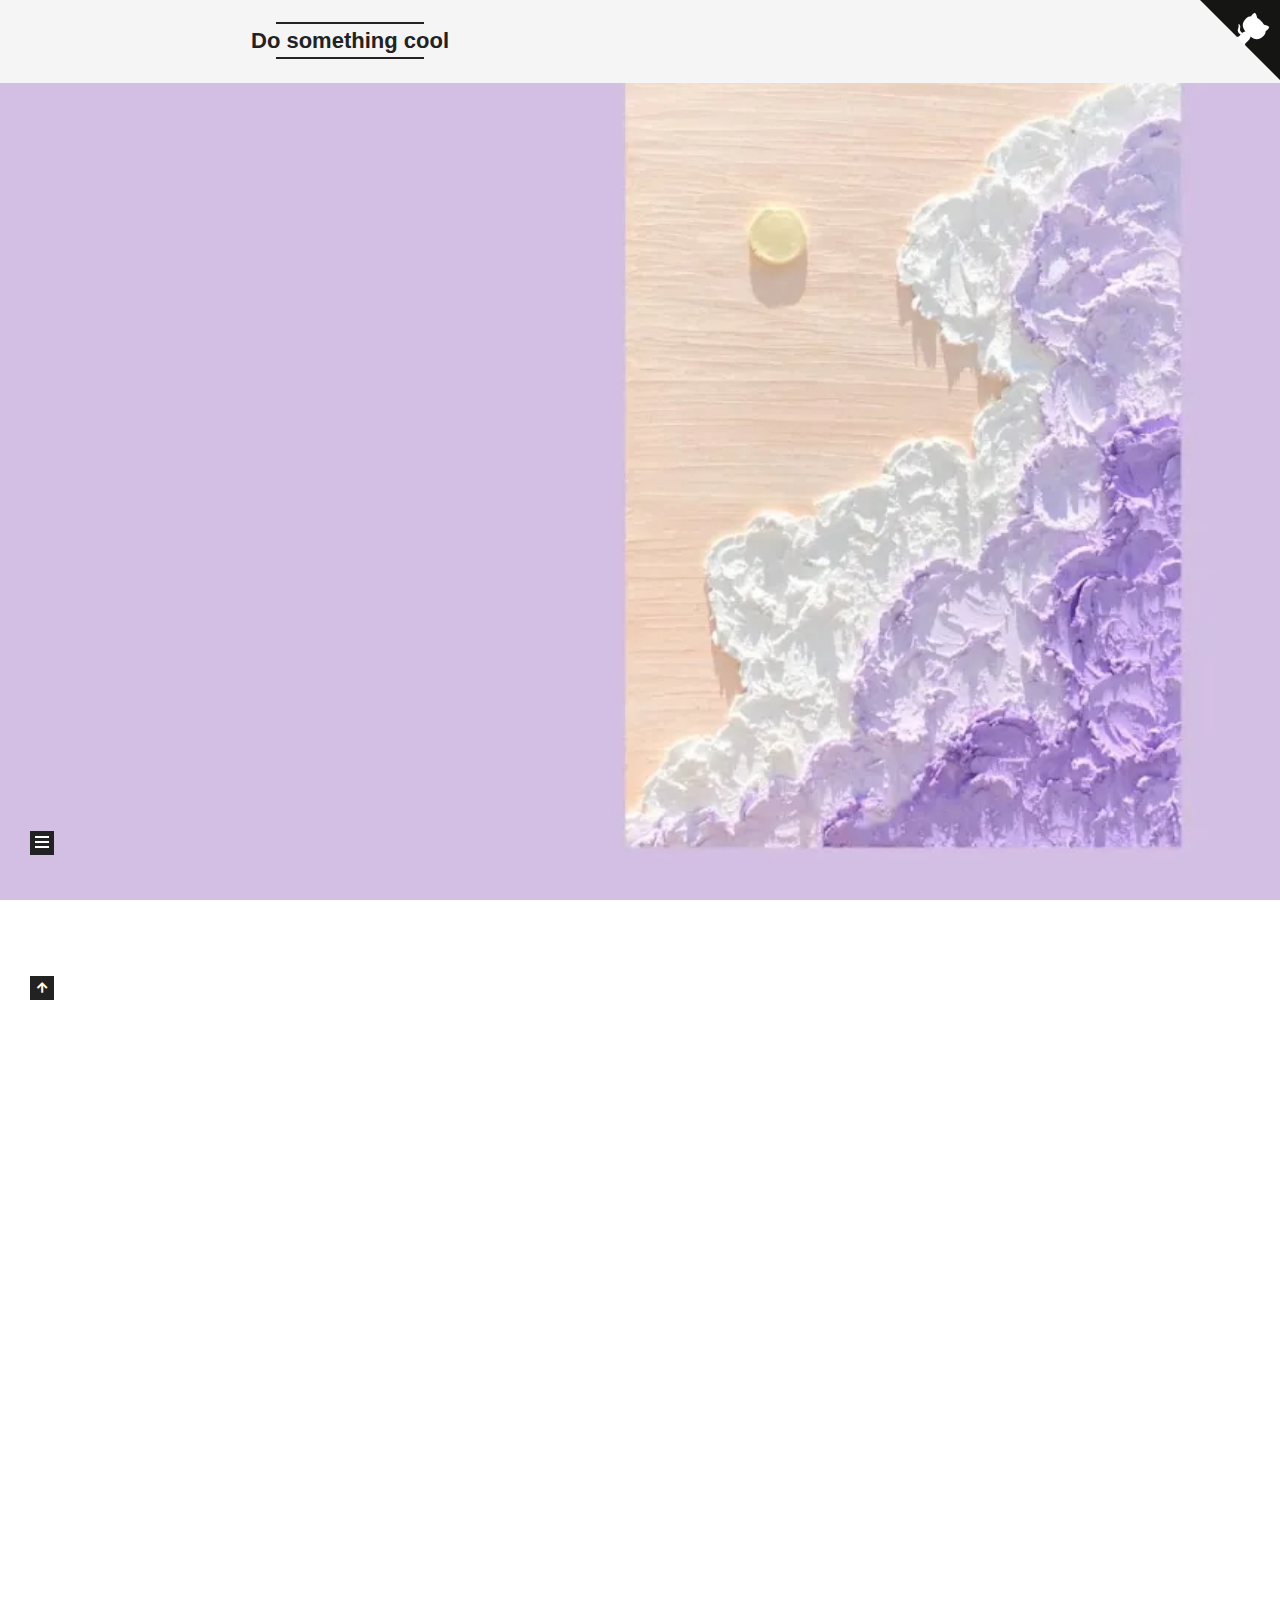
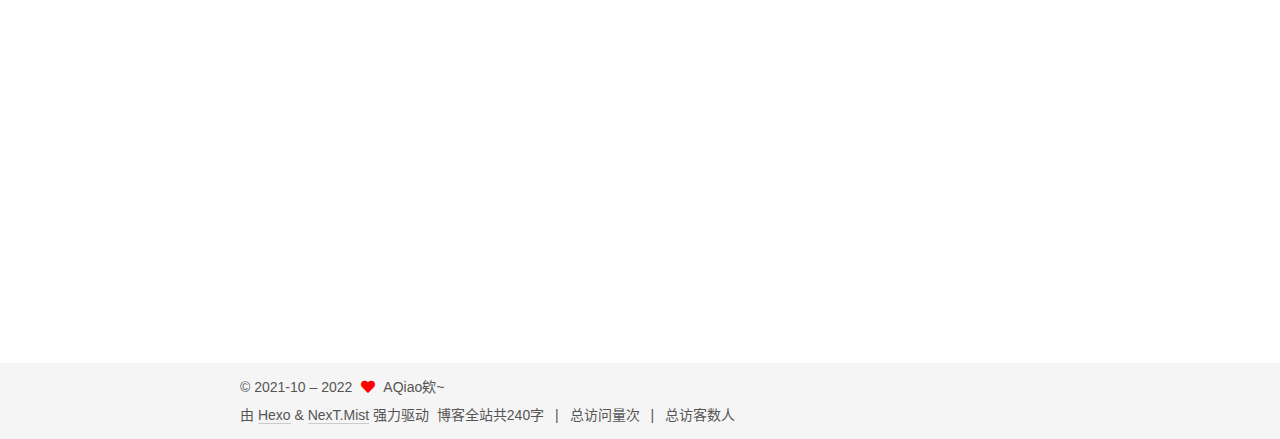
<file: index.html>
<!DOCTYPE html>
<html lang="zh-CN">
<head>
  <meta charset="UTF-8">
<meta name="viewport" content="width=device-width, initial-scale=1, maximum-scale=2">
<meta name="theme-color" content="#222">
<meta name="generator" content="Hexo 6.2.0">
  <link rel="apple-touch-icon" sizes="180x180" href="/images/apple-touch-icon-next.png">
  <link rel="icon" type="image/png" sizes="32x32" href="/images/favicon-32x32-next.png">
  <link rel="icon" type="image/png" sizes="16x16" href="/images/favicon-16x16-next.png">
  <link rel="mask-icon" href="/images/logo.svg" color="#222">

<link rel="stylesheet" href="/css/main.css">


<link rel="stylesheet" href="/lib/font-awesome/css/all.min.css">
  <link rel="stylesheet" href="/lib/pace/pace-theme-minimal.min.css">
  <script src="/lib/pace/pace.min.js"></script>

<script id="hexo-configurations">
    var NexT = window.NexT || {};
    var CONFIG = {"hostname":"example.com","root":"/","scheme":"Mist","version":"7.8.0","exturl":false,"sidebar":{"position":"left","display":"post","padding":18,"offset":12,"onmobile":false},"copycode":{"enable":false,"show_result":false,"style":null},"back2top":{"enable":true,"sidebar":false,"scrollpercent":false},"bookmark":{"enable":false,"color":"#222","save":"auto"},"fancybox":false,"mediumzoom":false,"lazyload":false,"pangu":false,"comments":{"style":"tabs","active":null,"storage":true,"lazyload":false,"nav":null},"algolia":{"hits":{"per_page":10},"labels":{"input_placeholder":"Search for Posts","hits_empty":"We didn't find any results for the search: ${query}","hits_stats":"${hits} results found in ${time} ms"}},"localsearch":{"enable":false,"trigger":"auto","top_n_per_article":1,"unescape":false,"preload":false},"motion":{"enable":true,"async":false,"transition":{"post_block":"fadeIn","post_header":"slideDownIn","post_body":"slideDownIn","coll_header":"slideLeftIn","sidebar":"slideUpIn"}}};
  </script>

  <meta name="description" content="日復一日也會有新的快樂">
<meta property="og:type" content="website">
<meta property="og:title" content="Do something cool">
<meta property="og:url" content="http://example.com/index.html">
<meta property="og:site_name" content="Do something cool">
<meta property="og:description" content="日復一日也會有新的快樂">
<meta property="og:locale" content="zh_CN">
<meta property="article:author" content="AQiao欸~">
<meta property="article:tag" content="坚持">
<meta name="twitter:card" content="summary">

<link rel="canonical" href="http://example.com/">


<script id="page-configurations">
  // https://hexo.io/docs/variables.html
  CONFIG.page = {
    sidebar: "",
    isHome : true,
    isPost : false,
    lang   : 'zh-CN'
  };
</script>

  <title>Do something cool</title>
  






  <noscript>
  <style>
  .use-motion .brand,
  .use-motion .menu-item,
  .sidebar-inner,
  .use-motion .post-block,
  .use-motion .pagination,
  .use-motion .comments,
  .use-motion .post-header,
  .use-motion .post-body,
  .use-motion .collection-header { opacity: initial; }

  .use-motion .site-title,
  .use-motion .site-subtitle {
    opacity: initial;
    top: initial;
  }

  .use-motion .logo-line-before i { left: initial; }
  .use-motion .logo-line-after i { right: initial; }
  </style>
</noscript>

<link rel="alternate" href="/rss2.xml" title="Do something cool" type="application/rss+xml">
</head>

<body itemscope itemtype="http://schema.org/WebPage">
  <div class="container use-motion">
    <div class="headband"></div>
    <a target="_blank" rel="noopener" href="https://your-url" class="github-corner" aria-label="View source on GitHub"><svg width="80" height="80" viewBox="0 0 250 250" style="fill:#151513; color:#fff; position: absolute; top: 0; border: 0; right: 0;" aria-hidden="true"><path d="M0,0 L115,115 L130,115 L142,142 L250,250 L250,0 Z"></path><path d="M128.3,109.0 C113.8,99.7 119.0,89.6 119.0,89.6 C122.0,82.7 120.5,78.6 120.5,78.6 C119.2,72.0 123.4,76.3 123.4,76.3 C127.3,80.9 125.5,87.3 125.5,87.3 C122.9,97.6 130.6,101.9 134.4,103.2" fill="currentColor" style="transform-origin: 130px 106px;" class="octo-arm"></path><path d="M115.0,115.0 C114.9,115.1 118.7,116.5 119.8,115.4 L133.7,101.6 C136.9,99.2 139.9,98.4 142.2,98.6 C133.8,88.0 127.5,74.4 143.8,58.0 C148.5,53.4 154.0,51.2 159.7,51.0 C160.3,49.4 163.2,43.6 171.4,40.1 C171.4,40.1 176.1,42.5 178.8,56.2 C183.1,58.6 187.2,61.8 190.9,65.4 C194.5,69.0 197.7,73.2 200.1,77.6 C213.8,80.2 216.3,84.9 216.3,84.9 C212.7,93.1 206.9,96.0 205.4,96.6 C205.1,102.4 203.0,107.8 198.3,112.5 C181.9,128.9 168.3,122.5 157.7,114.1 C157.9,116.9 156.7,120.9 152.7,124.9 L141.0,136.5 C139.8,137.7 141.6,141.9 141.8,141.8 Z" fill="currentColor" class="octo-body"></path></svg></a><style>.github-corner:hover .octo-arm{animation:octocat-wave 560ms ease-in-out}@keyframes octocat-wave{0%,100%{transform:rotate(0)}20%,60%{transform:rotate(-25deg)}40%,80%{transform:rotate(10deg)}}@media (max-width:500px){.github-corner:hover .octo-arm{animation:none}.github-corner .octo-arm{animation:octocat-wave 560ms ease-in-out}}</style>

    <header class="header" itemscope itemtype="http://schema.org/WPHeader">
      <div class="header-inner"><div class="site-brand-container">
  <div class="site-nav-toggle">
    <div class="toggle" aria-label="切换导航栏">
      <span class="toggle-line toggle-line-first"></span>
      <span class="toggle-line toggle-line-middle"></span>
      <span class="toggle-line toggle-line-last"></span>
    </div>
  </div>

  <div class="site-meta">

    <a href="/" class="brand" rel="start">
      <span class="logo-line-before"><i></i></span>
      <h1 class="site-title">Do something cool</h1>
      <span class="logo-line-after"><i></i></span>
    </a>
      <p class="site-subtitle" itemprop="description">永远相信坚持的力量</p>
  </div>

  <div class="site-nav-right">
    <div class="toggle popup-trigger">
    </div>
  </div>
</div>




<nav class="site-nav">
  <ul id="menu" class="main-menu menu">
        <li class="menu-item menu-item-home">

    <a href="/" rel="section"><i class="fa fa-home fa-fw"></i>首页</a>

  </li>
        <li class="menu-item menu-item-archives">

    <a href="/archives/" rel="section"><i class="fa fa-archive fa-fw"></i>归档</a>

  </li>
        <li class="menu-item menu-item-categories">

    <a href="/categories/" rel="section"><i class="fa fa-th fa-fw"></i>分类</a>

  </li>
        <li class="menu-item menu-item-tags">

    <a href="/tags/" rel="section"><i class="fa fa-tags fa-fw"></i>标签</a>

  </li>
        <li class="menu-item menu-item-about">

    <a href="/about/" rel="section"><i class="fa fa-user fa-fw"></i>关于</a>

  </li>
        <li class="menu-item menu-item-schedule">

    <a href="/schedule/" rel="section"><i class="fa fa-calendar fa-fw"></i>日程表</a>

  </li>
        <li class="menu-item menu-item-resources">

    <a href="/resources/" rel="section"><i class="fa fa-download fa-fw"></i>资源</a>

  </li>
  </ul>
</nav>




</div>
    </header>

    
  <div class="back-to-top">
    <i class="fa fa-arrow-up"></i>
    <span>0%</span>
  </div>


    <main class="main">
      <div class="main-inner">
        <div class="content-wrap">
          

          <div class="content index posts-expand">
            
      
  
  
  <article itemscope itemtype="http://schema.org/Article" class="post-block" lang="zh-CN">
    <link itemprop="mainEntityOfPage" href="http://example.com/2022/08/21/say-hi-to-everyone/">

    <span hidden itemprop="author" itemscope itemtype="http://schema.org/Person">
      <meta itemprop="image" content="/images/avatar.png">
      <meta itemprop="name" content="AQiao欸~">
      <meta itemprop="description" content="日復一日也會有新的快樂">
    </span>

    <span hidden itemprop="publisher" itemscope itemtype="http://schema.org/Organization">
      <meta itemprop="name" content="Do something cool">
    </span>
      <header class="post-header">
        <h2 class="post-title" itemprop="name headline">
          
            <a href="/2022/08/21/say-hi-to-everyone/" class="post-title-link" itemprop="url">欢迎来到我的博客 Let's do something cool!</a>
        </h2>

        <div class="post-meta">
            <span class="post-meta-item">
              <span class="post-meta-item-icon">
                <i class="far fa-calendar"></i>
              </span>
              <span class="post-meta-item-text">发表于</span>
              

              <time title="创建时间：2022-08-21 10:22:52 / 修改时间：10:31:16" itemprop="dateCreated datePublished" datetime="2022-08-21T10:22:52+08:00">2022-08-21</time>
            </span>

          

        </div>
      </header>

    
    
    
    <div class="post-body" itemprop="articleBody">

      
          <p>一些碎碎念…<br>本博客用来记录自己在学习、工作上遇到的问题及解决方法，新技术的学习笔记等等，考虑到自己在解决问题的时候总是要查一篇接着一篇的技术博客才能解决问题，所以希望自己写的每篇博客都能尽可能的记录下自己解决问题的所有流程，方便复盘也希望能对其他人有所帮助。毕竟，详尽的博客文章谁会不爱呢hhh</p>
<p>话不多说 咱们就开干吧！<br>关注AQiao的博客 和我一起做些很酷的事情吧！</p>

      
    </div>

    
    
    

    
      <footer class="post-footer">
        <div class="post-eof"></div>
      </footer>
  </article>
  
  
  

      
  
  
  <article itemscope itemtype="http://schema.org/Article" class="post-block" lang="zh-CN">
    <link itemprop="mainEntityOfPage" href="http://example.com/2022/08/10/hello-world/">

    <span hidden itemprop="author" itemscope itemtype="http://schema.org/Person">
      <meta itemprop="image" content="/images/avatar.png">
      <meta itemprop="name" content="AQiao欸~">
      <meta itemprop="description" content="日復一日也會有新的快樂">
    </span>

    <span hidden itemprop="publisher" itemscope itemtype="http://schema.org/Organization">
      <meta itemprop="name" content="Do something cool">
    </span>
      <header class="post-header">
        <h2 class="post-title" itemprop="name headline">
          
            <a href="/2022/08/10/hello-world/" class="post-title-link" itemprop="url">Hello World</a>
        </h2>

        <div class="post-meta">
            <span class="post-meta-item">
              <span class="post-meta-item-icon">
                <i class="far fa-calendar"></i>
              </span>
              <span class="post-meta-item-text">发表于</span>

              <time title="创建时间：2022-08-10 22:11:43" itemprop="dateCreated datePublished" datetime="2022-08-10T22:11:43+08:00">2022-08-10</time>
            </span>

          

        </div>
      </header>

    
    
    
    <div class="post-body" itemprop="articleBody">

      
          <p>Welcome to <a target="_blank" rel="noopener" href="https://hexo.io/">Hexo</a>! This is your very first post. Check <a target="_blank" rel="noopener" href="https://hexo.io/docs/">documentation</a> for more info. If you get any problems when using Hexo, you can find the answer in <a target="_blank" rel="noopener" href="https://hexo.io/docs/troubleshooting.html">troubleshooting</a> or you can ask me on <a target="_blank" rel="noopener" href="https://github.com/hexojs/hexo/issues">GitHub</a>.</p>
<h2 id="Quick-Start"><a href="#Quick-Start" class="headerlink" title="Quick Start"></a>Quick Start</h2><h3 id="Create-a-new-post"><a href="#Create-a-new-post" class="headerlink" title="Create a new post"></a>Create a new post</h3><figure class="highlight bash"><table><tr><td class="gutter"><pre><span class="line">1</span><br></pre></td><td class="code"><pre><span class="line">$ hexo new <span class="string">&quot;My New Post&quot;</span></span><br></pre></td></tr></table></figure>

<p>More info: <a target="_blank" rel="noopener" href="https://hexo.io/docs/writing.html">Writing</a></p>
<h3 id="Run-server"><a href="#Run-server" class="headerlink" title="Run server"></a>Run server</h3><figure class="highlight bash"><table><tr><td class="gutter"><pre><span class="line">1</span><br></pre></td><td class="code"><pre><span class="line">$ hexo server</span><br></pre></td></tr></table></figure>

<p>More info: <a target="_blank" rel="noopener" href="https://hexo.io/docs/server.html">Server</a></p>
<h3 id="Generate-static-files"><a href="#Generate-static-files" class="headerlink" title="Generate static files"></a>Generate static files</h3><figure class="highlight bash"><table><tr><td class="gutter"><pre><span class="line">1</span><br></pre></td><td class="code"><pre><span class="line">$ hexo generate</span><br></pre></td></tr></table></figure>

<p>More info: <a target="_blank" rel="noopener" href="https://hexo.io/docs/generating.html">Generating</a></p>
<h3 id="Deploy-to-remote-sites"><a href="#Deploy-to-remote-sites" class="headerlink" title="Deploy to remote sites"></a>Deploy to remote sites</h3><figure class="highlight bash"><table><tr><td class="gutter"><pre><span class="line">1</span><br></pre></td><td class="code"><pre><span class="line">$ hexo deploy</span><br></pre></td></tr></table></figure>

<p>More info: <a target="_blank" rel="noopener" href="https://hexo.io/docs/one-command-deployment.html">Deployment</a></p>

      
    </div>

    
    
    

    
      <footer class="post-footer">
        <div class="post-eof"></div>
      </footer>
  </article>
  
  
  


  



          </div>
          

<script>
  window.addEventListener('tabs:register', () => {
    let { activeClass } = CONFIG.comments;
    if (CONFIG.comments.storage) {
      activeClass = localStorage.getItem('comments_active') || activeClass;
    }
    if (activeClass) {
      let activeTab = document.querySelector(`a[href="#comment-${activeClass}"]`);
      if (activeTab) {
        activeTab.click();
      }
    }
  });
  if (CONFIG.comments.storage) {
    window.addEventListener('tabs:click', event => {
      if (!event.target.matches('.tabs-comment .tab-content .tab-pane')) return;
      let commentClass = event.target.classList[1];
      localStorage.setItem('comments_active', commentClass);
    });
  }
</script>

        </div>
          
  
  <div class="toggle sidebar-toggle">
    <span class="toggle-line toggle-line-first"></span>
    <span class="toggle-line toggle-line-middle"></span>
    <span class="toggle-line toggle-line-last"></span>
  </div>

  <aside class="sidebar">
    <div class="sidebar-inner">

      <ul class="sidebar-nav motion-element">
        <li class="sidebar-nav-toc">
          文章目录
        </li>
        <li class="sidebar-nav-overview">
          站点概览
        </li>
      </ul>

      <!--noindex-->
      <div class="post-toc-wrap sidebar-panel">
      </div>
      <!--/noindex-->

      <div class="site-overview-wrap sidebar-panel">
        <div class="site-author motion-element" itemprop="author" itemscope itemtype="http://schema.org/Person">
    <img class="site-author-image" itemprop="image" alt="AQiao欸~"
      src="/images/avatar.png">
  <p class="site-author-name" itemprop="name">AQiao欸~</p>
  <div class="site-description" itemprop="description">日復一日也會有新的快樂</div>
</div>
<div class="site-state-wrap motion-element">
  <nav class="site-state">
      <div class="site-state-item site-state-posts">
          <a href="/archives/">
        
          <span class="site-state-item-count">2</span>
          <span class="site-state-item-name">日志</span>
        </a>
      </div>
  </nav>
</div>
  <div class="links-of-author motion-element">
      <span class="links-of-author-item">
        <a href="https://github.com/Qiaoxqx" title="GitHub → https:&#x2F;&#x2F;github.com&#x2F;Qiaoxqx" rel="noopener" target="_blank"><i class="fab fa-github fa-fw"></i>GitHub</a>
      </span>
      <span class="links-of-author-item">
        <a href="mailto:strive_xqx0603@126.com" title="E-Mail → mailto:strive_xqx0603@126.com" rel="noopener" target="_blank"><i class="fa fa-envelope fa-fw"></i>E-Mail</a>
      </span>
  </div>


  <div class="links-of-blogroll motion-element">
    <div class="links-of-blogroll-title"><i class="fa fa-link fa-fw"></i>
      Links
    </div>
    <ul class="links-of-blogroll-list">
        <li class="links-of-blogroll-item">
          <a href="https://leetcode.cn/" title="https:&#x2F;&#x2F;leetcode.cn" rel="noopener" target="_blank">leetcode</a>
        </li>
        <li class="links-of-blogroll-item">
          <a href="https://xiaolincoding.com/" title="https:&#x2F;&#x2F;xiaolincoding.com" rel="noopener" target="_blank">小林coding</a>
        </li>
        <li class="links-of-blogroll-item">
          <a href="https://baidu.com/" title="https:&#x2F;&#x2F;baidu.com" rel="noopener" target="_blank">百度</a>
        </li>
    </ul>
  </div>

      </div>

    </div>
  </aside>
  <div id="sidebar-dimmer"></div>


      </div>
    </main>

    <footer class="footer">
      <div class="footer-inner">
        

        

<div class="copyright">
  
  &copy; 2021-10 – 
  <span itemprop="copyrightYear">2022</span>
  <span class="with-love">
    <i class="fa fa-heart"></i>
  </span>
  <span class="author" itemprop="copyrightHolder">AQiao欸~</span>
</div>
  <div class="powered-by">由 <a href="https://hexo.io/" class="theme-link" rel="noopener" target="_blank">Hexo</a> & <a href="https://mist.theme-next.org/" class="theme-link" rel="noopener" target="_blank">NexT.Mist</a> 强力驱动
  </div>

<div class="theme-info">
  <div class="powered-by"></div>
  <span class="post-count">博客全站共240字</span>
</div>


    <script async src="//dn-lbstatics.qbox.me/busuanzi/2.3/busuanzi.pure.mini.js"></script>

    <span class="post-meta-divider">|</span>
    <span id="busuanzi_container_site_pv">总访问量<span id="busuanzi_value_site_pv"></span>次</span>
    <span class="post-meta-divider">|</span>
    <span id="busuanzi_container_site_uv">总访客数<span id="busuanzi_value_site_uv"></span>人</span>
<script>
$(document).ready(function() {

    var int = setInterval(fixCount, 50);  // 50ms周期检测函数
    var countOffset = 0;  // 初始化首次数据

    function fixCount() {            
       if (document.getElementById("busuanzi_container_site_pv").style.display != "none")
        {
            $("#busuanzi_value_site_pv").html(parseInt($("#busuanzi_value_site_pv").html()) + countOffset); 
            clearInterval(int);
        }                  
        if ($("#busuanzi_container_site_pv").css("display") != "none")
        {
            $("#busuanzi_value_site_uv").html(parseInt($("#busuanzi_value_site_uv").html()) + countOffset); // 加上初始数据 
            clearInterval(int); // 停止检测
        }  
    }
       	
});
</script> 



        
<div class="busuanzi-count">
  <script async src="https://busuanzi.ibruce.info/busuanzi/2.3/busuanzi.pure.mini.js"></script>
    <span class="post-meta-item" id="busuanzi_container_site_uv" style="display: none;">
      <span class="post-meta-item-icon">
        <i class="fa fa-user"></i>
      </span>
      <span class="site-uv" title="总访客量">
        <span id="busuanzi_value_site_uv"></span>
      </span>
    </span>
    <span class="post-meta-item" id="busuanzi_container_site_pv" style="display: none;">
      <span class="post-meta-item-icon">
        <i class="fa fa-eye"></i>
      </span>
      <span class="site-pv" title="总访问量">
        <span id="busuanzi_value_site_pv"></span>
      </span>
    </span>
</div>








      </div>
    </footer>
  </div>

  
  <script src="/lib/anime.min.js"></script>
  <script src="/lib/velocity/velocity.min.js"></script>
  <script src="/lib/velocity/velocity.ui.min.js"></script>

<script src="/js/utils.js"></script>

<script src="/js/motion.js"></script>


<script src="/js/schemes/muse.js"></script>


<script src="/js/next-boot.js"></script>




  















  

  


</body>
</html>
</file>
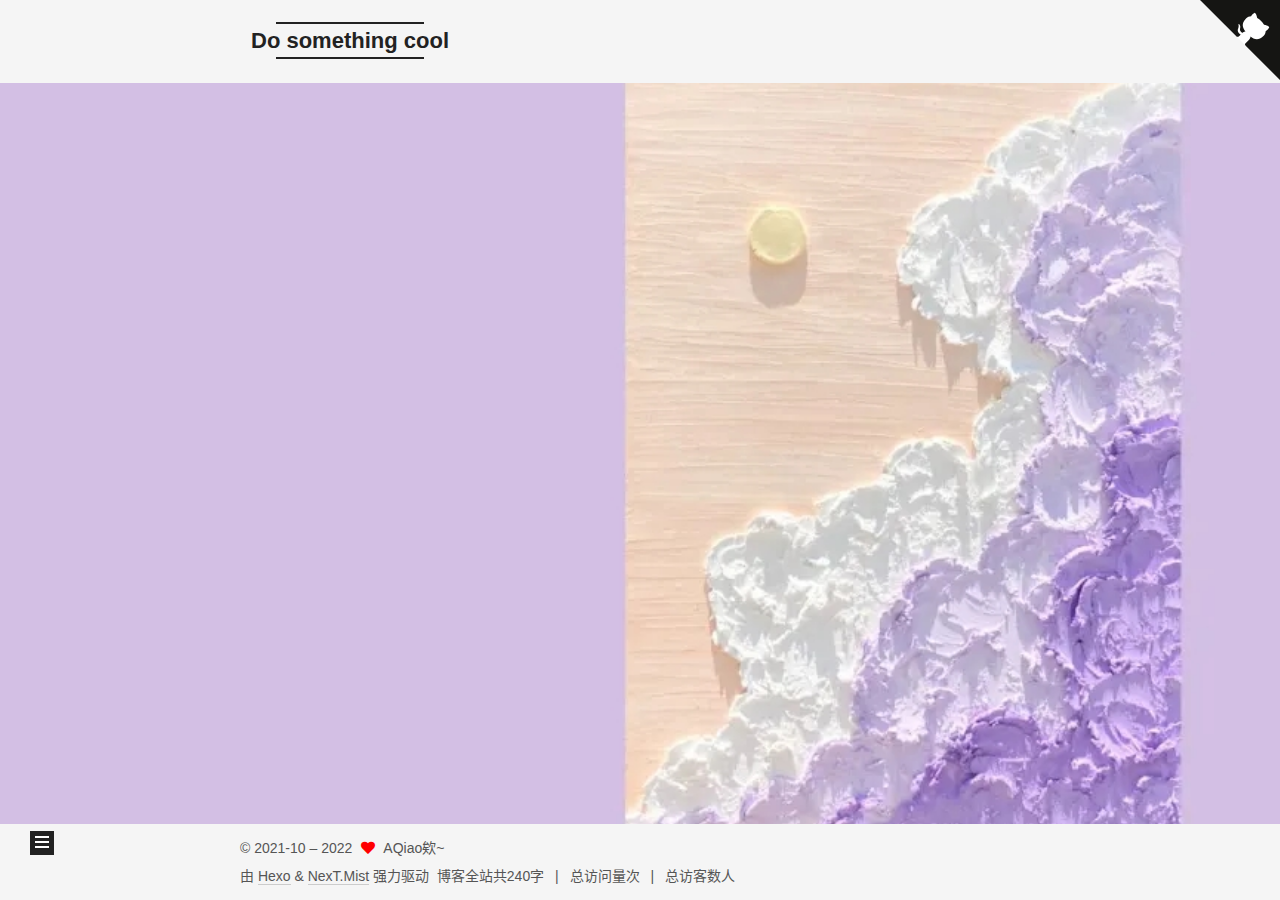
<file: about/index.html>
<!DOCTYPE html>
<html lang="zh-CN">
<head>
  <meta charset="UTF-8">
<meta name="viewport" content="width=device-width, initial-scale=1, maximum-scale=2">
<meta name="theme-color" content="#222">
<meta name="generator" content="Hexo 6.2.0">
  <link rel="apple-touch-icon" sizes="180x180" href="/images/apple-touch-icon-next.png">
  <link rel="icon" type="image/png" sizes="32x32" href="/images/favicon-32x32-next.png">
  <link rel="icon" type="image/png" sizes="16x16" href="/images/favicon-16x16-next.png">
  <link rel="mask-icon" href="/images/logo.svg" color="#222">

<link rel="stylesheet" href="/css/main.css">


<link rel="stylesheet" href="/lib/font-awesome/css/all.min.css">
  <link rel="stylesheet" href="/lib/pace/pace-theme-minimal.min.css">
  <script src="/lib/pace/pace.min.js"></script>

<script id="hexo-configurations">
    var NexT = window.NexT || {};
    var CONFIG = {"hostname":"example.com","root":"/","scheme":"Mist","version":"7.8.0","exturl":false,"sidebar":{"position":"left","display":"post","padding":18,"offset":12,"onmobile":false},"copycode":{"enable":false,"show_result":false,"style":null},"back2top":{"enable":true,"sidebar":false,"scrollpercent":false},"bookmark":{"enable":false,"color":"#222","save":"auto"},"fancybox":false,"mediumzoom":false,"lazyload":false,"pangu":false,"comments":{"style":"tabs","active":null,"storage":true,"lazyload":false,"nav":null},"algolia":{"hits":{"per_page":10},"labels":{"input_placeholder":"Search for Posts","hits_empty":"We didn't find any results for the search: ${query}","hits_stats":"${hits} results found in ${time} ms"}},"localsearch":{"enable":false,"trigger":"auto","top_n_per_article":1,"unescape":false,"preload":false},"motion":{"enable":true,"async":false,"transition":{"post_block":"fadeIn","post_header":"slideDownIn","post_body":"slideDownIn","coll_header":"slideLeftIn","sidebar":"slideUpIn"}}};
  </script>

  <meta name="description" content="日復一日也會有新的快樂">
<meta property="og:type" content="website">
<meta property="og:title" content="关于">
<meta property="og:url" content="http://example.com/about/index.html">
<meta property="og:site_name" content="Do something cool">
<meta property="og:description" content="日復一日也會有新的快樂">
<meta property="og:locale" content="zh_CN">
<meta property="article:published_time" content="2021-10-11T02:44:35.000Z">
<meta property="article:modified_time" content="2022-08-11T02:46:52.589Z">
<meta property="article:author" content="AQiao欸~">
<meta property="article:tag" content="坚持">
<meta name="twitter:card" content="summary">

<link rel="canonical" href="http://example.com/about/">


<script id="page-configurations">
  // https://hexo.io/docs/variables.html
  CONFIG.page = {
    sidebar: "",
    isHome : false,
    isPost : false,
    lang   : 'zh-CN'
  };
</script>

  <title>关于 | Do something cool
</title>
  






  <noscript>
  <style>
  .use-motion .brand,
  .use-motion .menu-item,
  .sidebar-inner,
  .use-motion .post-block,
  .use-motion .pagination,
  .use-motion .comments,
  .use-motion .post-header,
  .use-motion .post-body,
  .use-motion .collection-header { opacity: initial; }

  .use-motion .site-title,
  .use-motion .site-subtitle {
    opacity: initial;
    top: initial;
  }

  .use-motion .logo-line-before i { left: initial; }
  .use-motion .logo-line-after i { right: initial; }
  </style>
</noscript>

<link rel="alternate" href="/rss2.xml" title="Do something cool" type="application/rss+xml">
</head>

<body itemscope itemtype="http://schema.org/WebPage">
  <div class="container use-motion">
    <div class="headband"></div>
    <a target="_blank" rel="noopener" href="https://your-url" class="github-corner" aria-label="View source on GitHub"><svg width="80" height="80" viewBox="0 0 250 250" style="fill:#151513; color:#fff; position: absolute; top: 0; border: 0; right: 0;" aria-hidden="true"><path d="M0,0 L115,115 L130,115 L142,142 L250,250 L250,0 Z"></path><path d="M128.3,109.0 C113.8,99.7 119.0,89.6 119.0,89.6 C122.0,82.7 120.5,78.6 120.5,78.6 C119.2,72.0 123.4,76.3 123.4,76.3 C127.3,80.9 125.5,87.3 125.5,87.3 C122.9,97.6 130.6,101.9 134.4,103.2" fill="currentColor" style="transform-origin: 130px 106px;" class="octo-arm"></path><path d="M115.0,115.0 C114.9,115.1 118.7,116.5 119.8,115.4 L133.7,101.6 C136.9,99.2 139.9,98.4 142.2,98.6 C133.8,88.0 127.5,74.4 143.8,58.0 C148.5,53.4 154.0,51.2 159.7,51.0 C160.3,49.4 163.2,43.6 171.4,40.1 C171.4,40.1 176.1,42.5 178.8,56.2 C183.1,58.6 187.2,61.8 190.9,65.4 C194.5,69.0 197.7,73.2 200.1,77.6 C213.8,80.2 216.3,84.9 216.3,84.9 C212.7,93.1 206.9,96.0 205.4,96.6 C205.1,102.4 203.0,107.8 198.3,112.5 C181.9,128.9 168.3,122.5 157.7,114.1 C157.9,116.9 156.7,120.9 152.7,124.9 L141.0,136.5 C139.8,137.7 141.6,141.9 141.8,141.8 Z" fill="currentColor" class="octo-body"></path></svg></a><style>.github-corner:hover .octo-arm{animation:octocat-wave 560ms ease-in-out}@keyframes octocat-wave{0%,100%{transform:rotate(0)}20%,60%{transform:rotate(-25deg)}40%,80%{transform:rotate(10deg)}}@media (max-width:500px){.github-corner:hover .octo-arm{animation:none}.github-corner .octo-arm{animation:octocat-wave 560ms ease-in-out}}</style>

    <header class="header" itemscope itemtype="http://schema.org/WPHeader">
      <div class="header-inner"><div class="site-brand-container">
  <div class="site-nav-toggle">
    <div class="toggle" aria-label="切换导航栏">
      <span class="toggle-line toggle-line-first"></span>
      <span class="toggle-line toggle-line-middle"></span>
      <span class="toggle-line toggle-line-last"></span>
    </div>
  </div>

  <div class="site-meta">

    <a href="/" class="brand" rel="start">
      <span class="logo-line-before"><i></i></span>
      <h1 class="site-title">Do something cool</h1>
      <span class="logo-line-after"><i></i></span>
    </a>
      <p class="site-subtitle" itemprop="description">永远相信坚持的力量</p>
  </div>

  <div class="site-nav-right">
    <div class="toggle popup-trigger">
    </div>
  </div>
</div>




<nav class="site-nav">
  <ul id="menu" class="main-menu menu">
        <li class="menu-item menu-item-home">

    <a href="/" rel="section"><i class="fa fa-home fa-fw"></i>首页</a>

  </li>
        <li class="menu-item menu-item-archives">

    <a href="/archives/" rel="section"><i class="fa fa-archive fa-fw"></i>归档</a>

  </li>
        <li class="menu-item menu-item-categories">

    <a href="/categories/" rel="section"><i class="fa fa-th fa-fw"></i>分类</a>

  </li>
        <li class="menu-item menu-item-tags">

    <a href="/tags/" rel="section"><i class="fa fa-tags fa-fw"></i>标签</a>

  </li>
        <li class="menu-item menu-item-about">

    <a href="/about/" rel="section"><i class="fa fa-user fa-fw"></i>关于</a>

  </li>
        <li class="menu-item menu-item-schedule">

    <a href="/schedule/" rel="section"><i class="fa fa-calendar fa-fw"></i>日程表</a>

  </li>
        <li class="menu-item menu-item-resources">

    <a href="/resources/" rel="section"><i class="fa fa-download fa-fw"></i>资源</a>

  </li>
  </ul>
</nav>




</div>
    </header>

    
  <div class="back-to-top">
    <i class="fa fa-arrow-up"></i>
    <span>0%</span>
  </div>


    <main class="main">
      <div class="main-inner">
        <div class="content-wrap">
          
  
  

          <div class="content page posts-expand">
            

    
    
    
    <div class="post-block" lang="zh-CN">
      <header class="post-header">

<h1 class="post-title" itemprop="name headline">关于
</h1>

<div class="post-meta">
  

</div>

</header>

      
      
      
      <div class="post-body">
          
      </div>
      
      
      
    </div>
    

    
    
    


          </div>
          

<script>
  window.addEventListener('tabs:register', () => {
    let { activeClass } = CONFIG.comments;
    if (CONFIG.comments.storage) {
      activeClass = localStorage.getItem('comments_active') || activeClass;
    }
    if (activeClass) {
      let activeTab = document.querySelector(`a[href="#comment-${activeClass}"]`);
      if (activeTab) {
        activeTab.click();
      }
    }
  });
  if (CONFIG.comments.storage) {
    window.addEventListener('tabs:click', event => {
      if (!event.target.matches('.tabs-comment .tab-content .tab-pane')) return;
      let commentClass = event.target.classList[1];
      localStorage.setItem('comments_active', commentClass);
    });
  }
</script>

        </div>
          
  
  <div class="toggle sidebar-toggle">
    <span class="toggle-line toggle-line-first"></span>
    <span class="toggle-line toggle-line-middle"></span>
    <span class="toggle-line toggle-line-last"></span>
  </div>

  <aside class="sidebar">
    <div class="sidebar-inner">

      <ul class="sidebar-nav motion-element">
        <li class="sidebar-nav-toc">
          文章目录
        </li>
        <li class="sidebar-nav-overview">
          站点概览
        </li>
      </ul>

      <!--noindex-->
      <div class="post-toc-wrap sidebar-panel">
      </div>
      <!--/noindex-->

      <div class="site-overview-wrap sidebar-panel">
        <div class="site-author motion-element" itemprop="author" itemscope itemtype="http://schema.org/Person">
    <img class="site-author-image" itemprop="image" alt="AQiao欸~"
      src="/images/avatar.png">
  <p class="site-author-name" itemprop="name">AQiao欸~</p>
  <div class="site-description" itemprop="description">日復一日也會有新的快樂</div>
</div>
<div class="site-state-wrap motion-element">
  <nav class="site-state">
      <div class="site-state-item site-state-posts">
          <a href="/archives/">
        
          <span class="site-state-item-count">2</span>
          <span class="site-state-item-name">日志</span>
        </a>
      </div>
  </nav>
</div>
  <div class="links-of-author motion-element">
      <span class="links-of-author-item">
        <a href="https://github.com/Qiaoxqx" title="GitHub → https:&#x2F;&#x2F;github.com&#x2F;Qiaoxqx" rel="noopener" target="_blank"><i class="fab fa-github fa-fw"></i>GitHub</a>
      </span>
      <span class="links-of-author-item">
        <a href="mailto:strive_xqx0603@126.com" title="E-Mail → mailto:strive_xqx0603@126.com" rel="noopener" target="_blank"><i class="fa fa-envelope fa-fw"></i>E-Mail</a>
      </span>
  </div>


  <div class="links-of-blogroll motion-element">
    <div class="links-of-blogroll-title"><i class="fa fa-link fa-fw"></i>
      Links
    </div>
    <ul class="links-of-blogroll-list">
        <li class="links-of-blogroll-item">
          <a href="https://leetcode.cn/" title="https:&#x2F;&#x2F;leetcode.cn" rel="noopener" target="_blank">leetcode</a>
        </li>
        <li class="links-of-blogroll-item">
          <a href="https://xiaolincoding.com/" title="https:&#x2F;&#x2F;xiaolincoding.com" rel="noopener" target="_blank">小林coding</a>
        </li>
        <li class="links-of-blogroll-item">
          <a href="https://baidu.com/" title="https:&#x2F;&#x2F;baidu.com" rel="noopener" target="_blank">百度</a>
        </li>
    </ul>
  </div>

      </div>

    </div>
  </aside>
  <div id="sidebar-dimmer"></div>


      </div>
    </main>

    <footer class="footer">
      <div class="footer-inner">
        

        

<div class="copyright">
  
  &copy; 2021-10 – 
  <span itemprop="copyrightYear">2022</span>
  <span class="with-love">
    <i class="fa fa-heart"></i>
  </span>
  <span class="author" itemprop="copyrightHolder">AQiao欸~</span>
</div>
  <div class="powered-by">由 <a href="https://hexo.io/" class="theme-link" rel="noopener" target="_blank">Hexo</a> & <a href="https://mist.theme-next.org/" class="theme-link" rel="noopener" target="_blank">NexT.Mist</a> 强力驱动
  </div>

<div class="theme-info">
  <div class="powered-by"></div>
  <span class="post-count">博客全站共240字</span>
</div>


    <script async src="//dn-lbstatics.qbox.me/busuanzi/2.3/busuanzi.pure.mini.js"></script>

    <span class="post-meta-divider">|</span>
    <span id="busuanzi_container_site_pv">总访问量<span id="busuanzi_value_site_pv"></span>次</span>
    <span class="post-meta-divider">|</span>
    <span id="busuanzi_container_site_uv">总访客数<span id="busuanzi_value_site_uv"></span>人</span>
<script>
$(document).ready(function() {

    var int = setInterval(fixCount, 50);  // 50ms周期检测函数
    var countOffset = 0;  // 初始化首次数据

    function fixCount() {            
       if (document.getElementById("busuanzi_container_site_pv").style.display != "none")
        {
            $("#busuanzi_value_site_pv").html(parseInt($("#busuanzi_value_site_pv").html()) + countOffset); 
            clearInterval(int);
        }                  
        if ($("#busuanzi_container_site_pv").css("display") != "none")
        {
            $("#busuanzi_value_site_uv").html(parseInt($("#busuanzi_value_site_uv").html()) + countOffset); // 加上初始数据 
            clearInterval(int); // 停止检测
        }  
    }
       	
});
</script> 



        
<div class="busuanzi-count">
  <script async src="https://busuanzi.ibruce.info/busuanzi/2.3/busuanzi.pure.mini.js"></script>
    <span class="post-meta-item" id="busuanzi_container_site_uv" style="display: none;">
      <span class="post-meta-item-icon">
        <i class="fa fa-user"></i>
      </span>
      <span class="site-uv" title="总访客量">
        <span id="busuanzi_value_site_uv"></span>
      </span>
    </span>
    <span class="post-meta-item" id="busuanzi_container_site_pv" style="display: none;">
      <span class="post-meta-item-icon">
        <i class="fa fa-eye"></i>
      </span>
      <span class="site-pv" title="总访问量">
        <span id="busuanzi_value_site_pv"></span>
      </span>
    </span>
</div>








      </div>
    </footer>
  </div>

  
  <script src="/lib/anime.min.js"></script>
  <script src="/lib/velocity/velocity.min.js"></script>
  <script src="/lib/velocity/velocity.ui.min.js"></script>

<script src="/js/utils.js"></script>

<script src="/js/motion.js"></script>


<script src="/js/schemes/muse.js"></script>


<script src="/js/next-boot.js"></script>




  















  

  


</body>
</html>
</file>
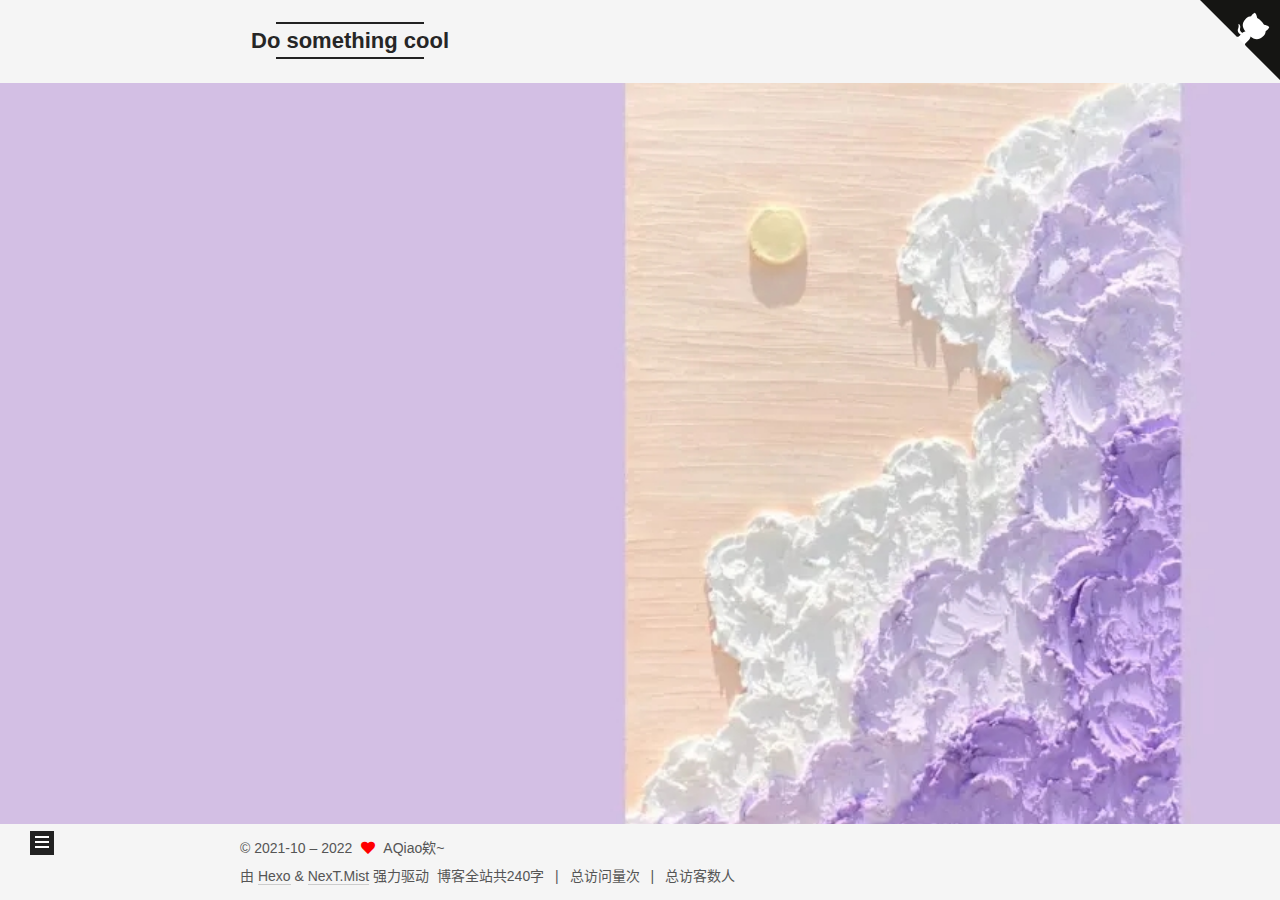
<file: archives/index.html>
<!DOCTYPE html>
<html lang="zh-CN">
<head>
  <meta charset="UTF-8">
<meta name="viewport" content="width=device-width, initial-scale=1, maximum-scale=2">
<meta name="theme-color" content="#222">
<meta name="generator" content="Hexo 6.2.0">
  <link rel="apple-touch-icon" sizes="180x180" href="/images/apple-touch-icon-next.png">
  <link rel="icon" type="image/png" sizes="32x32" href="/images/favicon-32x32-next.png">
  <link rel="icon" type="image/png" sizes="16x16" href="/images/favicon-16x16-next.png">
  <link rel="mask-icon" href="/images/logo.svg" color="#222">

<link rel="stylesheet" href="/css/main.css">


<link rel="stylesheet" href="/lib/font-awesome/css/all.min.css">
  <link rel="stylesheet" href="/lib/pace/pace-theme-minimal.min.css">
  <script src="/lib/pace/pace.min.js"></script>

<script id="hexo-configurations">
    var NexT = window.NexT || {};
    var CONFIG = {"hostname":"example.com","root":"/","scheme":"Mist","version":"7.8.0","exturl":false,"sidebar":{"position":"left","display":"post","padding":18,"offset":12,"onmobile":false},"copycode":{"enable":false,"show_result":false,"style":null},"back2top":{"enable":true,"sidebar":false,"scrollpercent":false},"bookmark":{"enable":false,"color":"#222","save":"auto"},"fancybox":false,"mediumzoom":false,"lazyload":false,"pangu":false,"comments":{"style":"tabs","active":null,"storage":true,"lazyload":false,"nav":null},"algolia":{"hits":{"per_page":10},"labels":{"input_placeholder":"Search for Posts","hits_empty":"We didn't find any results for the search: ${query}","hits_stats":"${hits} results found in ${time} ms"}},"localsearch":{"enable":false,"trigger":"auto","top_n_per_article":1,"unescape":false,"preload":false},"motion":{"enable":true,"async":false,"transition":{"post_block":"fadeIn","post_header":"slideDownIn","post_body":"slideDownIn","coll_header":"slideLeftIn","sidebar":"slideUpIn"}}};
  </script>

  <meta name="description" content="日復一日也會有新的快樂">
<meta property="og:type" content="website">
<meta property="og:title" content="Do something cool">
<meta property="og:url" content="http://example.com/archives/index.html">
<meta property="og:site_name" content="Do something cool">
<meta property="og:description" content="日復一日也會有新的快樂">
<meta property="og:locale" content="zh_CN">
<meta property="article:author" content="AQiao欸~">
<meta property="article:tag" content="坚持">
<meta name="twitter:card" content="summary">

<link rel="canonical" href="http://example.com/archives/">


<script id="page-configurations">
  // https://hexo.io/docs/variables.html
  CONFIG.page = {
    sidebar: "",
    isHome : false,
    isPost : false,
    lang   : 'zh-CN'
  };
</script>

  <title>归档 | Do something cool</title>
  






  <noscript>
  <style>
  .use-motion .brand,
  .use-motion .menu-item,
  .sidebar-inner,
  .use-motion .post-block,
  .use-motion .pagination,
  .use-motion .comments,
  .use-motion .post-header,
  .use-motion .post-body,
  .use-motion .collection-header { opacity: initial; }

  .use-motion .site-title,
  .use-motion .site-subtitle {
    opacity: initial;
    top: initial;
  }

  .use-motion .logo-line-before i { left: initial; }
  .use-motion .logo-line-after i { right: initial; }
  </style>
</noscript>

<link rel="alternate" href="/rss2.xml" title="Do something cool" type="application/rss+xml">
</head>

<body itemscope itemtype="http://schema.org/WebPage">
  <div class="container use-motion">
    <div class="headband"></div>
    <a target="_blank" rel="noopener" href="https://your-url" class="github-corner" aria-label="View source on GitHub"><svg width="80" height="80" viewBox="0 0 250 250" style="fill:#151513; color:#fff; position: absolute; top: 0; border: 0; right: 0;" aria-hidden="true"><path d="M0,0 L115,115 L130,115 L142,142 L250,250 L250,0 Z"></path><path d="M128.3,109.0 C113.8,99.7 119.0,89.6 119.0,89.6 C122.0,82.7 120.5,78.6 120.5,78.6 C119.2,72.0 123.4,76.3 123.4,76.3 C127.3,80.9 125.5,87.3 125.5,87.3 C122.9,97.6 130.6,101.9 134.4,103.2" fill="currentColor" style="transform-origin: 130px 106px;" class="octo-arm"></path><path d="M115.0,115.0 C114.9,115.1 118.7,116.5 119.8,115.4 L133.7,101.6 C136.9,99.2 139.9,98.4 142.2,98.6 C133.8,88.0 127.5,74.4 143.8,58.0 C148.5,53.4 154.0,51.2 159.7,51.0 C160.3,49.4 163.2,43.6 171.4,40.1 C171.4,40.1 176.1,42.5 178.8,56.2 C183.1,58.6 187.2,61.8 190.9,65.4 C194.5,69.0 197.7,73.2 200.1,77.6 C213.8,80.2 216.3,84.9 216.3,84.9 C212.7,93.1 206.9,96.0 205.4,96.6 C205.1,102.4 203.0,107.8 198.3,112.5 C181.9,128.9 168.3,122.5 157.7,114.1 C157.9,116.9 156.7,120.9 152.7,124.9 L141.0,136.5 C139.8,137.7 141.6,141.9 141.8,141.8 Z" fill="currentColor" class="octo-body"></path></svg></a><style>.github-corner:hover .octo-arm{animation:octocat-wave 560ms ease-in-out}@keyframes octocat-wave{0%,100%{transform:rotate(0)}20%,60%{transform:rotate(-25deg)}40%,80%{transform:rotate(10deg)}}@media (max-width:500px){.github-corner:hover .octo-arm{animation:none}.github-corner .octo-arm{animation:octocat-wave 560ms ease-in-out}}</style>

    <header class="header" itemscope itemtype="http://schema.org/WPHeader">
      <div class="header-inner"><div class="site-brand-container">
  <div class="site-nav-toggle">
    <div class="toggle" aria-label="切换导航栏">
      <span class="toggle-line toggle-line-first"></span>
      <span class="toggle-line toggle-line-middle"></span>
      <span class="toggle-line toggle-line-last"></span>
    </div>
  </div>

  <div class="site-meta">

    <a href="/" class="brand" rel="start">
      <span class="logo-line-before"><i></i></span>
      <h1 class="site-title">Do something cool</h1>
      <span class="logo-line-after"><i></i></span>
    </a>
      <p class="site-subtitle" itemprop="description">永远相信坚持的力量</p>
  </div>

  <div class="site-nav-right">
    <div class="toggle popup-trigger">
    </div>
  </div>
</div>




<nav class="site-nav">
  <ul id="menu" class="main-menu menu">
        <li class="menu-item menu-item-home">

    <a href="/" rel="section"><i class="fa fa-home fa-fw"></i>首页</a>

  </li>
        <li class="menu-item menu-item-archives">

    <a href="/archives/" rel="section"><i class="fa fa-archive fa-fw"></i>归档</a>

  </li>
        <li class="menu-item menu-item-categories">

    <a href="/categories/" rel="section"><i class="fa fa-th fa-fw"></i>分类</a>

  </li>
        <li class="menu-item menu-item-tags">

    <a href="/tags/" rel="section"><i class="fa fa-tags fa-fw"></i>标签</a>

  </li>
        <li class="menu-item menu-item-about">

    <a href="/about/" rel="section"><i class="fa fa-user fa-fw"></i>关于</a>

  </li>
        <li class="menu-item menu-item-schedule">

    <a href="/schedule/" rel="section"><i class="fa fa-calendar fa-fw"></i>日程表</a>

  </li>
        <li class="menu-item menu-item-resources">

    <a href="/resources/" rel="section"><i class="fa fa-download fa-fw"></i>资源</a>

  </li>
  </ul>
</nav>




</div>
    </header>

    
  <div class="back-to-top">
    <i class="fa fa-arrow-up"></i>
    <span>0%</span>
  </div>


    <main class="main">
      <div class="main-inner">
        <div class="content-wrap">
          

          <div class="content archive">
            

  
  
  
  <div class="post-block">
    <div class="posts-collapse">
      <div class="collection-title">
        <span class="collection-header">嗯..! 目前共计 2 篇日志。 继续努力。</span>
      </div>

      
    <div class="collection-year">
      <span class="collection-header">2022</span>
    </div>

  <article itemscope itemtype="http://schema.org/Article">
    <header class="post-header">

      <div class="post-meta">
        <time itemprop="dateCreated"
              datetime="2022-08-21T10:22:52+08:00"
              content="2022-08-21">
          08-21
        </time>
      </div>

      <div class="post-title">
          <a class="post-title-link" href="/2022/08/21/say-hi-to-everyone/" itemprop="url">
            <span itemprop="name">欢迎来到我的博客 Let's do something cool!</span>
          </a>
      </div>

    </header>
  </article>

  <article itemscope itemtype="http://schema.org/Article">
    <header class="post-header">

      <div class="post-meta">
        <time itemprop="dateCreated"
              datetime="2022-08-10T22:11:43+08:00"
              content="2022-08-10">
          08-10
        </time>
      </div>

      <div class="post-title">
          <a class="post-title-link" href="/2022/08/10/hello-world/" itemprop="url">
            <span itemprop="name">Hello World</span>
          </a>
      </div>

    </header>
  </article>


    </div>
  </div>
  
  
  

  



          </div>
          

<script>
  window.addEventListener('tabs:register', () => {
    let { activeClass } = CONFIG.comments;
    if (CONFIG.comments.storage) {
      activeClass = localStorage.getItem('comments_active') || activeClass;
    }
    if (activeClass) {
      let activeTab = document.querySelector(`a[href="#comment-${activeClass}"]`);
      if (activeTab) {
        activeTab.click();
      }
    }
  });
  if (CONFIG.comments.storage) {
    window.addEventListener('tabs:click', event => {
      if (!event.target.matches('.tabs-comment .tab-content .tab-pane')) return;
      let commentClass = event.target.classList[1];
      localStorage.setItem('comments_active', commentClass);
    });
  }
</script>

        </div>
          
  
  <div class="toggle sidebar-toggle">
    <span class="toggle-line toggle-line-first"></span>
    <span class="toggle-line toggle-line-middle"></span>
    <span class="toggle-line toggle-line-last"></span>
  </div>

  <aside class="sidebar">
    <div class="sidebar-inner">

      <ul class="sidebar-nav motion-element">
        <li class="sidebar-nav-toc">
          文章目录
        </li>
        <li class="sidebar-nav-overview">
          站点概览
        </li>
      </ul>

      <!--noindex-->
      <div class="post-toc-wrap sidebar-panel">
      </div>
      <!--/noindex-->

      <div class="site-overview-wrap sidebar-panel">
        <div class="site-author motion-element" itemprop="author" itemscope itemtype="http://schema.org/Person">
    <img class="site-author-image" itemprop="image" alt="AQiao欸~"
      src="/images/avatar.png">
  <p class="site-author-name" itemprop="name">AQiao欸~</p>
  <div class="site-description" itemprop="description">日復一日也會有新的快樂</div>
</div>
<div class="site-state-wrap motion-element">
  <nav class="site-state">
      <div class="site-state-item site-state-posts">
          <a href="/archives/">
        
          <span class="site-state-item-count">2</span>
          <span class="site-state-item-name">日志</span>
        </a>
      </div>
  </nav>
</div>
  <div class="links-of-author motion-element">
      <span class="links-of-author-item">
        <a href="https://github.com/Qiaoxqx" title="GitHub → https:&#x2F;&#x2F;github.com&#x2F;Qiaoxqx" rel="noopener" target="_blank"><i class="fab fa-github fa-fw"></i>GitHub</a>
      </span>
      <span class="links-of-author-item">
        <a href="mailto:strive_xqx0603@126.com" title="E-Mail → mailto:strive_xqx0603@126.com" rel="noopener" target="_blank"><i class="fa fa-envelope fa-fw"></i>E-Mail</a>
      </span>
  </div>


  <div class="links-of-blogroll motion-element">
    <div class="links-of-blogroll-title"><i class="fa fa-link fa-fw"></i>
      Links
    </div>
    <ul class="links-of-blogroll-list">
        <li class="links-of-blogroll-item">
          <a href="https://leetcode.cn/" title="https:&#x2F;&#x2F;leetcode.cn" rel="noopener" target="_blank">leetcode</a>
        </li>
        <li class="links-of-blogroll-item">
          <a href="https://xiaolincoding.com/" title="https:&#x2F;&#x2F;xiaolincoding.com" rel="noopener" target="_blank">小林coding</a>
        </li>
        <li class="links-of-blogroll-item">
          <a href="https://baidu.com/" title="https:&#x2F;&#x2F;baidu.com" rel="noopener" target="_blank">百度</a>
        </li>
    </ul>
  </div>

      </div>

    </div>
  </aside>
  <div id="sidebar-dimmer"></div>


      </div>
    </main>

    <footer class="footer">
      <div class="footer-inner">
        

        

<div class="copyright">
  
  &copy; 2021-10 – 
  <span itemprop="copyrightYear">2022</span>
  <span class="with-love">
    <i class="fa fa-heart"></i>
  </span>
  <span class="author" itemprop="copyrightHolder">AQiao欸~</span>
</div>
  <div class="powered-by">由 <a href="https://hexo.io/" class="theme-link" rel="noopener" target="_blank">Hexo</a> & <a href="https://mist.theme-next.org/" class="theme-link" rel="noopener" target="_blank">NexT.Mist</a> 强力驱动
  </div>

<div class="theme-info">
  <div class="powered-by"></div>
  <span class="post-count">博客全站共240字</span>
</div>


    <script async src="//dn-lbstatics.qbox.me/busuanzi/2.3/busuanzi.pure.mini.js"></script>

    <span class="post-meta-divider">|</span>
    <span id="busuanzi_container_site_pv">总访问量<span id="busuanzi_value_site_pv"></span>次</span>
    <span class="post-meta-divider">|</span>
    <span id="busuanzi_container_site_uv">总访客数<span id="busuanzi_value_site_uv"></span>人</span>
<script>
$(document).ready(function() {

    var int = setInterval(fixCount, 50);  // 50ms周期检测函数
    var countOffset = 0;  // 初始化首次数据

    function fixCount() {            
       if (document.getElementById("busuanzi_container_site_pv").style.display != "none")
        {
            $("#busuanzi_value_site_pv").html(parseInt($("#busuanzi_value_site_pv").html()) + countOffset); 
            clearInterval(int);
        }                  
        if ($("#busuanzi_container_site_pv").css("display") != "none")
        {
            $("#busuanzi_value_site_uv").html(parseInt($("#busuanzi_value_site_uv").html()) + countOffset); // 加上初始数据 
            clearInterval(int); // 停止检测
        }  
    }
       	
});
</script> 



        
<div class="busuanzi-count">
  <script async src="https://busuanzi.ibruce.info/busuanzi/2.3/busuanzi.pure.mini.js"></script>
    <span class="post-meta-item" id="busuanzi_container_site_uv" style="display: none;">
      <span class="post-meta-item-icon">
        <i class="fa fa-user"></i>
      </span>
      <span class="site-uv" title="总访客量">
        <span id="busuanzi_value_site_uv"></span>
      </span>
    </span>
    <span class="post-meta-item" id="busuanzi_container_site_pv" style="display: none;">
      <span class="post-meta-item-icon">
        <i class="fa fa-eye"></i>
      </span>
      <span class="site-pv" title="总访问量">
        <span id="busuanzi_value_site_pv"></span>
      </span>
    </span>
</div>








      </div>
    </footer>
  </div>

  
  <script src="/lib/anime.min.js"></script>
  <script src="/lib/velocity/velocity.min.js"></script>
  <script src="/lib/velocity/velocity.ui.min.js"></script>

<script src="/js/utils.js"></script>

<script src="/js/motion.js"></script>


<script src="/js/schemes/muse.js"></script>


<script src="/js/next-boot.js"></script>




  















  

  


</body>
</html>
</file>
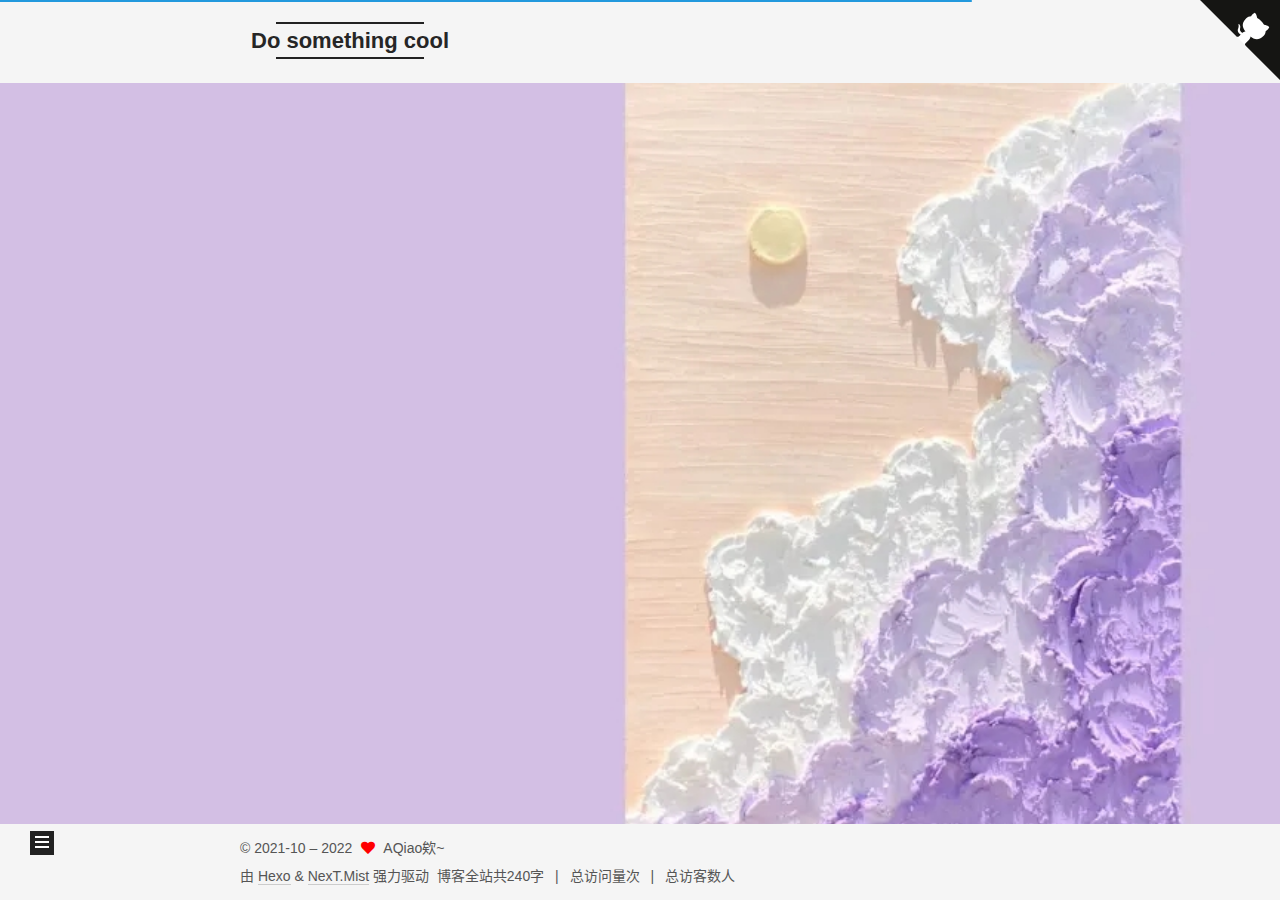
<file: categories/index.html>
<!DOCTYPE html>
<html lang="zh-CN">
<head>
  <meta charset="UTF-8">
<meta name="viewport" content="width=device-width, initial-scale=1, maximum-scale=2">
<meta name="theme-color" content="#222">
<meta name="generator" content="Hexo 6.2.0">
  <link rel="apple-touch-icon" sizes="180x180" href="/images/apple-touch-icon-next.png">
  <link rel="icon" type="image/png" sizes="32x32" href="/images/favicon-32x32-next.png">
  <link rel="icon" type="image/png" sizes="16x16" href="/images/favicon-16x16-next.png">
  <link rel="mask-icon" href="/images/logo.svg" color="#222">

<link rel="stylesheet" href="/css/main.css">


<link rel="stylesheet" href="/lib/font-awesome/css/all.min.css">
  <link rel="stylesheet" href="/lib/pace/pace-theme-minimal.min.css">
  <script src="/lib/pace/pace.min.js"></script>

<script id="hexo-configurations">
    var NexT = window.NexT || {};
    var CONFIG = {"hostname":"example.com","root":"/","scheme":"Mist","version":"7.8.0","exturl":false,"sidebar":{"position":"left","display":"post","padding":18,"offset":12,"onmobile":false},"copycode":{"enable":false,"show_result":false,"style":null},"back2top":{"enable":true,"sidebar":false,"scrollpercent":false},"bookmark":{"enable":false,"color":"#222","save":"auto"},"fancybox":false,"mediumzoom":false,"lazyload":false,"pangu":false,"comments":{"style":"tabs","active":null,"storage":true,"lazyload":false,"nav":null},"algolia":{"hits":{"per_page":10},"labels":{"input_placeholder":"Search for Posts","hits_empty":"We didn't find any results for the search: ${query}","hits_stats":"${hits} results found in ${time} ms"}},"localsearch":{"enable":false,"trigger":"auto","top_n_per_article":1,"unescape":false,"preload":false},"motion":{"enable":true,"async":false,"transition":{"post_block":"fadeIn","post_header":"slideDownIn","post_body":"slideDownIn","coll_header":"slideLeftIn","sidebar":"slideUpIn"}}};
  </script>

  <meta name="description" content="日復一日也會有新的快樂">
<meta property="og:type" content="website">
<meta property="og:title" content="资源">
<meta property="og:url" content="http://example.com/categories/index.html">
<meta property="og:site_name" content="Do something cool">
<meta property="og:description" content="日復一日也會有新的快樂">
<meta property="og:locale" content="zh_CN">
<meta property="article:published_time" content="2021-10-11T02:44:10.000Z">
<meta property="article:modified_time" content="2022-08-11T02:47:44.922Z">
<meta property="article:author" content="AQiao欸~">
<meta property="article:tag" content="坚持">
<meta name="twitter:card" content="summary">

<link rel="canonical" href="http://example.com/categories/">


<script id="page-configurations">
  // https://hexo.io/docs/variables.html
  CONFIG.page = {
    sidebar: "",
    isHome : false,
    isPost : false,
    lang   : 'zh-CN'
  };
</script>

  <title>资源 | Do something cool
</title>
  






  <noscript>
  <style>
  .use-motion .brand,
  .use-motion .menu-item,
  .sidebar-inner,
  .use-motion .post-block,
  .use-motion .pagination,
  .use-motion .comments,
  .use-motion .post-header,
  .use-motion .post-body,
  .use-motion .collection-header { opacity: initial; }

  .use-motion .site-title,
  .use-motion .site-subtitle {
    opacity: initial;
    top: initial;
  }

  .use-motion .logo-line-before i { left: initial; }
  .use-motion .logo-line-after i { right: initial; }
  </style>
</noscript>

<link rel="alternate" href="/rss2.xml" title="Do something cool" type="application/rss+xml">
</head>

<body itemscope itemtype="http://schema.org/WebPage">
  <div class="container use-motion">
    <div class="headband"></div>
    <a target="_blank" rel="noopener" href="https://your-url" class="github-corner" aria-label="View source on GitHub"><svg width="80" height="80" viewBox="0 0 250 250" style="fill:#151513; color:#fff; position: absolute; top: 0; border: 0; right: 0;" aria-hidden="true"><path d="M0,0 L115,115 L130,115 L142,142 L250,250 L250,0 Z"></path><path d="M128.3,109.0 C113.8,99.7 119.0,89.6 119.0,89.6 C122.0,82.7 120.5,78.6 120.5,78.6 C119.2,72.0 123.4,76.3 123.4,76.3 C127.3,80.9 125.5,87.3 125.5,87.3 C122.9,97.6 130.6,101.9 134.4,103.2" fill="currentColor" style="transform-origin: 130px 106px;" class="octo-arm"></path><path d="M115.0,115.0 C114.9,115.1 118.7,116.5 119.8,115.4 L133.7,101.6 C136.9,99.2 139.9,98.4 142.2,98.6 C133.8,88.0 127.5,74.4 143.8,58.0 C148.5,53.4 154.0,51.2 159.7,51.0 C160.3,49.4 163.2,43.6 171.4,40.1 C171.4,40.1 176.1,42.5 178.8,56.2 C183.1,58.6 187.2,61.8 190.9,65.4 C194.5,69.0 197.7,73.2 200.1,77.6 C213.8,80.2 216.3,84.9 216.3,84.9 C212.7,93.1 206.9,96.0 205.4,96.6 C205.1,102.4 203.0,107.8 198.3,112.5 C181.9,128.9 168.3,122.5 157.7,114.1 C157.9,116.9 156.7,120.9 152.7,124.9 L141.0,136.5 C139.8,137.7 141.6,141.9 141.8,141.8 Z" fill="currentColor" class="octo-body"></path></svg></a><style>.github-corner:hover .octo-arm{animation:octocat-wave 560ms ease-in-out}@keyframes octocat-wave{0%,100%{transform:rotate(0)}20%,60%{transform:rotate(-25deg)}40%,80%{transform:rotate(10deg)}}@media (max-width:500px){.github-corner:hover .octo-arm{animation:none}.github-corner .octo-arm{animation:octocat-wave 560ms ease-in-out}}</style>

    <header class="header" itemscope itemtype="http://schema.org/WPHeader">
      <div class="header-inner"><div class="site-brand-container">
  <div class="site-nav-toggle">
    <div class="toggle" aria-label="切换导航栏">
      <span class="toggle-line toggle-line-first"></span>
      <span class="toggle-line toggle-line-middle"></span>
      <span class="toggle-line toggle-line-last"></span>
    </div>
  </div>

  <div class="site-meta">

    <a href="/" class="brand" rel="start">
      <span class="logo-line-before"><i></i></span>
      <h1 class="site-title">Do something cool</h1>
      <span class="logo-line-after"><i></i></span>
    </a>
      <p class="site-subtitle" itemprop="description">永远相信坚持的力量</p>
  </div>

  <div class="site-nav-right">
    <div class="toggle popup-trigger">
    </div>
  </div>
</div>




<nav class="site-nav">
  <ul id="menu" class="main-menu menu">
        <li class="menu-item menu-item-home">

    <a href="/" rel="section"><i class="fa fa-home fa-fw"></i>首页</a>

  </li>
        <li class="menu-item menu-item-archives">

    <a href="/archives/" rel="section"><i class="fa fa-archive fa-fw"></i>归档</a>

  </li>
        <li class="menu-item menu-item-categories">

    <a href="/categories/" rel="section"><i class="fa fa-th fa-fw"></i>分类</a>

  </li>
        <li class="menu-item menu-item-tags">

    <a href="/tags/" rel="section"><i class="fa fa-tags fa-fw"></i>标签</a>

  </li>
        <li class="menu-item menu-item-about">

    <a href="/about/" rel="section"><i class="fa fa-user fa-fw"></i>关于</a>

  </li>
        <li class="menu-item menu-item-schedule">

    <a href="/schedule/" rel="section"><i class="fa fa-calendar fa-fw"></i>日程表</a>

  </li>
        <li class="menu-item menu-item-resources">

    <a href="/resources/" rel="section"><i class="fa fa-download fa-fw"></i>资源</a>

  </li>
  </ul>
</nav>




</div>
    </header>

    
  <div class="back-to-top">
    <i class="fa fa-arrow-up"></i>
    <span>0%</span>
  </div>


    <main class="main">
      <div class="main-inner">
        <div class="content-wrap">
          
  
  

          <div class="content page posts-expand">
            

    
    
    
    <div class="post-block" lang="zh-CN">
      <header class="post-header">

<h1 class="post-title" itemprop="name headline">资源
</h1>

<div class="post-meta">
  

</div>

</header>

      
      
      
      <div class="post-body">
          <div class="category-all-page">
            <div class="category-all-title">
              暂无分类
            </div>
            <div class="category-all">
              
            </div>
          </div>
        
      </div>
      
      
      
    </div>
    

    
    
    


          </div>
          

<script>
  window.addEventListener('tabs:register', () => {
    let { activeClass } = CONFIG.comments;
    if (CONFIG.comments.storage) {
      activeClass = localStorage.getItem('comments_active') || activeClass;
    }
    if (activeClass) {
      let activeTab = document.querySelector(`a[href="#comment-${activeClass}"]`);
      if (activeTab) {
        activeTab.click();
      }
    }
  });
  if (CONFIG.comments.storage) {
    window.addEventListener('tabs:click', event => {
      if (!event.target.matches('.tabs-comment .tab-content .tab-pane')) return;
      let commentClass = event.target.classList[1];
      localStorage.setItem('comments_active', commentClass);
    });
  }
</script>

        </div>
          
  
  <div class="toggle sidebar-toggle">
    <span class="toggle-line toggle-line-first"></span>
    <span class="toggle-line toggle-line-middle"></span>
    <span class="toggle-line toggle-line-last"></span>
  </div>

  <aside class="sidebar">
    <div class="sidebar-inner">

      <ul class="sidebar-nav motion-element">
        <li class="sidebar-nav-toc">
          文章目录
        </li>
        <li class="sidebar-nav-overview">
          站点概览
        </li>
      </ul>

      <!--noindex-->
      <div class="post-toc-wrap sidebar-panel">
      </div>
      <!--/noindex-->

      <div class="site-overview-wrap sidebar-panel">
        <div class="site-author motion-element" itemprop="author" itemscope itemtype="http://schema.org/Person">
    <img class="site-author-image" itemprop="image" alt="AQiao欸~"
      src="/images/avatar.png">
  <p class="site-author-name" itemprop="name">AQiao欸~</p>
  <div class="site-description" itemprop="description">日復一日也會有新的快樂</div>
</div>
<div class="site-state-wrap motion-element">
  <nav class="site-state">
      <div class="site-state-item site-state-posts">
          <a href="/archives/">
        
          <span class="site-state-item-count">2</span>
          <span class="site-state-item-name">日志</span>
        </a>
      </div>
  </nav>
</div>
  <div class="links-of-author motion-element">
      <span class="links-of-author-item">
        <a href="https://github.com/Qiaoxqx" title="GitHub → https:&#x2F;&#x2F;github.com&#x2F;Qiaoxqx" rel="noopener" target="_blank"><i class="fab fa-github fa-fw"></i>GitHub</a>
      </span>
      <span class="links-of-author-item">
        <a href="mailto:strive_xqx0603@126.com" title="E-Mail → mailto:strive_xqx0603@126.com" rel="noopener" target="_blank"><i class="fa fa-envelope fa-fw"></i>E-Mail</a>
      </span>
  </div>


  <div class="links-of-blogroll motion-element">
    <div class="links-of-blogroll-title"><i class="fa fa-link fa-fw"></i>
      Links
    </div>
    <ul class="links-of-blogroll-list">
        <li class="links-of-blogroll-item">
          <a href="https://leetcode.cn/" title="https:&#x2F;&#x2F;leetcode.cn" rel="noopener" target="_blank">leetcode</a>
        </li>
        <li class="links-of-blogroll-item">
          <a href="https://xiaolincoding.com/" title="https:&#x2F;&#x2F;xiaolincoding.com" rel="noopener" target="_blank">小林coding</a>
        </li>
        <li class="links-of-blogroll-item">
          <a href="https://baidu.com/" title="https:&#x2F;&#x2F;baidu.com" rel="noopener" target="_blank">百度</a>
        </li>
    </ul>
  </div>

      </div>

    </div>
  </aside>
  <div id="sidebar-dimmer"></div>


      </div>
    </main>

    <footer class="footer">
      <div class="footer-inner">
        

        

<div class="copyright">
  
  &copy; 2021-10 – 
  <span itemprop="copyrightYear">2022</span>
  <span class="with-love">
    <i class="fa fa-heart"></i>
  </span>
  <span class="author" itemprop="copyrightHolder">AQiao欸~</span>
</div>
  <div class="powered-by">由 <a href="https://hexo.io/" class="theme-link" rel="noopener" target="_blank">Hexo</a> & <a href="https://mist.theme-next.org/" class="theme-link" rel="noopener" target="_blank">NexT.Mist</a> 强力驱动
  </div>

<div class="theme-info">
  <div class="powered-by"></div>
  <span class="post-count">博客全站共240字</span>
</div>


    <script async src="//dn-lbstatics.qbox.me/busuanzi/2.3/busuanzi.pure.mini.js"></script>

    <span class="post-meta-divider">|</span>
    <span id="busuanzi_container_site_pv">总访问量<span id="busuanzi_value_site_pv"></span>次</span>
    <span class="post-meta-divider">|</span>
    <span id="busuanzi_container_site_uv">总访客数<span id="busuanzi_value_site_uv"></span>人</span>
<script>
$(document).ready(function() {

    var int = setInterval(fixCount, 50);  // 50ms周期检测函数
    var countOffset = 0;  // 初始化首次数据

    function fixCount() {            
       if (document.getElementById("busuanzi_container_site_pv").style.display != "none")
        {
            $("#busuanzi_value_site_pv").html(parseInt($("#busuanzi_value_site_pv").html()) + countOffset); 
            clearInterval(int);
        }                  
        if ($("#busuanzi_container_site_pv").css("display") != "none")
        {
            $("#busuanzi_value_site_uv").html(parseInt($("#busuanzi_value_site_uv").html()) + countOffset); // 加上初始数据 
            clearInterval(int); // 停止检测
        }  
    }
       	
});
</script> 



        
<div class="busuanzi-count">
  <script async src="https://busuanzi.ibruce.info/busuanzi/2.3/busuanzi.pure.mini.js"></script>
    <span class="post-meta-item" id="busuanzi_container_site_uv" style="display: none;">
      <span class="post-meta-item-icon">
        <i class="fa fa-user"></i>
      </span>
      <span class="site-uv" title="总访客量">
        <span id="busuanzi_value_site_uv"></span>
      </span>
    </span>
    <span class="post-meta-item" id="busuanzi_container_site_pv" style="display: none;">
      <span class="post-meta-item-icon">
        <i class="fa fa-eye"></i>
      </span>
      <span class="site-pv" title="总访问量">
        <span id="busuanzi_value_site_pv"></span>
      </span>
    </span>
</div>








      </div>
    </footer>
  </div>

  
  <script src="/lib/anime.min.js"></script>
  <script src="/lib/velocity/velocity.min.js"></script>
  <script src="/lib/velocity/velocity.ui.min.js"></script>

<script src="/js/utils.js"></script>

<script src="/js/motion.js"></script>


<script src="/js/schemes/muse.js"></script>


<script src="/js/next-boot.js"></script>




  















  

  


</body>
</html>
</file>
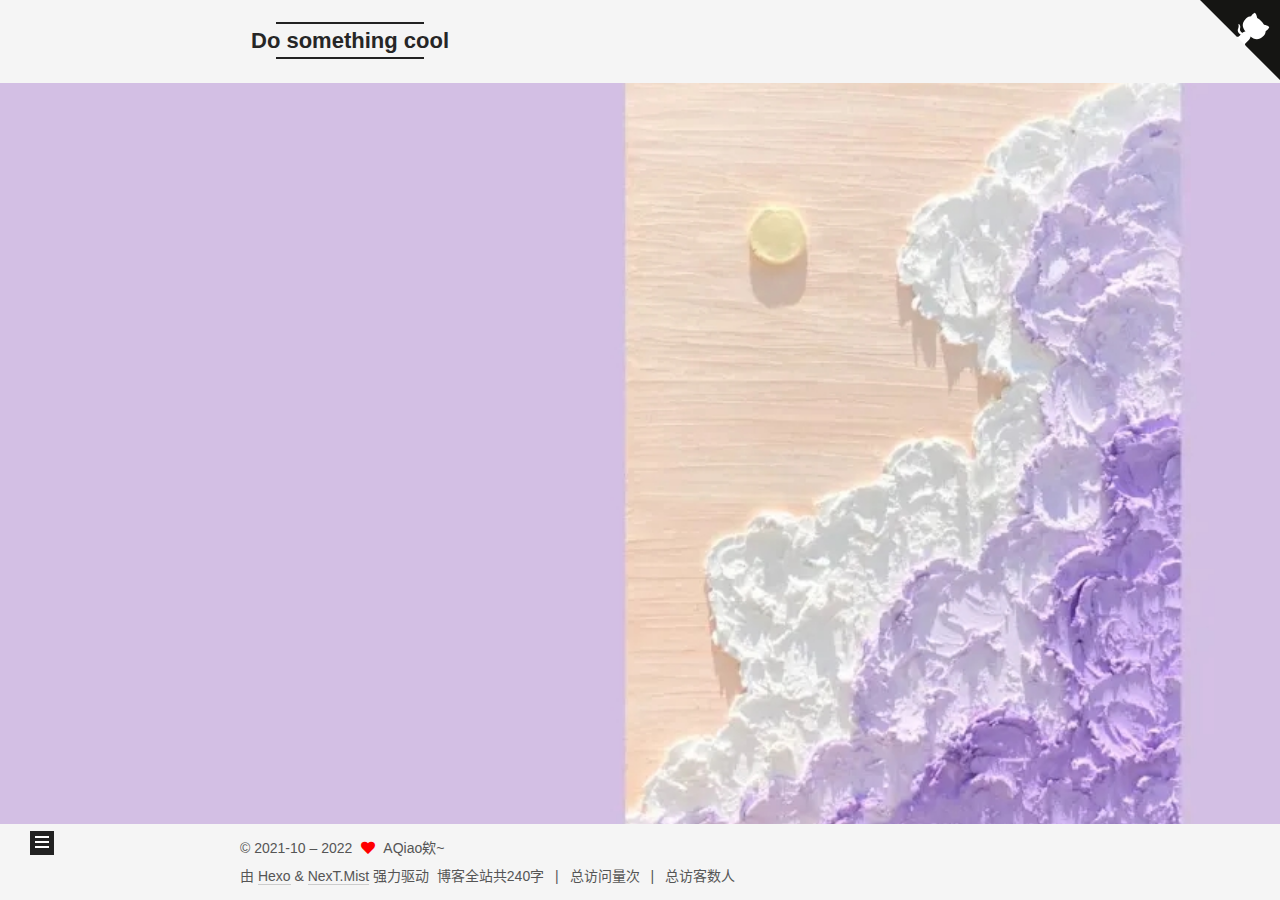
<file: resources/index.html>
<!DOCTYPE html>
<html lang="zh-CN">
<head>
  <meta charset="UTF-8">
<meta name="viewport" content="width=device-width, initial-scale=1, maximum-scale=2">
<meta name="theme-color" content="#222">
<meta name="generator" content="Hexo 6.2.0">
  <link rel="apple-touch-icon" sizes="180x180" href="/images/apple-touch-icon-next.png">
  <link rel="icon" type="image/png" sizes="32x32" href="/images/favicon-32x32-next.png">
  <link rel="icon" type="image/png" sizes="16x16" href="/images/favicon-16x16-next.png">
  <link rel="mask-icon" href="/images/logo.svg" color="#222">

<link rel="stylesheet" href="/css/main.css">


<link rel="stylesheet" href="/lib/font-awesome/css/all.min.css">
  <link rel="stylesheet" href="/lib/pace/pace-theme-minimal.min.css">
  <script src="/lib/pace/pace.min.js"></script>

<script id="hexo-configurations">
    var NexT = window.NexT || {};
    var CONFIG = {"hostname":"example.com","root":"/","scheme":"Mist","version":"7.8.0","exturl":false,"sidebar":{"position":"left","display":"post","padding":18,"offset":12,"onmobile":false},"copycode":{"enable":false,"show_result":false,"style":null},"back2top":{"enable":true,"sidebar":false,"scrollpercent":false},"bookmark":{"enable":false,"color":"#222","save":"auto"},"fancybox":false,"mediumzoom":false,"lazyload":false,"pangu":false,"comments":{"style":"tabs","active":null,"storage":true,"lazyload":false,"nav":null},"algolia":{"hits":{"per_page":10},"labels":{"input_placeholder":"Search for Posts","hits_empty":"We didn't find any results for the search: ${query}","hits_stats":"${hits} results found in ${time} ms"}},"localsearch":{"enable":false,"trigger":"auto","top_n_per_article":1,"unescape":false,"preload":false},"motion":{"enable":true,"async":false,"transition":{"post_block":"fadeIn","post_header":"slideDownIn","post_body":"slideDownIn","coll_header":"slideLeftIn","sidebar":"slideUpIn"}}};
  </script>

  <meta name="description" content="日復一日也會有新的快樂">
<meta property="og:type" content="website">
<meta property="og:title" content="资源">
<meta property="og:url" content="http://example.com/resources/index.html">
<meta property="og:site_name" content="Do something cool">
<meta property="og:description" content="日復一日也會有新的快樂">
<meta property="og:locale" content="zh_CN">
<meta property="article:published_time" content="2021-10-11T02:44:46.000Z">
<meta property="article:modified_time" content="2022-08-11T02:48:29.747Z">
<meta property="article:author" content="AQiao欸~">
<meta property="article:tag" content="坚持">
<meta name="twitter:card" content="summary">

<link rel="canonical" href="http://example.com/resources/">


<script id="page-configurations">
  // https://hexo.io/docs/variables.html
  CONFIG.page = {
    sidebar: "",
    isHome : false,
    isPost : false,
    lang   : 'zh-CN'
  };
</script>

  <title>资源 | Do something cool
</title>
  






  <noscript>
  <style>
  .use-motion .brand,
  .use-motion .menu-item,
  .sidebar-inner,
  .use-motion .post-block,
  .use-motion .pagination,
  .use-motion .comments,
  .use-motion .post-header,
  .use-motion .post-body,
  .use-motion .collection-header { opacity: initial; }

  .use-motion .site-title,
  .use-motion .site-subtitle {
    opacity: initial;
    top: initial;
  }

  .use-motion .logo-line-before i { left: initial; }
  .use-motion .logo-line-after i { right: initial; }
  </style>
</noscript>

<link rel="alternate" href="/rss2.xml" title="Do something cool" type="application/rss+xml">
</head>

<body itemscope itemtype="http://schema.org/WebPage">
  <div class="container use-motion">
    <div class="headband"></div>
    <a target="_blank" rel="noopener" href="https://your-url" class="github-corner" aria-label="View source on GitHub"><svg width="80" height="80" viewBox="0 0 250 250" style="fill:#151513; color:#fff; position: absolute; top: 0; border: 0; right: 0;" aria-hidden="true"><path d="M0,0 L115,115 L130,115 L142,142 L250,250 L250,0 Z"></path><path d="M128.3,109.0 C113.8,99.7 119.0,89.6 119.0,89.6 C122.0,82.7 120.5,78.6 120.5,78.6 C119.2,72.0 123.4,76.3 123.4,76.3 C127.3,80.9 125.5,87.3 125.5,87.3 C122.9,97.6 130.6,101.9 134.4,103.2" fill="currentColor" style="transform-origin: 130px 106px;" class="octo-arm"></path><path d="M115.0,115.0 C114.9,115.1 118.7,116.5 119.8,115.4 L133.7,101.6 C136.9,99.2 139.9,98.4 142.2,98.6 C133.8,88.0 127.5,74.4 143.8,58.0 C148.5,53.4 154.0,51.2 159.7,51.0 C160.3,49.4 163.2,43.6 171.4,40.1 C171.4,40.1 176.1,42.5 178.8,56.2 C183.1,58.6 187.2,61.8 190.9,65.4 C194.5,69.0 197.7,73.2 200.1,77.6 C213.8,80.2 216.3,84.9 216.3,84.9 C212.7,93.1 206.9,96.0 205.4,96.6 C205.1,102.4 203.0,107.8 198.3,112.5 C181.9,128.9 168.3,122.5 157.7,114.1 C157.9,116.9 156.7,120.9 152.7,124.9 L141.0,136.5 C139.8,137.7 141.6,141.9 141.8,141.8 Z" fill="currentColor" class="octo-body"></path></svg></a><style>.github-corner:hover .octo-arm{animation:octocat-wave 560ms ease-in-out}@keyframes octocat-wave{0%,100%{transform:rotate(0)}20%,60%{transform:rotate(-25deg)}40%,80%{transform:rotate(10deg)}}@media (max-width:500px){.github-corner:hover .octo-arm{animation:none}.github-corner .octo-arm{animation:octocat-wave 560ms ease-in-out}}</style>

    <header class="header" itemscope itemtype="http://schema.org/WPHeader">
      <div class="header-inner"><div class="site-brand-container">
  <div class="site-nav-toggle">
    <div class="toggle" aria-label="切换导航栏">
      <span class="toggle-line toggle-line-first"></span>
      <span class="toggle-line toggle-line-middle"></span>
      <span class="toggle-line toggle-line-last"></span>
    </div>
  </div>

  <div class="site-meta">

    <a href="/" class="brand" rel="start">
      <span class="logo-line-before"><i></i></span>
      <h1 class="site-title">Do something cool</h1>
      <span class="logo-line-after"><i></i></span>
    </a>
      <p class="site-subtitle" itemprop="description">永远相信坚持的力量</p>
  </div>

  <div class="site-nav-right">
    <div class="toggle popup-trigger">
    </div>
  </div>
</div>




<nav class="site-nav">
  <ul id="menu" class="main-menu menu">
        <li class="menu-item menu-item-home">

    <a href="/" rel="section"><i class="fa fa-home fa-fw"></i>首页</a>

  </li>
        <li class="menu-item menu-item-archives">

    <a href="/archives/" rel="section"><i class="fa fa-archive fa-fw"></i>归档</a>

  </li>
        <li class="menu-item menu-item-categories">

    <a href="/categories/" rel="section"><i class="fa fa-th fa-fw"></i>分类</a>

  </li>
        <li class="menu-item menu-item-tags">

    <a href="/tags/" rel="section"><i class="fa fa-tags fa-fw"></i>标签</a>

  </li>
        <li class="menu-item menu-item-about">

    <a href="/about/" rel="section"><i class="fa fa-user fa-fw"></i>关于</a>

  </li>
        <li class="menu-item menu-item-schedule">

    <a href="/schedule/" rel="section"><i class="fa fa-calendar fa-fw"></i>日程表</a>

  </li>
        <li class="menu-item menu-item-resources">

    <a href="/resources/" rel="section"><i class="fa fa-download fa-fw"></i>资源</a>

  </li>
  </ul>
</nav>




</div>
    </header>

    
  <div class="back-to-top">
    <i class="fa fa-arrow-up"></i>
    <span>0%</span>
  </div>


    <main class="main">
      <div class="main-inner">
        <div class="content-wrap">
          
  
  

          <div class="content page posts-expand">
            

    
    
    
    <div class="post-block" lang="zh-CN">
      <header class="post-header">

<h1 class="post-title" itemprop="name headline">资源
</h1>

<div class="post-meta">
  

</div>

</header>

      
      
      
      <div class="post-body">
          
      </div>
      
      
      
    </div>
    

    
    
    


          </div>
          

<script>
  window.addEventListener('tabs:register', () => {
    let { activeClass } = CONFIG.comments;
    if (CONFIG.comments.storage) {
      activeClass = localStorage.getItem('comments_active') || activeClass;
    }
    if (activeClass) {
      let activeTab = document.querySelector(`a[href="#comment-${activeClass}"]`);
      if (activeTab) {
        activeTab.click();
      }
    }
  });
  if (CONFIG.comments.storage) {
    window.addEventListener('tabs:click', event => {
      if (!event.target.matches('.tabs-comment .tab-content .tab-pane')) return;
      let commentClass = event.target.classList[1];
      localStorage.setItem('comments_active', commentClass);
    });
  }
</script>

        </div>
          
  
  <div class="toggle sidebar-toggle">
    <span class="toggle-line toggle-line-first"></span>
    <span class="toggle-line toggle-line-middle"></span>
    <span class="toggle-line toggle-line-last"></span>
  </div>

  <aside class="sidebar">
    <div class="sidebar-inner">

      <ul class="sidebar-nav motion-element">
        <li class="sidebar-nav-toc">
          文章目录
        </li>
        <li class="sidebar-nav-overview">
          站点概览
        </li>
      </ul>

      <!--noindex-->
      <div class="post-toc-wrap sidebar-panel">
      </div>
      <!--/noindex-->

      <div class="site-overview-wrap sidebar-panel">
        <div class="site-author motion-element" itemprop="author" itemscope itemtype="http://schema.org/Person">
    <img class="site-author-image" itemprop="image" alt="AQiao欸~"
      src="/images/avatar.png">
  <p class="site-author-name" itemprop="name">AQiao欸~</p>
  <div class="site-description" itemprop="description">日復一日也會有新的快樂</div>
</div>
<div class="site-state-wrap motion-element">
  <nav class="site-state">
      <div class="site-state-item site-state-posts">
          <a href="/archives/">
        
          <span class="site-state-item-count">2</span>
          <span class="site-state-item-name">日志</span>
        </a>
      </div>
  </nav>
</div>
  <div class="links-of-author motion-element">
      <span class="links-of-author-item">
        <a href="https://github.com/Qiaoxqx" title="GitHub → https:&#x2F;&#x2F;github.com&#x2F;Qiaoxqx" rel="noopener" target="_blank"><i class="fab fa-github fa-fw"></i>GitHub</a>
      </span>
      <span class="links-of-author-item">
        <a href="mailto:strive_xqx0603@126.com" title="E-Mail → mailto:strive_xqx0603@126.com" rel="noopener" target="_blank"><i class="fa fa-envelope fa-fw"></i>E-Mail</a>
      </span>
  </div>


  <div class="links-of-blogroll motion-element">
    <div class="links-of-blogroll-title"><i class="fa fa-link fa-fw"></i>
      Links
    </div>
    <ul class="links-of-blogroll-list">
        <li class="links-of-blogroll-item">
          <a href="https://leetcode.cn/" title="https:&#x2F;&#x2F;leetcode.cn" rel="noopener" target="_blank">leetcode</a>
        </li>
        <li class="links-of-blogroll-item">
          <a href="https://xiaolincoding.com/" title="https:&#x2F;&#x2F;xiaolincoding.com" rel="noopener" target="_blank">小林coding</a>
        </li>
        <li class="links-of-blogroll-item">
          <a href="https://baidu.com/" title="https:&#x2F;&#x2F;baidu.com" rel="noopener" target="_blank">百度</a>
        </li>
    </ul>
  </div>

      </div>

    </div>
  </aside>
  <div id="sidebar-dimmer"></div>


      </div>
    </main>

    <footer class="footer">
      <div class="footer-inner">
        

        

<div class="copyright">
  
  &copy; 2021-10 – 
  <span itemprop="copyrightYear">2022</span>
  <span class="with-love">
    <i class="fa fa-heart"></i>
  </span>
  <span class="author" itemprop="copyrightHolder">AQiao欸~</span>
</div>
  <div class="powered-by">由 <a href="https://hexo.io/" class="theme-link" rel="noopener" target="_blank">Hexo</a> & <a href="https://mist.theme-next.org/" class="theme-link" rel="noopener" target="_blank">NexT.Mist</a> 强力驱动
  </div>

<div class="theme-info">
  <div class="powered-by"></div>
  <span class="post-count">博客全站共240字</span>
</div>


    <script async src="//dn-lbstatics.qbox.me/busuanzi/2.3/busuanzi.pure.mini.js"></script>

    <span class="post-meta-divider">|</span>
    <span id="busuanzi_container_site_pv">总访问量<span id="busuanzi_value_site_pv"></span>次</span>
    <span class="post-meta-divider">|</span>
    <span id="busuanzi_container_site_uv">总访客数<span id="busuanzi_value_site_uv"></span>人</span>
<script>
$(document).ready(function() {

    var int = setInterval(fixCount, 50);  // 50ms周期检测函数
    var countOffset = 0;  // 初始化首次数据

    function fixCount() {            
       if (document.getElementById("busuanzi_container_site_pv").style.display != "none")
        {
            $("#busuanzi_value_site_pv").html(parseInt($("#busuanzi_value_site_pv").html()) + countOffset); 
            clearInterval(int);
        }                  
        if ($("#busuanzi_container_site_pv").css("display") != "none")
        {
            $("#busuanzi_value_site_uv").html(parseInt($("#busuanzi_value_site_uv").html()) + countOffset); // 加上初始数据 
            clearInterval(int); // 停止检测
        }  
    }
       	
});
</script> 



        
<div class="busuanzi-count">
  <script async src="https://busuanzi.ibruce.info/busuanzi/2.3/busuanzi.pure.mini.js"></script>
    <span class="post-meta-item" id="busuanzi_container_site_uv" style="display: none;">
      <span class="post-meta-item-icon">
        <i class="fa fa-user"></i>
      </span>
      <span class="site-uv" title="总访客量">
        <span id="busuanzi_value_site_uv"></span>
      </span>
    </span>
    <span class="post-meta-item" id="busuanzi_container_site_pv" style="display: none;">
      <span class="post-meta-item-icon">
        <i class="fa fa-eye"></i>
      </span>
      <span class="site-pv" title="总访问量">
        <span id="busuanzi_value_site_pv"></span>
      </span>
    </span>
</div>








      </div>
    </footer>
  </div>

  
  <script src="/lib/anime.min.js"></script>
  <script src="/lib/velocity/velocity.min.js"></script>
  <script src="/lib/velocity/velocity.ui.min.js"></script>

<script src="/js/utils.js"></script>

<script src="/js/motion.js"></script>


<script src="/js/schemes/muse.js"></script>


<script src="/js/next-boot.js"></script>




  















  

  


</body>
</html>
</file>
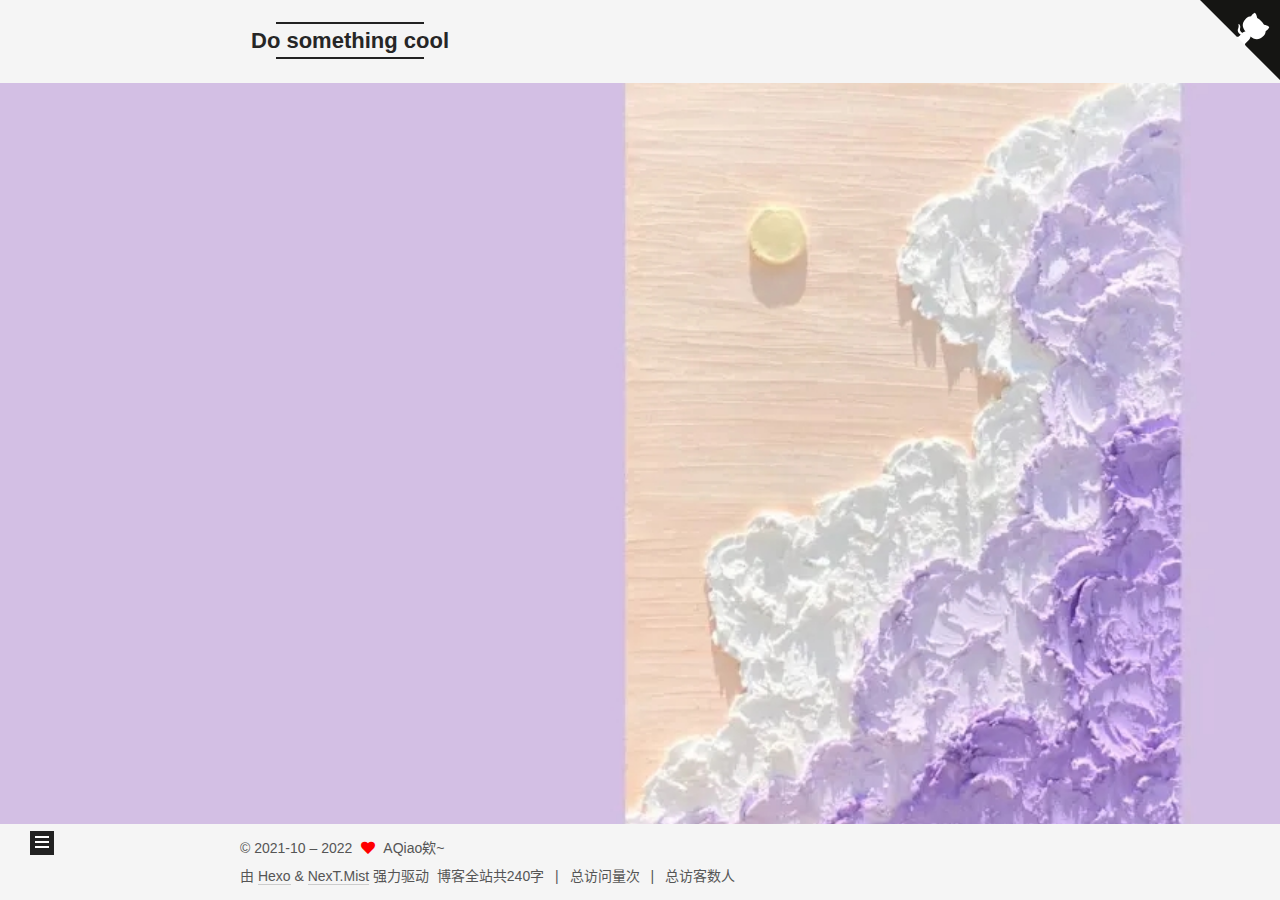
<file: tags/index.html>
<!DOCTYPE html>
<html lang="zh-CN">
<head>
  <meta charset="UTF-8">
<meta name="viewport" content="width=device-width, initial-scale=1, maximum-scale=2">
<meta name="theme-color" content="#222">
<meta name="generator" content="Hexo 6.2.0">
  <link rel="apple-touch-icon" sizes="180x180" href="/images/apple-touch-icon-next.png">
  <link rel="icon" type="image/png" sizes="32x32" href="/images/favicon-32x32-next.png">
  <link rel="icon" type="image/png" sizes="16x16" href="/images/favicon-16x16-next.png">
  <link rel="mask-icon" href="/images/logo.svg" color="#222">

<link rel="stylesheet" href="/css/main.css">


<link rel="stylesheet" href="/lib/font-awesome/css/all.min.css">
  <link rel="stylesheet" href="/lib/pace/pace-theme-minimal.min.css">
  <script src="/lib/pace/pace.min.js"></script>

<script id="hexo-configurations">
    var NexT = window.NexT || {};
    var CONFIG = {"hostname":"example.com","root":"/","scheme":"Mist","version":"7.8.0","exturl":false,"sidebar":{"position":"left","display":"post","padding":18,"offset":12,"onmobile":false},"copycode":{"enable":false,"show_result":false,"style":null},"back2top":{"enable":true,"sidebar":false,"scrollpercent":false},"bookmark":{"enable":false,"color":"#222","save":"auto"},"fancybox":false,"mediumzoom":false,"lazyload":false,"pangu":false,"comments":{"style":"tabs","active":null,"storage":true,"lazyload":false,"nav":null},"algolia":{"hits":{"per_page":10},"labels":{"input_placeholder":"Search for Posts","hits_empty":"We didn't find any results for the search: ${query}","hits_stats":"${hits} results found in ${time} ms"}},"localsearch":{"enable":false,"trigger":"auto","top_n_per_article":1,"unescape":false,"preload":false},"motion":{"enable":true,"async":false,"transition":{"post_block":"fadeIn","post_header":"slideDownIn","post_body":"slideDownIn","coll_header":"slideLeftIn","sidebar":"slideUpIn"}}};
  </script>

  <meta name="description" content="日復一日也會有新的快樂">
<meta property="og:type" content="website">
<meta property="og:title" content="标签">
<meta property="og:url" content="http://example.com/tags/index.html">
<meta property="og:site_name" content="Do something cool">
<meta property="og:description" content="日復一日也會有新的快樂">
<meta property="og:locale" content="zh_CN">
<meta property="article:published_time" content="2021-10-11T02:44:24.000Z">
<meta property="article:modified_time" content="2022-08-11T02:49:43.646Z">
<meta property="article:author" content="AQiao欸~">
<meta property="article:tag" content="坚持">
<meta name="twitter:card" content="summary">

<link rel="canonical" href="http://example.com/tags/">


<script id="page-configurations">
  // https://hexo.io/docs/variables.html
  CONFIG.page = {
    sidebar: "",
    isHome : false,
    isPost : false,
    lang   : 'zh-CN'
  };
</script>

  <title>标签 | Do something cool
</title>
  






  <noscript>
  <style>
  .use-motion .brand,
  .use-motion .menu-item,
  .sidebar-inner,
  .use-motion .post-block,
  .use-motion .pagination,
  .use-motion .comments,
  .use-motion .post-header,
  .use-motion .post-body,
  .use-motion .collection-header { opacity: initial; }

  .use-motion .site-title,
  .use-motion .site-subtitle {
    opacity: initial;
    top: initial;
  }

  .use-motion .logo-line-before i { left: initial; }
  .use-motion .logo-line-after i { right: initial; }
  </style>
</noscript>

<link rel="alternate" href="/rss2.xml" title="Do something cool" type="application/rss+xml">
</head>

<body itemscope itemtype="http://schema.org/WebPage">
  <div class="container use-motion">
    <div class="headband"></div>
    <a target="_blank" rel="noopener" href="https://your-url" class="github-corner" aria-label="View source on GitHub"><svg width="80" height="80" viewBox="0 0 250 250" style="fill:#151513; color:#fff; position: absolute; top: 0; border: 0; right: 0;" aria-hidden="true"><path d="M0,0 L115,115 L130,115 L142,142 L250,250 L250,0 Z"></path><path d="M128.3,109.0 C113.8,99.7 119.0,89.6 119.0,89.6 C122.0,82.7 120.5,78.6 120.5,78.6 C119.2,72.0 123.4,76.3 123.4,76.3 C127.3,80.9 125.5,87.3 125.5,87.3 C122.9,97.6 130.6,101.9 134.4,103.2" fill="currentColor" style="transform-origin: 130px 106px;" class="octo-arm"></path><path d="M115.0,115.0 C114.9,115.1 118.7,116.5 119.8,115.4 L133.7,101.6 C136.9,99.2 139.9,98.4 142.2,98.6 C133.8,88.0 127.5,74.4 143.8,58.0 C148.5,53.4 154.0,51.2 159.7,51.0 C160.3,49.4 163.2,43.6 171.4,40.1 C171.4,40.1 176.1,42.5 178.8,56.2 C183.1,58.6 187.2,61.8 190.9,65.4 C194.5,69.0 197.7,73.2 200.1,77.6 C213.8,80.2 216.3,84.9 216.3,84.9 C212.7,93.1 206.9,96.0 205.4,96.6 C205.1,102.4 203.0,107.8 198.3,112.5 C181.9,128.9 168.3,122.5 157.7,114.1 C157.9,116.9 156.7,120.9 152.7,124.9 L141.0,136.5 C139.8,137.7 141.6,141.9 141.8,141.8 Z" fill="currentColor" class="octo-body"></path></svg></a><style>.github-corner:hover .octo-arm{animation:octocat-wave 560ms ease-in-out}@keyframes octocat-wave{0%,100%{transform:rotate(0)}20%,60%{transform:rotate(-25deg)}40%,80%{transform:rotate(10deg)}}@media (max-width:500px){.github-corner:hover .octo-arm{animation:none}.github-corner .octo-arm{animation:octocat-wave 560ms ease-in-out}}</style>

    <header class="header" itemscope itemtype="http://schema.org/WPHeader">
      <div class="header-inner"><div class="site-brand-container">
  <div class="site-nav-toggle">
    <div class="toggle" aria-label="切换导航栏">
      <span class="toggle-line toggle-line-first"></span>
      <span class="toggle-line toggle-line-middle"></span>
      <span class="toggle-line toggle-line-last"></span>
    </div>
  </div>

  <div class="site-meta">

    <a href="/" class="brand" rel="start">
      <span class="logo-line-before"><i></i></span>
      <h1 class="site-title">Do something cool</h1>
      <span class="logo-line-after"><i></i></span>
    </a>
      <p class="site-subtitle" itemprop="description">永远相信坚持的力量</p>
  </div>

  <div class="site-nav-right">
    <div class="toggle popup-trigger">
    </div>
  </div>
</div>




<nav class="site-nav">
  <ul id="menu" class="main-menu menu">
        <li class="menu-item menu-item-home">

    <a href="/" rel="section"><i class="fa fa-home fa-fw"></i>首页</a>

  </li>
        <li class="menu-item menu-item-archives">

    <a href="/archives/" rel="section"><i class="fa fa-archive fa-fw"></i>归档</a>

  </li>
        <li class="menu-item menu-item-categories">

    <a href="/categories/" rel="section"><i class="fa fa-th fa-fw"></i>分类</a>

  </li>
        <li class="menu-item menu-item-tags">

    <a href="/tags/" rel="section"><i class="fa fa-tags fa-fw"></i>标签</a>

  </li>
        <li class="menu-item menu-item-about">

    <a href="/about/" rel="section"><i class="fa fa-user fa-fw"></i>关于</a>

  </li>
        <li class="menu-item menu-item-schedule">

    <a href="/schedule/" rel="section"><i class="fa fa-calendar fa-fw"></i>日程表</a>

  </li>
        <li class="menu-item menu-item-resources">

    <a href="/resources/" rel="section"><i class="fa fa-download fa-fw"></i>资源</a>

  </li>
  </ul>
</nav>




</div>
    </header>

    
  <div class="back-to-top">
    <i class="fa fa-arrow-up"></i>
    <span>0%</span>
  </div>


    <main class="main">
      <div class="main-inner">
        <div class="content-wrap">
          
  
  

          <div class="content page posts-expand">
            

    
    
    
    <div class="post-block" lang="zh-CN">
      <header class="post-header">

<h1 class="post-title" itemprop="name headline">标签
</h1>

<div class="post-meta">
  

</div>

</header>

      
      
      
      <div class="post-body">
          <div class="tag-cloud">
            <div class="tag-cloud-title">
              暂无标签
            </div>
            <div class="tag-cloud-tags">
              
            </div>
          </div>
        
      </div>
      
      
      
    </div>
    

    
    
    


          </div>
          

<script>
  window.addEventListener('tabs:register', () => {
    let { activeClass } = CONFIG.comments;
    if (CONFIG.comments.storage) {
      activeClass = localStorage.getItem('comments_active') || activeClass;
    }
    if (activeClass) {
      let activeTab = document.querySelector(`a[href="#comment-${activeClass}"]`);
      if (activeTab) {
        activeTab.click();
      }
    }
  });
  if (CONFIG.comments.storage) {
    window.addEventListener('tabs:click', event => {
      if (!event.target.matches('.tabs-comment .tab-content .tab-pane')) return;
      let commentClass = event.target.classList[1];
      localStorage.setItem('comments_active', commentClass);
    });
  }
</script>

        </div>
          
  
  <div class="toggle sidebar-toggle">
    <span class="toggle-line toggle-line-first"></span>
    <span class="toggle-line toggle-line-middle"></span>
    <span class="toggle-line toggle-line-last"></span>
  </div>

  <aside class="sidebar">
    <div class="sidebar-inner">

      <ul class="sidebar-nav motion-element">
        <li class="sidebar-nav-toc">
          文章目录
        </li>
        <li class="sidebar-nav-overview">
          站点概览
        </li>
      </ul>

      <!--noindex-->
      <div class="post-toc-wrap sidebar-panel">
      </div>
      <!--/noindex-->

      <div class="site-overview-wrap sidebar-panel">
        <div class="site-author motion-element" itemprop="author" itemscope itemtype="http://schema.org/Person">
    <img class="site-author-image" itemprop="image" alt="AQiao欸~"
      src="/images/avatar.png">
  <p class="site-author-name" itemprop="name">AQiao欸~</p>
  <div class="site-description" itemprop="description">日復一日也會有新的快樂</div>
</div>
<div class="site-state-wrap motion-element">
  <nav class="site-state">
      <div class="site-state-item site-state-posts">
          <a href="/archives/">
        
          <span class="site-state-item-count">2</span>
          <span class="site-state-item-name">日志</span>
        </a>
      </div>
  </nav>
</div>
  <div class="links-of-author motion-element">
      <span class="links-of-author-item">
        <a href="https://github.com/Qiaoxqx" title="GitHub → https:&#x2F;&#x2F;github.com&#x2F;Qiaoxqx" rel="noopener" target="_blank"><i class="fab fa-github fa-fw"></i>GitHub</a>
      </span>
      <span class="links-of-author-item">
        <a href="mailto:strive_xqx0603@126.com" title="E-Mail → mailto:strive_xqx0603@126.com" rel="noopener" target="_blank"><i class="fa fa-envelope fa-fw"></i>E-Mail</a>
      </span>
  </div>


  <div class="links-of-blogroll motion-element">
    <div class="links-of-blogroll-title"><i class="fa fa-link fa-fw"></i>
      Links
    </div>
    <ul class="links-of-blogroll-list">
        <li class="links-of-blogroll-item">
          <a href="https://leetcode.cn/" title="https:&#x2F;&#x2F;leetcode.cn" rel="noopener" target="_blank">leetcode</a>
        </li>
        <li class="links-of-blogroll-item">
          <a href="https://xiaolincoding.com/" title="https:&#x2F;&#x2F;xiaolincoding.com" rel="noopener" target="_blank">小林coding</a>
        </li>
        <li class="links-of-blogroll-item">
          <a href="https://baidu.com/" title="https:&#x2F;&#x2F;baidu.com" rel="noopener" target="_blank">百度</a>
        </li>
    </ul>
  </div>

      </div>

    </div>
  </aside>
  <div id="sidebar-dimmer"></div>


      </div>
    </main>

    <footer class="footer">
      <div class="footer-inner">
        

        

<div class="copyright">
  
  &copy; 2021-10 – 
  <span itemprop="copyrightYear">2022</span>
  <span class="with-love">
    <i class="fa fa-heart"></i>
  </span>
  <span class="author" itemprop="copyrightHolder">AQiao欸~</span>
</div>
  <div class="powered-by">由 <a href="https://hexo.io/" class="theme-link" rel="noopener" target="_blank">Hexo</a> & <a href="https://mist.theme-next.org/" class="theme-link" rel="noopener" target="_blank">NexT.Mist</a> 强力驱动
  </div>

<div class="theme-info">
  <div class="powered-by"></div>
  <span class="post-count">博客全站共240字</span>
</div>


    <script async src="//dn-lbstatics.qbox.me/busuanzi/2.3/busuanzi.pure.mini.js"></script>

    <span class="post-meta-divider">|</span>
    <span id="busuanzi_container_site_pv">总访问量<span id="busuanzi_value_site_pv"></span>次</span>
    <span class="post-meta-divider">|</span>
    <span id="busuanzi_container_site_uv">总访客数<span id="busuanzi_value_site_uv"></span>人</span>
<script>
$(document).ready(function() {

    var int = setInterval(fixCount, 50);  // 50ms周期检测函数
    var countOffset = 0;  // 初始化首次数据

    function fixCount() {            
       if (document.getElementById("busuanzi_container_site_pv").style.display != "none")
        {
            $("#busuanzi_value_site_pv").html(parseInt($("#busuanzi_value_site_pv").html()) + countOffset); 
            clearInterval(int);
        }                  
        if ($("#busuanzi_container_site_pv").css("display") != "none")
        {
            $("#busuanzi_value_site_uv").html(parseInt($("#busuanzi_value_site_uv").html()) + countOffset); // 加上初始数据 
            clearInterval(int); // 停止检测
        }  
    }
       	
});
</script> 



        
<div class="busuanzi-count">
  <script async src="https://busuanzi.ibruce.info/busuanzi/2.3/busuanzi.pure.mini.js"></script>
    <span class="post-meta-item" id="busuanzi_container_site_uv" style="display: none;">
      <span class="post-meta-item-icon">
        <i class="fa fa-user"></i>
      </span>
      <span class="site-uv" title="总访客量">
        <span id="busuanzi_value_site_uv"></span>
      </span>
    </span>
    <span class="post-meta-item" id="busuanzi_container_site_pv" style="display: none;">
      <span class="post-meta-item-icon">
        <i class="fa fa-eye"></i>
      </span>
      <span class="site-pv" title="总访问量">
        <span id="busuanzi_value_site_pv"></span>
      </span>
    </span>
</div>








      </div>
    </footer>
  </div>

  
  <script src="/lib/anime.min.js"></script>
  <script src="/lib/velocity/velocity.min.js"></script>
  <script src="/lib/velocity/velocity.ui.min.js"></script>

<script src="/js/utils.js"></script>

<script src="/js/motion.js"></script>


<script src="/js/schemes/muse.js"></script>


<script src="/js/next-boot.js"></script>




  















  

  


</body>
</html>
</file>
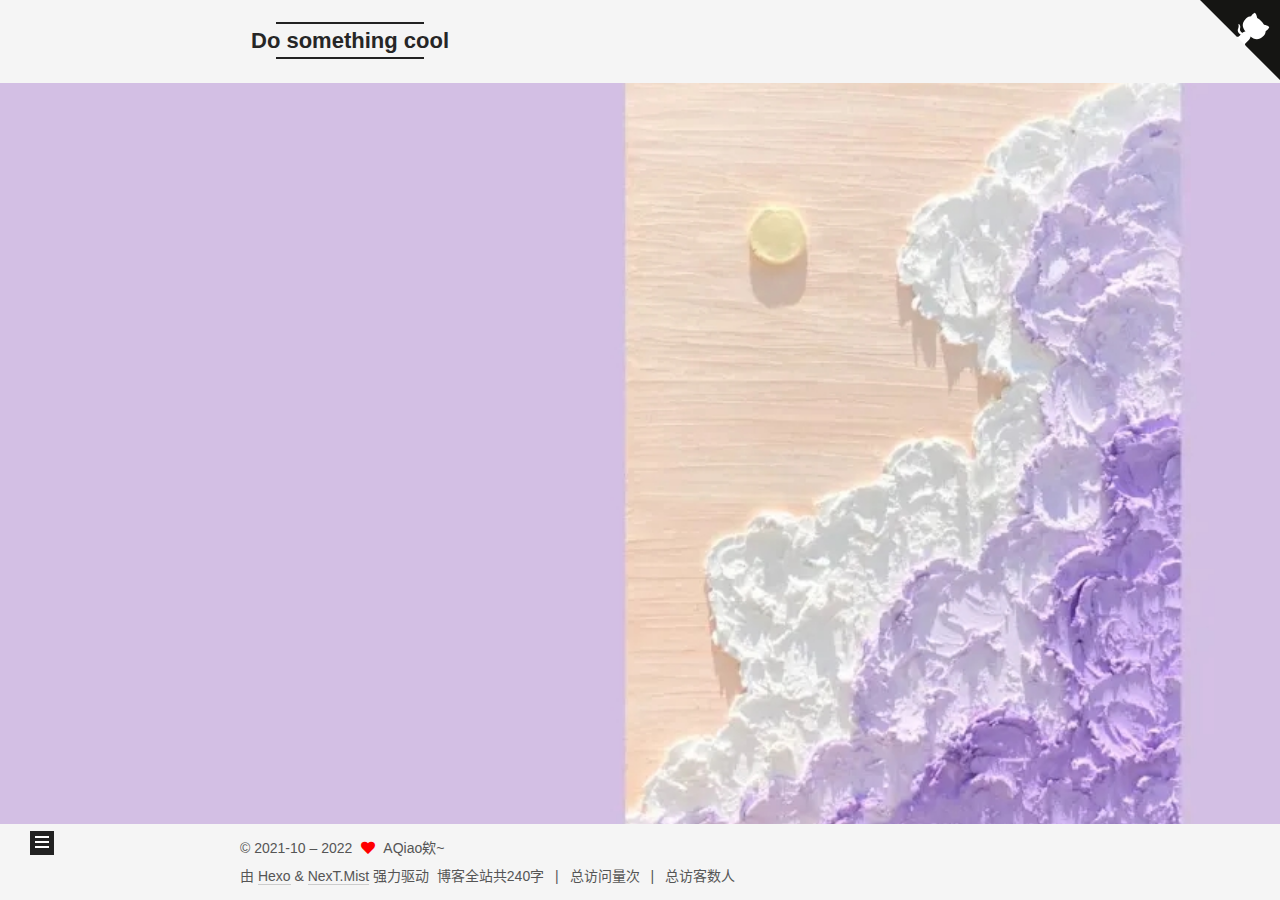
<file: archives/2022/index.html>
<!DOCTYPE html>
<html lang="zh-CN">
<head>
  <meta charset="UTF-8">
<meta name="viewport" content="width=device-width, initial-scale=1, maximum-scale=2">
<meta name="theme-color" content="#222">
<meta name="generator" content="Hexo 6.2.0">
  <link rel="apple-touch-icon" sizes="180x180" href="/images/apple-touch-icon-next.png">
  <link rel="icon" type="image/png" sizes="32x32" href="/images/favicon-32x32-next.png">
  <link rel="icon" type="image/png" sizes="16x16" href="/images/favicon-16x16-next.png">
  <link rel="mask-icon" href="/images/logo.svg" color="#222">

<link rel="stylesheet" href="/css/main.css">


<link rel="stylesheet" href="/lib/font-awesome/css/all.min.css">
  <link rel="stylesheet" href="/lib/pace/pace-theme-minimal.min.css">
  <script src="/lib/pace/pace.min.js"></script>

<script id="hexo-configurations">
    var NexT = window.NexT || {};
    var CONFIG = {"hostname":"example.com","root":"/","scheme":"Mist","version":"7.8.0","exturl":false,"sidebar":{"position":"left","display":"post","padding":18,"offset":12,"onmobile":false},"copycode":{"enable":false,"show_result":false,"style":null},"back2top":{"enable":true,"sidebar":false,"scrollpercent":false},"bookmark":{"enable":false,"color":"#222","save":"auto"},"fancybox":false,"mediumzoom":false,"lazyload":false,"pangu":false,"comments":{"style":"tabs","active":null,"storage":true,"lazyload":false,"nav":null},"algolia":{"hits":{"per_page":10},"labels":{"input_placeholder":"Search for Posts","hits_empty":"We didn't find any results for the search: ${query}","hits_stats":"${hits} results found in ${time} ms"}},"localsearch":{"enable":false,"trigger":"auto","top_n_per_article":1,"unescape":false,"preload":false},"motion":{"enable":true,"async":false,"transition":{"post_block":"fadeIn","post_header":"slideDownIn","post_body":"slideDownIn","coll_header":"slideLeftIn","sidebar":"slideUpIn"}}};
  </script>

  <meta name="description" content="日復一日也會有新的快樂">
<meta property="og:type" content="website">
<meta property="og:title" content="Do something cool">
<meta property="og:url" content="http://example.com/archives/2022/index.html">
<meta property="og:site_name" content="Do something cool">
<meta property="og:description" content="日復一日也會有新的快樂">
<meta property="og:locale" content="zh_CN">
<meta property="article:author" content="AQiao欸~">
<meta property="article:tag" content="坚持">
<meta name="twitter:card" content="summary">

<link rel="canonical" href="http://example.com/archives/2022/">


<script id="page-configurations">
  // https://hexo.io/docs/variables.html
  CONFIG.page = {
    sidebar: "",
    isHome : false,
    isPost : false,
    lang   : 'zh-CN'
  };
</script>

  <title>归档 | Do something cool</title>
  






  <noscript>
  <style>
  .use-motion .brand,
  .use-motion .menu-item,
  .sidebar-inner,
  .use-motion .post-block,
  .use-motion .pagination,
  .use-motion .comments,
  .use-motion .post-header,
  .use-motion .post-body,
  .use-motion .collection-header { opacity: initial; }

  .use-motion .site-title,
  .use-motion .site-subtitle {
    opacity: initial;
    top: initial;
  }

  .use-motion .logo-line-before i { left: initial; }
  .use-motion .logo-line-after i { right: initial; }
  </style>
</noscript>

<link rel="alternate" href="/rss2.xml" title="Do something cool" type="application/rss+xml">
</head>

<body itemscope itemtype="http://schema.org/WebPage">
  <div class="container use-motion">
    <div class="headband"></div>
    <a target="_blank" rel="noopener" href="https://your-url" class="github-corner" aria-label="View source on GitHub"><svg width="80" height="80" viewBox="0 0 250 250" style="fill:#151513; color:#fff; position: absolute; top: 0; border: 0; right: 0;" aria-hidden="true"><path d="M0,0 L115,115 L130,115 L142,142 L250,250 L250,0 Z"></path><path d="M128.3,109.0 C113.8,99.7 119.0,89.6 119.0,89.6 C122.0,82.7 120.5,78.6 120.5,78.6 C119.2,72.0 123.4,76.3 123.4,76.3 C127.3,80.9 125.5,87.3 125.5,87.3 C122.9,97.6 130.6,101.9 134.4,103.2" fill="currentColor" style="transform-origin: 130px 106px;" class="octo-arm"></path><path d="M115.0,115.0 C114.9,115.1 118.7,116.5 119.8,115.4 L133.7,101.6 C136.9,99.2 139.9,98.4 142.2,98.6 C133.8,88.0 127.5,74.4 143.8,58.0 C148.5,53.4 154.0,51.2 159.7,51.0 C160.3,49.4 163.2,43.6 171.4,40.1 C171.4,40.1 176.1,42.5 178.8,56.2 C183.1,58.6 187.2,61.8 190.9,65.4 C194.5,69.0 197.7,73.2 200.1,77.6 C213.8,80.2 216.3,84.9 216.3,84.9 C212.7,93.1 206.9,96.0 205.4,96.6 C205.1,102.4 203.0,107.8 198.3,112.5 C181.9,128.9 168.3,122.5 157.7,114.1 C157.9,116.9 156.7,120.9 152.7,124.9 L141.0,136.5 C139.8,137.7 141.6,141.9 141.8,141.8 Z" fill="currentColor" class="octo-body"></path></svg></a><style>.github-corner:hover .octo-arm{animation:octocat-wave 560ms ease-in-out}@keyframes octocat-wave{0%,100%{transform:rotate(0)}20%,60%{transform:rotate(-25deg)}40%,80%{transform:rotate(10deg)}}@media (max-width:500px){.github-corner:hover .octo-arm{animation:none}.github-corner .octo-arm{animation:octocat-wave 560ms ease-in-out}}</style>

    <header class="header" itemscope itemtype="http://schema.org/WPHeader">
      <div class="header-inner"><div class="site-brand-container">
  <div class="site-nav-toggle">
    <div class="toggle" aria-label="切换导航栏">
      <span class="toggle-line toggle-line-first"></span>
      <span class="toggle-line toggle-line-middle"></span>
      <span class="toggle-line toggle-line-last"></span>
    </div>
  </div>

  <div class="site-meta">

    <a href="/" class="brand" rel="start">
      <span class="logo-line-before"><i></i></span>
      <h1 class="site-title">Do something cool</h1>
      <span class="logo-line-after"><i></i></span>
    </a>
      <p class="site-subtitle" itemprop="description">永远相信坚持的力量</p>
  </div>

  <div class="site-nav-right">
    <div class="toggle popup-trigger">
    </div>
  </div>
</div>




<nav class="site-nav">
  <ul id="menu" class="main-menu menu">
        <li class="menu-item menu-item-home">

    <a href="/" rel="section"><i class="fa fa-home fa-fw"></i>首页</a>

  </li>
        <li class="menu-item menu-item-archives">

    <a href="/archives/" rel="section"><i class="fa fa-archive fa-fw"></i>归档</a>

  </li>
        <li class="menu-item menu-item-categories">

    <a href="/categories/" rel="section"><i class="fa fa-th fa-fw"></i>分类</a>

  </li>
        <li class="menu-item menu-item-tags">

    <a href="/tags/" rel="section"><i class="fa fa-tags fa-fw"></i>标签</a>

  </li>
        <li class="menu-item menu-item-about">

    <a href="/about/" rel="section"><i class="fa fa-user fa-fw"></i>关于</a>

  </li>
        <li class="menu-item menu-item-schedule">

    <a href="/schedule/" rel="section"><i class="fa fa-calendar fa-fw"></i>日程表</a>

  </li>
        <li class="menu-item menu-item-resources">

    <a href="/resources/" rel="section"><i class="fa fa-download fa-fw"></i>资源</a>

  </li>
  </ul>
</nav>




</div>
    </header>

    
  <div class="back-to-top">
    <i class="fa fa-arrow-up"></i>
    <span>0%</span>
  </div>


    <main class="main">
      <div class="main-inner">
        <div class="content-wrap">
          

          <div class="content archive">
            

  
  
  
  <div class="post-block">
    <div class="posts-collapse">
      <div class="collection-title">
        <span class="collection-header">嗯..! 目前共计 2 篇日志。 继续努力。</span>
      </div>

      
    <div class="collection-year">
      <span class="collection-header">2022</span>
    </div>

  <article itemscope itemtype="http://schema.org/Article">
    <header class="post-header">

      <div class="post-meta">
        <time itemprop="dateCreated"
              datetime="2022-08-21T10:22:52+08:00"
              content="2022-08-21">
          08-21
        </time>
      </div>

      <div class="post-title">
          <a class="post-title-link" href="/2022/08/21/say-hi-to-everyone/" itemprop="url">
            <span itemprop="name">欢迎来到我的博客 Let's do something cool!</span>
          </a>
      </div>

    </header>
  </article>

  <article itemscope itemtype="http://schema.org/Article">
    <header class="post-header">

      <div class="post-meta">
        <time itemprop="dateCreated"
              datetime="2022-08-10T22:11:43+08:00"
              content="2022-08-10">
          08-10
        </time>
      </div>

      <div class="post-title">
          <a class="post-title-link" href="/2022/08/10/hello-world/" itemprop="url">
            <span itemprop="name">Hello World</span>
          </a>
      </div>

    </header>
  </article>


    </div>
  </div>
  
  
  

  



          </div>
          

<script>
  window.addEventListener('tabs:register', () => {
    let { activeClass } = CONFIG.comments;
    if (CONFIG.comments.storage) {
      activeClass = localStorage.getItem('comments_active') || activeClass;
    }
    if (activeClass) {
      let activeTab = document.querySelector(`a[href="#comment-${activeClass}"]`);
      if (activeTab) {
        activeTab.click();
      }
    }
  });
  if (CONFIG.comments.storage) {
    window.addEventListener('tabs:click', event => {
      if (!event.target.matches('.tabs-comment .tab-content .tab-pane')) return;
      let commentClass = event.target.classList[1];
      localStorage.setItem('comments_active', commentClass);
    });
  }
</script>

        </div>
          
  
  <div class="toggle sidebar-toggle">
    <span class="toggle-line toggle-line-first"></span>
    <span class="toggle-line toggle-line-middle"></span>
    <span class="toggle-line toggle-line-last"></span>
  </div>

  <aside class="sidebar">
    <div class="sidebar-inner">

      <ul class="sidebar-nav motion-element">
        <li class="sidebar-nav-toc">
          文章目录
        </li>
        <li class="sidebar-nav-overview">
          站点概览
        </li>
      </ul>

      <!--noindex-->
      <div class="post-toc-wrap sidebar-panel">
      </div>
      <!--/noindex-->

      <div class="site-overview-wrap sidebar-panel">
        <div class="site-author motion-element" itemprop="author" itemscope itemtype="http://schema.org/Person">
    <img class="site-author-image" itemprop="image" alt="AQiao欸~"
      src="/images/avatar.png">
  <p class="site-author-name" itemprop="name">AQiao欸~</p>
  <div class="site-description" itemprop="description">日復一日也會有新的快樂</div>
</div>
<div class="site-state-wrap motion-element">
  <nav class="site-state">
      <div class="site-state-item site-state-posts">
          <a href="/archives/">
        
          <span class="site-state-item-count">2</span>
          <span class="site-state-item-name">日志</span>
        </a>
      </div>
  </nav>
</div>
  <div class="links-of-author motion-element">
      <span class="links-of-author-item">
        <a href="https://github.com/Qiaoxqx" title="GitHub → https:&#x2F;&#x2F;github.com&#x2F;Qiaoxqx" rel="noopener" target="_blank"><i class="fab fa-github fa-fw"></i>GitHub</a>
      </span>
      <span class="links-of-author-item">
        <a href="mailto:strive_xqx0603@126.com" title="E-Mail → mailto:strive_xqx0603@126.com" rel="noopener" target="_blank"><i class="fa fa-envelope fa-fw"></i>E-Mail</a>
      </span>
  </div>


  <div class="links-of-blogroll motion-element">
    <div class="links-of-blogroll-title"><i class="fa fa-link fa-fw"></i>
      Links
    </div>
    <ul class="links-of-blogroll-list">
        <li class="links-of-blogroll-item">
          <a href="https://leetcode.cn/" title="https:&#x2F;&#x2F;leetcode.cn" rel="noopener" target="_blank">leetcode</a>
        </li>
        <li class="links-of-blogroll-item">
          <a href="https://xiaolincoding.com/" title="https:&#x2F;&#x2F;xiaolincoding.com" rel="noopener" target="_blank">小林coding</a>
        </li>
        <li class="links-of-blogroll-item">
          <a href="https://baidu.com/" title="https:&#x2F;&#x2F;baidu.com" rel="noopener" target="_blank">百度</a>
        </li>
    </ul>
  </div>

      </div>

    </div>
  </aside>
  <div id="sidebar-dimmer"></div>


      </div>
    </main>

    <footer class="footer">
      <div class="footer-inner">
        

        

<div class="copyright">
  
  &copy; 2021-10 – 
  <span itemprop="copyrightYear">2022</span>
  <span class="with-love">
    <i class="fa fa-heart"></i>
  </span>
  <span class="author" itemprop="copyrightHolder">AQiao欸~</span>
</div>
  <div class="powered-by">由 <a href="https://hexo.io/" class="theme-link" rel="noopener" target="_blank">Hexo</a> & <a href="https://mist.theme-next.org/" class="theme-link" rel="noopener" target="_blank">NexT.Mist</a> 强力驱动
  </div>

<div class="theme-info">
  <div class="powered-by"></div>
  <span class="post-count">博客全站共240字</span>
</div>


    <script async src="//dn-lbstatics.qbox.me/busuanzi/2.3/busuanzi.pure.mini.js"></script>

    <span class="post-meta-divider">|</span>
    <span id="busuanzi_container_site_pv">总访问量<span id="busuanzi_value_site_pv"></span>次</span>
    <span class="post-meta-divider">|</span>
    <span id="busuanzi_container_site_uv">总访客数<span id="busuanzi_value_site_uv"></span>人</span>
<script>
$(document).ready(function() {

    var int = setInterval(fixCount, 50);  // 50ms周期检测函数
    var countOffset = 0;  // 初始化首次数据

    function fixCount() {            
       if (document.getElementById("busuanzi_container_site_pv").style.display != "none")
        {
            $("#busuanzi_value_site_pv").html(parseInt($("#busuanzi_value_site_pv").html()) + countOffset); 
            clearInterval(int);
        }                  
        if ($("#busuanzi_container_site_pv").css("display") != "none")
        {
            $("#busuanzi_value_site_uv").html(parseInt($("#busuanzi_value_site_uv").html()) + countOffset); // 加上初始数据 
            clearInterval(int); // 停止检测
        }  
    }
       	
});
</script> 



        
<div class="busuanzi-count">
  <script async src="https://busuanzi.ibruce.info/busuanzi/2.3/busuanzi.pure.mini.js"></script>
    <span class="post-meta-item" id="busuanzi_container_site_uv" style="display: none;">
      <span class="post-meta-item-icon">
        <i class="fa fa-user"></i>
      </span>
      <span class="site-uv" title="总访客量">
        <span id="busuanzi_value_site_uv"></span>
      </span>
    </span>
    <span class="post-meta-item" id="busuanzi_container_site_pv" style="display: none;">
      <span class="post-meta-item-icon">
        <i class="fa fa-eye"></i>
      </span>
      <span class="site-pv" title="总访问量">
        <span id="busuanzi_value_site_pv"></span>
      </span>
    </span>
</div>








      </div>
    </footer>
  </div>

  
  <script src="/lib/anime.min.js"></script>
  <script src="/lib/velocity/velocity.min.js"></script>
  <script src="/lib/velocity/velocity.ui.min.js"></script>

<script src="/js/utils.js"></script>

<script src="/js/motion.js"></script>


<script src="/js/schemes/muse.js"></script>


<script src="/js/next-boot.js"></script>




  















  

  


</body>
</html>
</file>
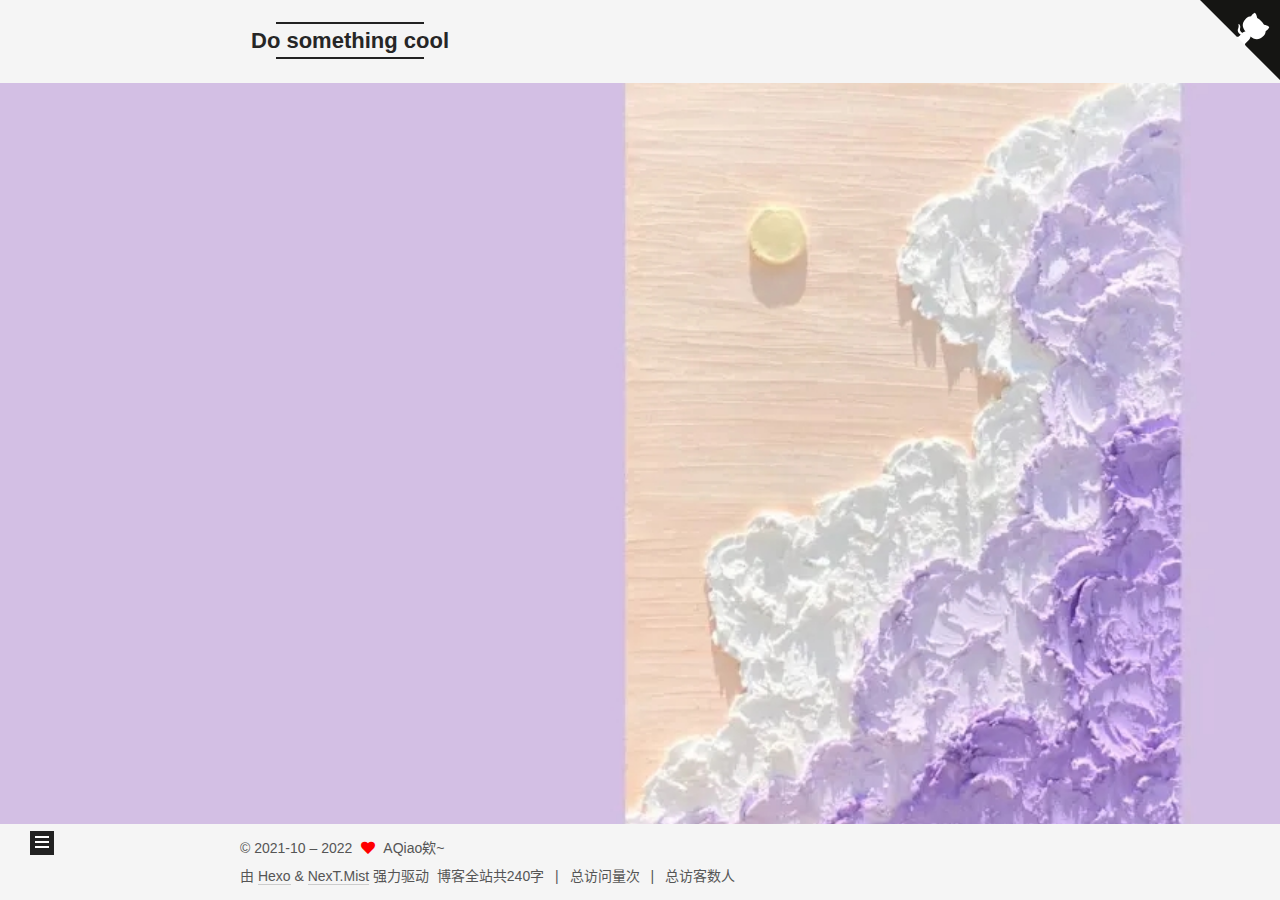
<file: archives/2022/08/index.html>
<!DOCTYPE html>
<html lang="zh-CN">
<head>
  <meta charset="UTF-8">
<meta name="viewport" content="width=device-width, initial-scale=1, maximum-scale=2">
<meta name="theme-color" content="#222">
<meta name="generator" content="Hexo 6.2.0">
  <link rel="apple-touch-icon" sizes="180x180" href="/images/apple-touch-icon-next.png">
  <link rel="icon" type="image/png" sizes="32x32" href="/images/favicon-32x32-next.png">
  <link rel="icon" type="image/png" sizes="16x16" href="/images/favicon-16x16-next.png">
  <link rel="mask-icon" href="/images/logo.svg" color="#222">

<link rel="stylesheet" href="/css/main.css">


<link rel="stylesheet" href="/lib/font-awesome/css/all.min.css">
  <link rel="stylesheet" href="/lib/pace/pace-theme-minimal.min.css">
  <script src="/lib/pace/pace.min.js"></script>

<script id="hexo-configurations">
    var NexT = window.NexT || {};
    var CONFIG = {"hostname":"example.com","root":"/","scheme":"Mist","version":"7.8.0","exturl":false,"sidebar":{"position":"left","display":"post","padding":18,"offset":12,"onmobile":false},"copycode":{"enable":false,"show_result":false,"style":null},"back2top":{"enable":true,"sidebar":false,"scrollpercent":false},"bookmark":{"enable":false,"color":"#222","save":"auto"},"fancybox":false,"mediumzoom":false,"lazyload":false,"pangu":false,"comments":{"style":"tabs","active":null,"storage":true,"lazyload":false,"nav":null},"algolia":{"hits":{"per_page":10},"labels":{"input_placeholder":"Search for Posts","hits_empty":"We didn't find any results for the search: ${query}","hits_stats":"${hits} results found in ${time} ms"}},"localsearch":{"enable":false,"trigger":"auto","top_n_per_article":1,"unescape":false,"preload":false},"motion":{"enable":true,"async":false,"transition":{"post_block":"fadeIn","post_header":"slideDownIn","post_body":"slideDownIn","coll_header":"slideLeftIn","sidebar":"slideUpIn"}}};
  </script>

  <meta name="description" content="日復一日也會有新的快樂">
<meta property="og:type" content="website">
<meta property="og:title" content="Do something cool">
<meta property="og:url" content="http://example.com/archives/2022/08/index.html">
<meta property="og:site_name" content="Do something cool">
<meta property="og:description" content="日復一日也會有新的快樂">
<meta property="og:locale" content="zh_CN">
<meta property="article:author" content="AQiao欸~">
<meta property="article:tag" content="坚持">
<meta name="twitter:card" content="summary">

<link rel="canonical" href="http://example.com/archives/2022/08/">


<script id="page-configurations">
  // https://hexo.io/docs/variables.html
  CONFIG.page = {
    sidebar: "",
    isHome : false,
    isPost : false,
    lang   : 'zh-CN'
  };
</script>

  <title>归档 | Do something cool</title>
  






  <noscript>
  <style>
  .use-motion .brand,
  .use-motion .menu-item,
  .sidebar-inner,
  .use-motion .post-block,
  .use-motion .pagination,
  .use-motion .comments,
  .use-motion .post-header,
  .use-motion .post-body,
  .use-motion .collection-header { opacity: initial; }

  .use-motion .site-title,
  .use-motion .site-subtitle {
    opacity: initial;
    top: initial;
  }

  .use-motion .logo-line-before i { left: initial; }
  .use-motion .logo-line-after i { right: initial; }
  </style>
</noscript>

<link rel="alternate" href="/rss2.xml" title="Do something cool" type="application/rss+xml">
</head>

<body itemscope itemtype="http://schema.org/WebPage">
  <div class="container use-motion">
    <div class="headband"></div>
    <a target="_blank" rel="noopener" href="https://your-url" class="github-corner" aria-label="View source on GitHub"><svg width="80" height="80" viewBox="0 0 250 250" style="fill:#151513; color:#fff; position: absolute; top: 0; border: 0; right: 0;" aria-hidden="true"><path d="M0,0 L115,115 L130,115 L142,142 L250,250 L250,0 Z"></path><path d="M128.3,109.0 C113.8,99.7 119.0,89.6 119.0,89.6 C122.0,82.7 120.5,78.6 120.5,78.6 C119.2,72.0 123.4,76.3 123.4,76.3 C127.3,80.9 125.5,87.3 125.5,87.3 C122.9,97.6 130.6,101.9 134.4,103.2" fill="currentColor" style="transform-origin: 130px 106px;" class="octo-arm"></path><path d="M115.0,115.0 C114.9,115.1 118.7,116.5 119.8,115.4 L133.7,101.6 C136.9,99.2 139.9,98.4 142.2,98.6 C133.8,88.0 127.5,74.4 143.8,58.0 C148.5,53.4 154.0,51.2 159.7,51.0 C160.3,49.4 163.2,43.6 171.4,40.1 C171.4,40.1 176.1,42.5 178.8,56.2 C183.1,58.6 187.2,61.8 190.9,65.4 C194.5,69.0 197.7,73.2 200.1,77.6 C213.8,80.2 216.3,84.9 216.3,84.9 C212.7,93.1 206.9,96.0 205.4,96.6 C205.1,102.4 203.0,107.8 198.3,112.5 C181.9,128.9 168.3,122.5 157.7,114.1 C157.9,116.9 156.7,120.9 152.7,124.9 L141.0,136.5 C139.8,137.7 141.6,141.9 141.8,141.8 Z" fill="currentColor" class="octo-body"></path></svg></a><style>.github-corner:hover .octo-arm{animation:octocat-wave 560ms ease-in-out}@keyframes octocat-wave{0%,100%{transform:rotate(0)}20%,60%{transform:rotate(-25deg)}40%,80%{transform:rotate(10deg)}}@media (max-width:500px){.github-corner:hover .octo-arm{animation:none}.github-corner .octo-arm{animation:octocat-wave 560ms ease-in-out}}</style>

    <header class="header" itemscope itemtype="http://schema.org/WPHeader">
      <div class="header-inner"><div class="site-brand-container">
  <div class="site-nav-toggle">
    <div class="toggle" aria-label="切换导航栏">
      <span class="toggle-line toggle-line-first"></span>
      <span class="toggle-line toggle-line-middle"></span>
      <span class="toggle-line toggle-line-last"></span>
    </div>
  </div>

  <div class="site-meta">

    <a href="/" class="brand" rel="start">
      <span class="logo-line-before"><i></i></span>
      <h1 class="site-title">Do something cool</h1>
      <span class="logo-line-after"><i></i></span>
    </a>
      <p class="site-subtitle" itemprop="description">永远相信坚持的力量</p>
  </div>

  <div class="site-nav-right">
    <div class="toggle popup-trigger">
    </div>
  </div>
</div>




<nav class="site-nav">
  <ul id="menu" class="main-menu menu">
        <li class="menu-item menu-item-home">

    <a href="/" rel="section"><i class="fa fa-home fa-fw"></i>首页</a>

  </li>
        <li class="menu-item menu-item-archives">

    <a href="/archives/" rel="section"><i class="fa fa-archive fa-fw"></i>归档</a>

  </li>
        <li class="menu-item menu-item-categories">

    <a href="/categories/" rel="section"><i class="fa fa-th fa-fw"></i>分类</a>

  </li>
        <li class="menu-item menu-item-tags">

    <a href="/tags/" rel="section"><i class="fa fa-tags fa-fw"></i>标签</a>

  </li>
        <li class="menu-item menu-item-about">

    <a href="/about/" rel="section"><i class="fa fa-user fa-fw"></i>关于</a>

  </li>
        <li class="menu-item menu-item-schedule">

    <a href="/schedule/" rel="section"><i class="fa fa-calendar fa-fw"></i>日程表</a>

  </li>
        <li class="menu-item menu-item-resources">

    <a href="/resources/" rel="section"><i class="fa fa-download fa-fw"></i>资源</a>

  </li>
  </ul>
</nav>




</div>
    </header>

    
  <div class="back-to-top">
    <i class="fa fa-arrow-up"></i>
    <span>0%</span>
  </div>


    <main class="main">
      <div class="main-inner">
        <div class="content-wrap">
          

          <div class="content archive">
            

  
  
  
  <div class="post-block">
    <div class="posts-collapse">
      <div class="collection-title">
        <span class="collection-header">嗯..! 目前共计 2 篇日志。 继续努力。</span>
      </div>

      
    <div class="collection-year">
      <span class="collection-header">2022</span>
    </div>

  <article itemscope itemtype="http://schema.org/Article">
    <header class="post-header">

      <div class="post-meta">
        <time itemprop="dateCreated"
              datetime="2022-08-21T10:22:52+08:00"
              content="2022-08-21">
          08-21
        </time>
      </div>

      <div class="post-title">
          <a class="post-title-link" href="/2022/08/21/say-hi-to-everyone/" itemprop="url">
            <span itemprop="name">欢迎来到我的博客 Let's do something cool!</span>
          </a>
      </div>

    </header>
  </article>

  <article itemscope itemtype="http://schema.org/Article">
    <header class="post-header">

      <div class="post-meta">
        <time itemprop="dateCreated"
              datetime="2022-08-10T22:11:43+08:00"
              content="2022-08-10">
          08-10
        </time>
      </div>

      <div class="post-title">
          <a class="post-title-link" href="/2022/08/10/hello-world/" itemprop="url">
            <span itemprop="name">Hello World</span>
          </a>
      </div>

    </header>
  </article>


    </div>
  </div>
  
  
  

  



          </div>
          

<script>
  window.addEventListener('tabs:register', () => {
    let { activeClass } = CONFIG.comments;
    if (CONFIG.comments.storage) {
      activeClass = localStorage.getItem('comments_active') || activeClass;
    }
    if (activeClass) {
      let activeTab = document.querySelector(`a[href="#comment-${activeClass}"]`);
      if (activeTab) {
        activeTab.click();
      }
    }
  });
  if (CONFIG.comments.storage) {
    window.addEventListener('tabs:click', event => {
      if (!event.target.matches('.tabs-comment .tab-content .tab-pane')) return;
      let commentClass = event.target.classList[1];
      localStorage.setItem('comments_active', commentClass);
    });
  }
</script>

        </div>
          
  
  <div class="toggle sidebar-toggle">
    <span class="toggle-line toggle-line-first"></span>
    <span class="toggle-line toggle-line-middle"></span>
    <span class="toggle-line toggle-line-last"></span>
  </div>

  <aside class="sidebar">
    <div class="sidebar-inner">

      <ul class="sidebar-nav motion-element">
        <li class="sidebar-nav-toc">
          文章目录
        </li>
        <li class="sidebar-nav-overview">
          站点概览
        </li>
      </ul>

      <!--noindex-->
      <div class="post-toc-wrap sidebar-panel">
      </div>
      <!--/noindex-->

      <div class="site-overview-wrap sidebar-panel">
        <div class="site-author motion-element" itemprop="author" itemscope itemtype="http://schema.org/Person">
    <img class="site-author-image" itemprop="image" alt="AQiao欸~"
      src="/images/avatar.png">
  <p class="site-author-name" itemprop="name">AQiao欸~</p>
  <div class="site-description" itemprop="description">日復一日也會有新的快樂</div>
</div>
<div class="site-state-wrap motion-element">
  <nav class="site-state">
      <div class="site-state-item site-state-posts">
          <a href="/archives/">
        
          <span class="site-state-item-count">2</span>
          <span class="site-state-item-name">日志</span>
        </a>
      </div>
  </nav>
</div>
  <div class="links-of-author motion-element">
      <span class="links-of-author-item">
        <a href="https://github.com/Qiaoxqx" title="GitHub → https:&#x2F;&#x2F;github.com&#x2F;Qiaoxqx" rel="noopener" target="_blank"><i class="fab fa-github fa-fw"></i>GitHub</a>
      </span>
      <span class="links-of-author-item">
        <a href="mailto:strive_xqx0603@126.com" title="E-Mail → mailto:strive_xqx0603@126.com" rel="noopener" target="_blank"><i class="fa fa-envelope fa-fw"></i>E-Mail</a>
      </span>
  </div>


  <div class="links-of-blogroll motion-element">
    <div class="links-of-blogroll-title"><i class="fa fa-link fa-fw"></i>
      Links
    </div>
    <ul class="links-of-blogroll-list">
        <li class="links-of-blogroll-item">
          <a href="https://leetcode.cn/" title="https:&#x2F;&#x2F;leetcode.cn" rel="noopener" target="_blank">leetcode</a>
        </li>
        <li class="links-of-blogroll-item">
          <a href="https://xiaolincoding.com/" title="https:&#x2F;&#x2F;xiaolincoding.com" rel="noopener" target="_blank">小林coding</a>
        </li>
        <li class="links-of-blogroll-item">
          <a href="https://baidu.com/" title="https:&#x2F;&#x2F;baidu.com" rel="noopener" target="_blank">百度</a>
        </li>
    </ul>
  </div>

      </div>

    </div>
  </aside>
  <div id="sidebar-dimmer"></div>


      </div>
    </main>

    <footer class="footer">
      <div class="footer-inner">
        

        

<div class="copyright">
  
  &copy; 2021-10 – 
  <span itemprop="copyrightYear">2022</span>
  <span class="with-love">
    <i class="fa fa-heart"></i>
  </span>
  <span class="author" itemprop="copyrightHolder">AQiao欸~</span>
</div>
  <div class="powered-by">由 <a href="https://hexo.io/" class="theme-link" rel="noopener" target="_blank">Hexo</a> & <a href="https://mist.theme-next.org/" class="theme-link" rel="noopener" target="_blank">NexT.Mist</a> 强力驱动
  </div>

<div class="theme-info">
  <div class="powered-by"></div>
  <span class="post-count">博客全站共240字</span>
</div>


    <script async src="//dn-lbstatics.qbox.me/busuanzi/2.3/busuanzi.pure.mini.js"></script>

    <span class="post-meta-divider">|</span>
    <span id="busuanzi_container_site_pv">总访问量<span id="busuanzi_value_site_pv"></span>次</span>
    <span class="post-meta-divider">|</span>
    <span id="busuanzi_container_site_uv">总访客数<span id="busuanzi_value_site_uv"></span>人</span>
<script>
$(document).ready(function() {

    var int = setInterval(fixCount, 50);  // 50ms周期检测函数
    var countOffset = 0;  // 初始化首次数据

    function fixCount() {            
       if (document.getElementById("busuanzi_container_site_pv").style.display != "none")
        {
            $("#busuanzi_value_site_pv").html(parseInt($("#busuanzi_value_site_pv").html()) + countOffset); 
            clearInterval(int);
        }                  
        if ($("#busuanzi_container_site_pv").css("display") != "none")
        {
            $("#busuanzi_value_site_uv").html(parseInt($("#busuanzi_value_site_uv").html()) + countOffset); // 加上初始数据 
            clearInterval(int); // 停止检测
        }  
    }
       	
});
</script> 



        
<div class="busuanzi-count">
  <script async src="https://busuanzi.ibruce.info/busuanzi/2.3/busuanzi.pure.mini.js"></script>
    <span class="post-meta-item" id="busuanzi_container_site_uv" style="display: none;">
      <span class="post-meta-item-icon">
        <i class="fa fa-user"></i>
      </span>
      <span class="site-uv" title="总访客量">
        <span id="busuanzi_value_site_uv"></span>
      </span>
    </span>
    <span class="post-meta-item" id="busuanzi_container_site_pv" style="display: none;">
      <span class="post-meta-item-icon">
        <i class="fa fa-eye"></i>
      </span>
      <span class="site-pv" title="总访问量">
        <span id="busuanzi_value_site_pv"></span>
      </span>
    </span>
</div>








      </div>
    </footer>
  </div>

  
  <script src="/lib/anime.min.js"></script>
  <script src="/lib/velocity/velocity.min.js"></script>
  <script src="/lib/velocity/velocity.ui.min.js"></script>

<script src="/js/utils.js"></script>

<script src="/js/motion.js"></script>


<script src="/js/schemes/muse.js"></script>


<script src="/js/next-boot.js"></script>




  















  

  


</body>
</html>
</file>
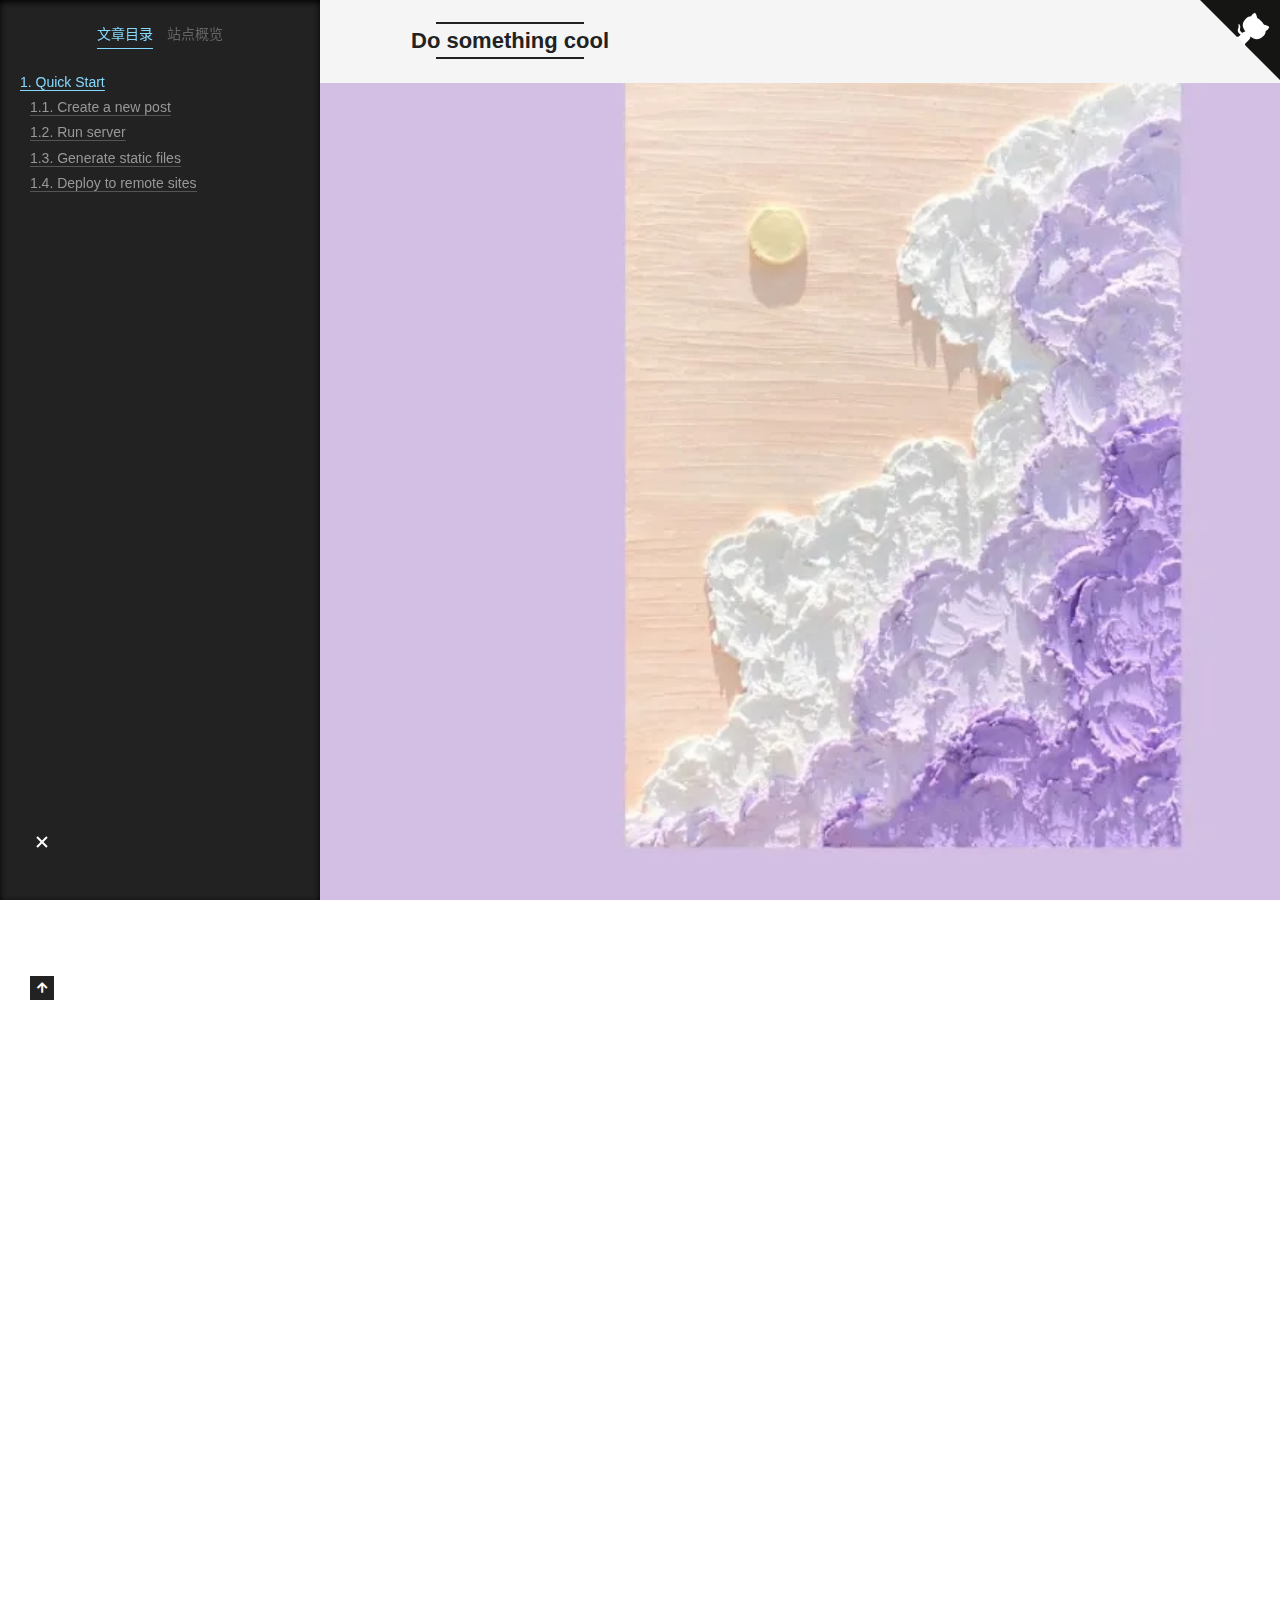
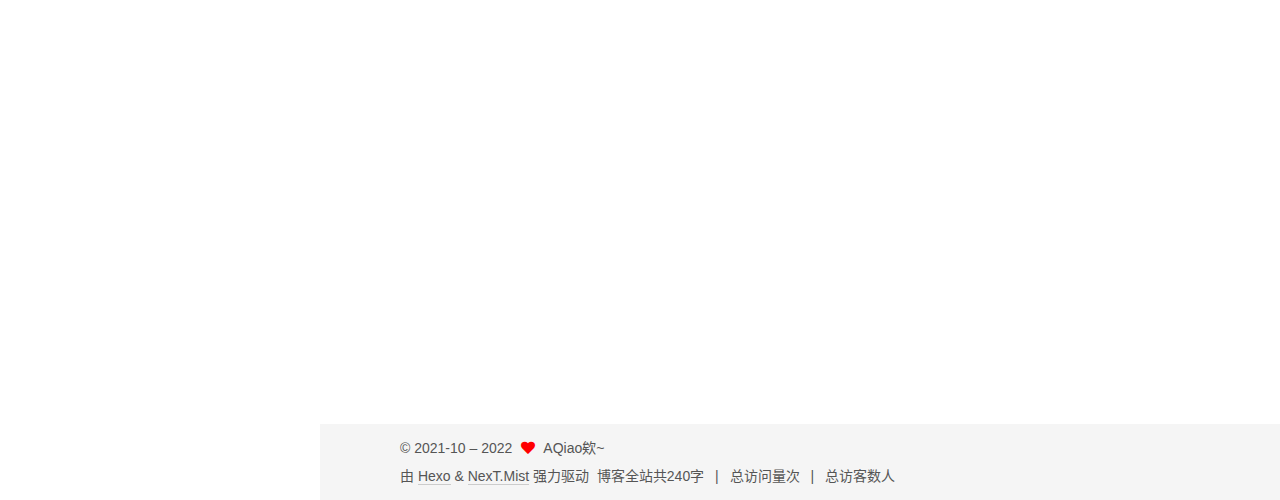
<file: 2022/08/10/hello-world/index.html>
<!DOCTYPE html>
<html lang="zh-CN">
<head>
  <meta charset="UTF-8">
<meta name="viewport" content="width=device-width, initial-scale=1, maximum-scale=2">
<meta name="theme-color" content="#222">
<meta name="generator" content="Hexo 6.2.0">
  <link rel="apple-touch-icon" sizes="180x180" href="/images/apple-touch-icon-next.png">
  <link rel="icon" type="image/png" sizes="32x32" href="/images/favicon-32x32-next.png">
  <link rel="icon" type="image/png" sizes="16x16" href="/images/favicon-16x16-next.png">
  <link rel="mask-icon" href="/images/logo.svg" color="#222">

<link rel="stylesheet" href="/css/main.css">


<link rel="stylesheet" href="/lib/font-awesome/css/all.min.css">
  <link rel="stylesheet" href="/lib/pace/pace-theme-minimal.min.css">
  <script src="/lib/pace/pace.min.js"></script>

<script id="hexo-configurations">
    var NexT = window.NexT || {};
    var CONFIG = {"hostname":"example.com","root":"/","scheme":"Mist","version":"7.8.0","exturl":false,"sidebar":{"position":"left","display":"post","padding":18,"offset":12,"onmobile":false},"copycode":{"enable":false,"show_result":false,"style":null},"back2top":{"enable":true,"sidebar":false,"scrollpercent":false},"bookmark":{"enable":false,"color":"#222","save":"auto"},"fancybox":false,"mediumzoom":false,"lazyload":false,"pangu":false,"comments":{"style":"tabs","active":null,"storage":true,"lazyload":false,"nav":null},"algolia":{"hits":{"per_page":10},"labels":{"input_placeholder":"Search for Posts","hits_empty":"We didn't find any results for the search: ${query}","hits_stats":"${hits} results found in ${time} ms"}},"localsearch":{"enable":false,"trigger":"auto","top_n_per_article":1,"unescape":false,"preload":false},"motion":{"enable":true,"async":false,"transition":{"post_block":"fadeIn","post_header":"slideDownIn","post_body":"slideDownIn","coll_header":"slideLeftIn","sidebar":"slideUpIn"}}};
  </script>

  <meta name="description" content="Welcome to Hexo! This is your very first post. Check documentation for more info. If you get any problems when using Hexo, you can find the answer in troubleshooting or you can ask me on GitHub. Quick">
<meta property="og:type" content="article">
<meta property="og:title" content="Hello World">
<meta property="og:url" content="http://example.com/2022/08/10/hello-world/index.html">
<meta property="og:site_name" content="Do something cool">
<meta property="og:description" content="Welcome to Hexo! This is your very first post. Check documentation for more info. If you get any problems when using Hexo, you can find the answer in troubleshooting or you can ask me on GitHub. Quick">
<meta property="og:locale" content="zh_CN">
<meta property="article:published_time" content="2022-08-10T14:11:43.281Z">
<meta property="article:modified_time" content="2022-08-10T14:11:43.282Z">
<meta property="article:author" content="AQiao欸~">
<meta property="article:tag" content="坚持">
<meta name="twitter:card" content="summary">

<link rel="canonical" href="http://example.com/2022/08/10/hello-world/">


<script id="page-configurations">
  // https://hexo.io/docs/variables.html
  CONFIG.page = {
    sidebar: "",
    isHome : false,
    isPost : true,
    lang   : 'zh-CN'
  };
</script>

  <title>Hello World | Do something cool</title>
  






  <noscript>
  <style>
  .use-motion .brand,
  .use-motion .menu-item,
  .sidebar-inner,
  .use-motion .post-block,
  .use-motion .pagination,
  .use-motion .comments,
  .use-motion .post-header,
  .use-motion .post-body,
  .use-motion .collection-header { opacity: initial; }

  .use-motion .site-title,
  .use-motion .site-subtitle {
    opacity: initial;
    top: initial;
  }

  .use-motion .logo-line-before i { left: initial; }
  .use-motion .logo-line-after i { right: initial; }
  </style>
</noscript>

<link rel="alternate" href="/rss2.xml" title="Do something cool" type="application/rss+xml">
</head>

<body itemscope itemtype="http://schema.org/WebPage">
  <div class="container use-motion">
    <div class="headband"></div>
    <a target="_blank" rel="noopener" href="https://your-url" class="github-corner" aria-label="View source on GitHub"><svg width="80" height="80" viewBox="0 0 250 250" style="fill:#151513; color:#fff; position: absolute; top: 0; border: 0; right: 0;" aria-hidden="true"><path d="M0,0 L115,115 L130,115 L142,142 L250,250 L250,0 Z"></path><path d="M128.3,109.0 C113.8,99.7 119.0,89.6 119.0,89.6 C122.0,82.7 120.5,78.6 120.5,78.6 C119.2,72.0 123.4,76.3 123.4,76.3 C127.3,80.9 125.5,87.3 125.5,87.3 C122.9,97.6 130.6,101.9 134.4,103.2" fill="currentColor" style="transform-origin: 130px 106px;" class="octo-arm"></path><path d="M115.0,115.0 C114.9,115.1 118.7,116.5 119.8,115.4 L133.7,101.6 C136.9,99.2 139.9,98.4 142.2,98.6 C133.8,88.0 127.5,74.4 143.8,58.0 C148.5,53.4 154.0,51.2 159.7,51.0 C160.3,49.4 163.2,43.6 171.4,40.1 C171.4,40.1 176.1,42.5 178.8,56.2 C183.1,58.6 187.2,61.8 190.9,65.4 C194.5,69.0 197.7,73.2 200.1,77.6 C213.8,80.2 216.3,84.9 216.3,84.9 C212.7,93.1 206.9,96.0 205.4,96.6 C205.1,102.4 203.0,107.8 198.3,112.5 C181.9,128.9 168.3,122.5 157.7,114.1 C157.9,116.9 156.7,120.9 152.7,124.9 L141.0,136.5 C139.8,137.7 141.6,141.9 141.8,141.8 Z" fill="currentColor" class="octo-body"></path></svg></a><style>.github-corner:hover .octo-arm{animation:octocat-wave 560ms ease-in-out}@keyframes octocat-wave{0%,100%{transform:rotate(0)}20%,60%{transform:rotate(-25deg)}40%,80%{transform:rotate(10deg)}}@media (max-width:500px){.github-corner:hover .octo-arm{animation:none}.github-corner .octo-arm{animation:octocat-wave 560ms ease-in-out}}</style>

    <header class="header" itemscope itemtype="http://schema.org/WPHeader">
      <div class="header-inner"><div class="site-brand-container">
  <div class="site-nav-toggle">
    <div class="toggle" aria-label="切换导航栏">
      <span class="toggle-line toggle-line-first"></span>
      <span class="toggle-line toggle-line-middle"></span>
      <span class="toggle-line toggle-line-last"></span>
    </div>
  </div>

  <div class="site-meta">

    <a href="/" class="brand" rel="start">
      <span class="logo-line-before"><i></i></span>
      <h1 class="site-title">Do something cool</h1>
      <span class="logo-line-after"><i></i></span>
    </a>
      <p class="site-subtitle" itemprop="description">永远相信坚持的力量</p>
  </div>

  <div class="site-nav-right">
    <div class="toggle popup-trigger">
    </div>
  </div>
</div>




<nav class="site-nav">
  <ul id="menu" class="main-menu menu">
        <li class="menu-item menu-item-home">

    <a href="/" rel="section"><i class="fa fa-home fa-fw"></i>首页</a>

  </li>
        <li class="menu-item menu-item-archives">

    <a href="/archives/" rel="section"><i class="fa fa-archive fa-fw"></i>归档</a>

  </li>
        <li class="menu-item menu-item-categories">

    <a href="/categories/" rel="section"><i class="fa fa-th fa-fw"></i>分类</a>

  </li>
        <li class="menu-item menu-item-tags">

    <a href="/tags/" rel="section"><i class="fa fa-tags fa-fw"></i>标签</a>

  </li>
        <li class="menu-item menu-item-about">

    <a href="/about/" rel="section"><i class="fa fa-user fa-fw"></i>关于</a>

  </li>
        <li class="menu-item menu-item-schedule">

    <a href="/schedule/" rel="section"><i class="fa fa-calendar fa-fw"></i>日程表</a>

  </li>
        <li class="menu-item menu-item-resources">

    <a href="/resources/" rel="section"><i class="fa fa-download fa-fw"></i>资源</a>

  </li>
  </ul>
</nav>




</div>
    </header>

    
  <div class="back-to-top">
    <i class="fa fa-arrow-up"></i>
    <span>0%</span>
  </div>


    <main class="main">
      <div class="main-inner">
        <div class="content-wrap">
          

          <div class="content post posts-expand">
            

    
  
  
  <article itemscope itemtype="http://schema.org/Article" class="post-block" lang="zh-CN">
    <link itemprop="mainEntityOfPage" href="http://example.com/2022/08/10/hello-world/">

    <span hidden itemprop="author" itemscope itemtype="http://schema.org/Person">
      <meta itemprop="image" content="/images/avatar.png">
      <meta itemprop="name" content="AQiao欸~">
      <meta itemprop="description" content="日復一日也會有新的快樂">
    </span>

    <span hidden itemprop="publisher" itemscope itemtype="http://schema.org/Organization">
      <meta itemprop="name" content="Do something cool">
    </span>
      <header class="post-header">
        <h1 class="post-title" itemprop="name headline">
          Hello World
        </h1>

        <div class="post-meta">
            <span class="post-meta-item">
              <span class="post-meta-item-icon">
                <i class="far fa-calendar"></i>
              </span>
              <span class="post-meta-item-text">发表于</span>

              <time title="创建时间：2022-08-10 22:11:43" itemprop="dateCreated datePublished" datetime="2022-08-10T22:11:43+08:00">2022-08-10</time>
            </span>

          
            <span class="post-meta-item" title="阅读次数" id="busuanzi_container_page_pv" style="display: none;">
              <span class="post-meta-item-icon">
                <i class="fa fa-eye"></i>
              </span>
              <span class="post-meta-item-text">阅读次数：</span>
              <span id="busuanzi_value_page_pv"></span>
            </span>

        </div>
      </header>

    
    
    
    <div class="post-body" itemprop="articleBody">

      
        <p>Welcome to <a target="_blank" rel="noopener" href="https://hexo.io/">Hexo</a>! This is your very first post. Check <a target="_blank" rel="noopener" href="https://hexo.io/docs/">documentation</a> for more info. If you get any problems when using Hexo, you can find the answer in <a target="_blank" rel="noopener" href="https://hexo.io/docs/troubleshooting.html">troubleshooting</a> or you can ask me on <a target="_blank" rel="noopener" href="https://github.com/hexojs/hexo/issues">GitHub</a>.</p>
<h2 id="Quick-Start"><a href="#Quick-Start" class="headerlink" title="Quick Start"></a>Quick Start</h2><h3 id="Create-a-new-post"><a href="#Create-a-new-post" class="headerlink" title="Create a new post"></a>Create a new post</h3><figure class="highlight bash"><table><tr><td class="gutter"><pre><span class="line">1</span><br></pre></td><td class="code"><pre><span class="line">$ hexo new <span class="string">&quot;My New Post&quot;</span></span><br></pre></td></tr></table></figure>

<p>More info: <a target="_blank" rel="noopener" href="https://hexo.io/docs/writing.html">Writing</a></p>
<h3 id="Run-server"><a href="#Run-server" class="headerlink" title="Run server"></a>Run server</h3><figure class="highlight bash"><table><tr><td class="gutter"><pre><span class="line">1</span><br></pre></td><td class="code"><pre><span class="line">$ hexo server</span><br></pre></td></tr></table></figure>

<p>More info: <a target="_blank" rel="noopener" href="https://hexo.io/docs/server.html">Server</a></p>
<h3 id="Generate-static-files"><a href="#Generate-static-files" class="headerlink" title="Generate static files"></a>Generate static files</h3><figure class="highlight bash"><table><tr><td class="gutter"><pre><span class="line">1</span><br></pre></td><td class="code"><pre><span class="line">$ hexo generate</span><br></pre></td></tr></table></figure>

<p>More info: <a target="_blank" rel="noopener" href="https://hexo.io/docs/generating.html">Generating</a></p>
<h3 id="Deploy-to-remote-sites"><a href="#Deploy-to-remote-sites" class="headerlink" title="Deploy to remote sites"></a>Deploy to remote sites</h3><figure class="highlight bash"><table><tr><td class="gutter"><pre><span class="line">1</span><br></pre></td><td class="code"><pre><span class="line">$ hexo deploy</span><br></pre></td></tr></table></figure>

<p>More info: <a target="_blank" rel="noopener" href="https://hexo.io/docs/one-command-deployment.html">Deployment</a></p>

    </div>

    
    
    

    
      <div>
        <div>
    
        <div style="text-align:center;color: #ccc;font-size:16px;">-------------本文结束<i class="fa fa-heart"></i>感谢阅读-------------</div>
    
</div>
      </div>
    
        

<div>
<ul class="post-copyright">
  <li class="post-copyright-author">
    <strong>本文作者： </strong>AQiao欸~
  </li>
  <li class="post-copyright-link">
    <strong>本文链接：</strong>
    <a href="http://example.com/2022/08/10/hello-world/" title="Hello World">http://example.com/2022/08/10/hello-world/</a>
  </li>
  <li class="post-copyright-license">
    <strong>版权声明： </strong>本博客所有文章除特别声明外，均采用 <a href="https://creativecommons.org/licenses/by-nc-sa/4.0/" rel="noopener" target="_blank"><i class="fab fa-fw fa-creative-commons"></i>BY-NC-SA</a> 许可协议。转载请注明出处！
  </li>
</ul>
</div>

        

  <div class="followme">
    <p>欢迎关注我的其它发布渠道</p>

    <div class="social-list">

        <div class="social-item">
          <a target="_blank" class="social-link" href="/images/wechat_channel.jpg">
            <span class="icon">
              <i class="fab fa-weixin"></i>
            </span>

            <span class="label">WeChat</span>
          </a>
        </div>

        <div class="social-item">
          <a target="_blank" class="social-link" href="/atom.xml">
            <span class="icon">
              <i class="fa fa-rss"></i>
            </span>

            <span class="label">RSS</span>
          </a>
        </div>
    </div>
  </div>


      <footer class="post-footer">

        


        
    <div class="post-nav">
      <div class="post-nav-item"></div>
      <div class="post-nav-item">
    <a href="/2022/08/21/say-hi-to-everyone/" rel="next" title="欢迎来到我的博客 Let's do something cool!">
      欢迎来到我的博客 Let's do something cool! <i class="fa fa-chevron-right"></i>
    </a></div>
    </div>
      </footer>
    
  </article>
  
  
  



          </div>
          
    
  <div class="comments">
    <div id="lv-container" data-id="city" data-uid="MTAyMC81NzAxNC8zMzQ3OA=="></div>
  </div>
  

<script>
  window.addEventListener('tabs:register', () => {
    let { activeClass } = CONFIG.comments;
    if (CONFIG.comments.storage) {
      activeClass = localStorage.getItem('comments_active') || activeClass;
    }
    if (activeClass) {
      let activeTab = document.querySelector(`a[href="#comment-${activeClass}"]`);
      if (activeTab) {
        activeTab.click();
      }
    }
  });
  if (CONFIG.comments.storage) {
    window.addEventListener('tabs:click', event => {
      if (!event.target.matches('.tabs-comment .tab-content .tab-pane')) return;
      let commentClass = event.target.classList[1];
      localStorage.setItem('comments_active', commentClass);
    });
  }
</script>

        </div>
          
  
  <div class="toggle sidebar-toggle">
    <span class="toggle-line toggle-line-first"></span>
    <span class="toggle-line toggle-line-middle"></span>
    <span class="toggle-line toggle-line-last"></span>
  </div>

  <aside class="sidebar">
    <div class="sidebar-inner">

      <ul class="sidebar-nav motion-element">
        <li class="sidebar-nav-toc">
          文章目录
        </li>
        <li class="sidebar-nav-overview">
          站点概览
        </li>
      </ul>

      <!--noindex-->
      <div class="post-toc-wrap sidebar-panel">
          <div class="post-toc motion-element"><ol class="nav"><li class="nav-item nav-level-2"><a class="nav-link" href="#Quick-Start"><span class="nav-number">1.</span> <span class="nav-text">Quick Start</span></a><ol class="nav-child"><li class="nav-item nav-level-3"><a class="nav-link" href="#Create-a-new-post"><span class="nav-number">1.1.</span> <span class="nav-text">Create a new post</span></a></li><li class="nav-item nav-level-3"><a class="nav-link" href="#Run-server"><span class="nav-number">1.2.</span> <span class="nav-text">Run server</span></a></li><li class="nav-item nav-level-3"><a class="nav-link" href="#Generate-static-files"><span class="nav-number">1.3.</span> <span class="nav-text">Generate static files</span></a></li><li class="nav-item nav-level-3"><a class="nav-link" href="#Deploy-to-remote-sites"><span class="nav-number">1.4.</span> <span class="nav-text">Deploy to remote sites</span></a></li></ol></li></ol></div>
      </div>
      <!--/noindex-->

      <div class="site-overview-wrap sidebar-panel">
        <div class="site-author motion-element" itemprop="author" itemscope itemtype="http://schema.org/Person">
    <img class="site-author-image" itemprop="image" alt="AQiao欸~"
      src="/images/avatar.png">
  <p class="site-author-name" itemprop="name">AQiao欸~</p>
  <div class="site-description" itemprop="description">日復一日也會有新的快樂</div>
</div>
<div class="site-state-wrap motion-element">
  <nav class="site-state">
      <div class="site-state-item site-state-posts">
          <a href="/archives/">
        
          <span class="site-state-item-count">2</span>
          <span class="site-state-item-name">日志</span>
        </a>
      </div>
  </nav>
</div>
  <div class="links-of-author motion-element">
      <span class="links-of-author-item">
        <a href="https://github.com/Qiaoxqx" title="GitHub → https:&#x2F;&#x2F;github.com&#x2F;Qiaoxqx" rel="noopener" target="_blank"><i class="fab fa-github fa-fw"></i>GitHub</a>
      </span>
      <span class="links-of-author-item">
        <a href="mailto:strive_xqx0603@126.com" title="E-Mail → mailto:strive_xqx0603@126.com" rel="noopener" target="_blank"><i class="fa fa-envelope fa-fw"></i>E-Mail</a>
      </span>
  </div>


  <div class="links-of-blogroll motion-element">
    <div class="links-of-blogroll-title"><i class="fa fa-link fa-fw"></i>
      Links
    </div>
    <ul class="links-of-blogroll-list">
        <li class="links-of-blogroll-item">
          <a href="https://leetcode.cn/" title="https:&#x2F;&#x2F;leetcode.cn" rel="noopener" target="_blank">leetcode</a>
        </li>
        <li class="links-of-blogroll-item">
          <a href="https://xiaolincoding.com/" title="https:&#x2F;&#x2F;xiaolincoding.com" rel="noopener" target="_blank">小林coding</a>
        </li>
        <li class="links-of-blogroll-item">
          <a href="https://baidu.com/" title="https:&#x2F;&#x2F;baidu.com" rel="noopener" target="_blank">百度</a>
        </li>
    </ul>
  </div>

      </div>

    </div>
  </aside>
  <div id="sidebar-dimmer"></div>


      </div>
    </main>

    <footer class="footer">
      <div class="footer-inner">
        

        

<div class="copyright">
  
  &copy; 2021-10 – 
  <span itemprop="copyrightYear">2022</span>
  <span class="with-love">
    <i class="fa fa-heart"></i>
  </span>
  <span class="author" itemprop="copyrightHolder">AQiao欸~</span>
</div>
  <div class="powered-by">由 <a href="https://hexo.io/" class="theme-link" rel="noopener" target="_blank">Hexo</a> & <a href="https://mist.theme-next.org/" class="theme-link" rel="noopener" target="_blank">NexT.Mist</a> 强力驱动
  </div>

<div class="theme-info">
  <div class="powered-by"></div>
  <span class="post-count">博客全站共240字</span>
</div>


    <script async src="//dn-lbstatics.qbox.me/busuanzi/2.3/busuanzi.pure.mini.js"></script>

    <span class="post-meta-divider">|</span>
    <span id="busuanzi_container_site_pv">总访问量<span id="busuanzi_value_site_pv"></span>次</span>
    <span class="post-meta-divider">|</span>
    <span id="busuanzi_container_site_uv">总访客数<span id="busuanzi_value_site_uv"></span>人</span>
<script>
$(document).ready(function() {

    var int = setInterval(fixCount, 50);  // 50ms周期检测函数
    var countOffset = 0;  // 初始化首次数据

    function fixCount() {            
       if (document.getElementById("busuanzi_container_site_pv").style.display != "none")
        {
            $("#busuanzi_value_site_pv").html(parseInt($("#busuanzi_value_site_pv").html()) + countOffset); 
            clearInterval(int);
        }                  
        if ($("#busuanzi_container_site_pv").css("display") != "none")
        {
            $("#busuanzi_value_site_uv").html(parseInt($("#busuanzi_value_site_uv").html()) + countOffset); // 加上初始数据 
            clearInterval(int); // 停止检测
        }  
    }
       	
});
</script> 



        
<div class="busuanzi-count">
  <script async src="https://busuanzi.ibruce.info/busuanzi/2.3/busuanzi.pure.mini.js"></script>
    <span class="post-meta-item" id="busuanzi_container_site_uv" style="display: none;">
      <span class="post-meta-item-icon">
        <i class="fa fa-user"></i>
      </span>
      <span class="site-uv" title="总访客量">
        <span id="busuanzi_value_site_uv"></span>
      </span>
    </span>
    <span class="post-meta-item" id="busuanzi_container_site_pv" style="display: none;">
      <span class="post-meta-item-icon">
        <i class="fa fa-eye"></i>
      </span>
      <span class="site-pv" title="总访问量">
        <span id="busuanzi_value_site_pv"></span>
      </span>
    </span>
</div>








      </div>
    </footer>
  </div>

  
  <script src="/lib/anime.min.js"></script>
  <script src="/lib/velocity/velocity.min.js"></script>
  <script src="/lib/velocity/velocity.ui.min.js"></script>

<script src="/js/utils.js"></script>

<script src="/js/motion.js"></script>


<script src="/js/schemes/muse.js"></script>


<script src="/js/next-boot.js"></script>




  















  

  

<script>
NexT.utils.loadComments(document.querySelector('#lv-container'), () => {
  window.livereOptions = {
    refer: location.pathname.replace(CONFIG.root, '').replace('index.html', '')
  };
  (function(d, s) {
    var j, e = d.getElementsByTagName(s)[0];
    if (typeof LivereTower === 'function') { return; }
    j = d.createElement(s);
    j.src = 'https://cdn-city.livere.com/js/embed.dist.js';
    j.async = true;
    e.parentNode.insertBefore(j, e);
  })(document, 'script');
});
</script>

</body>
</html>
</file>
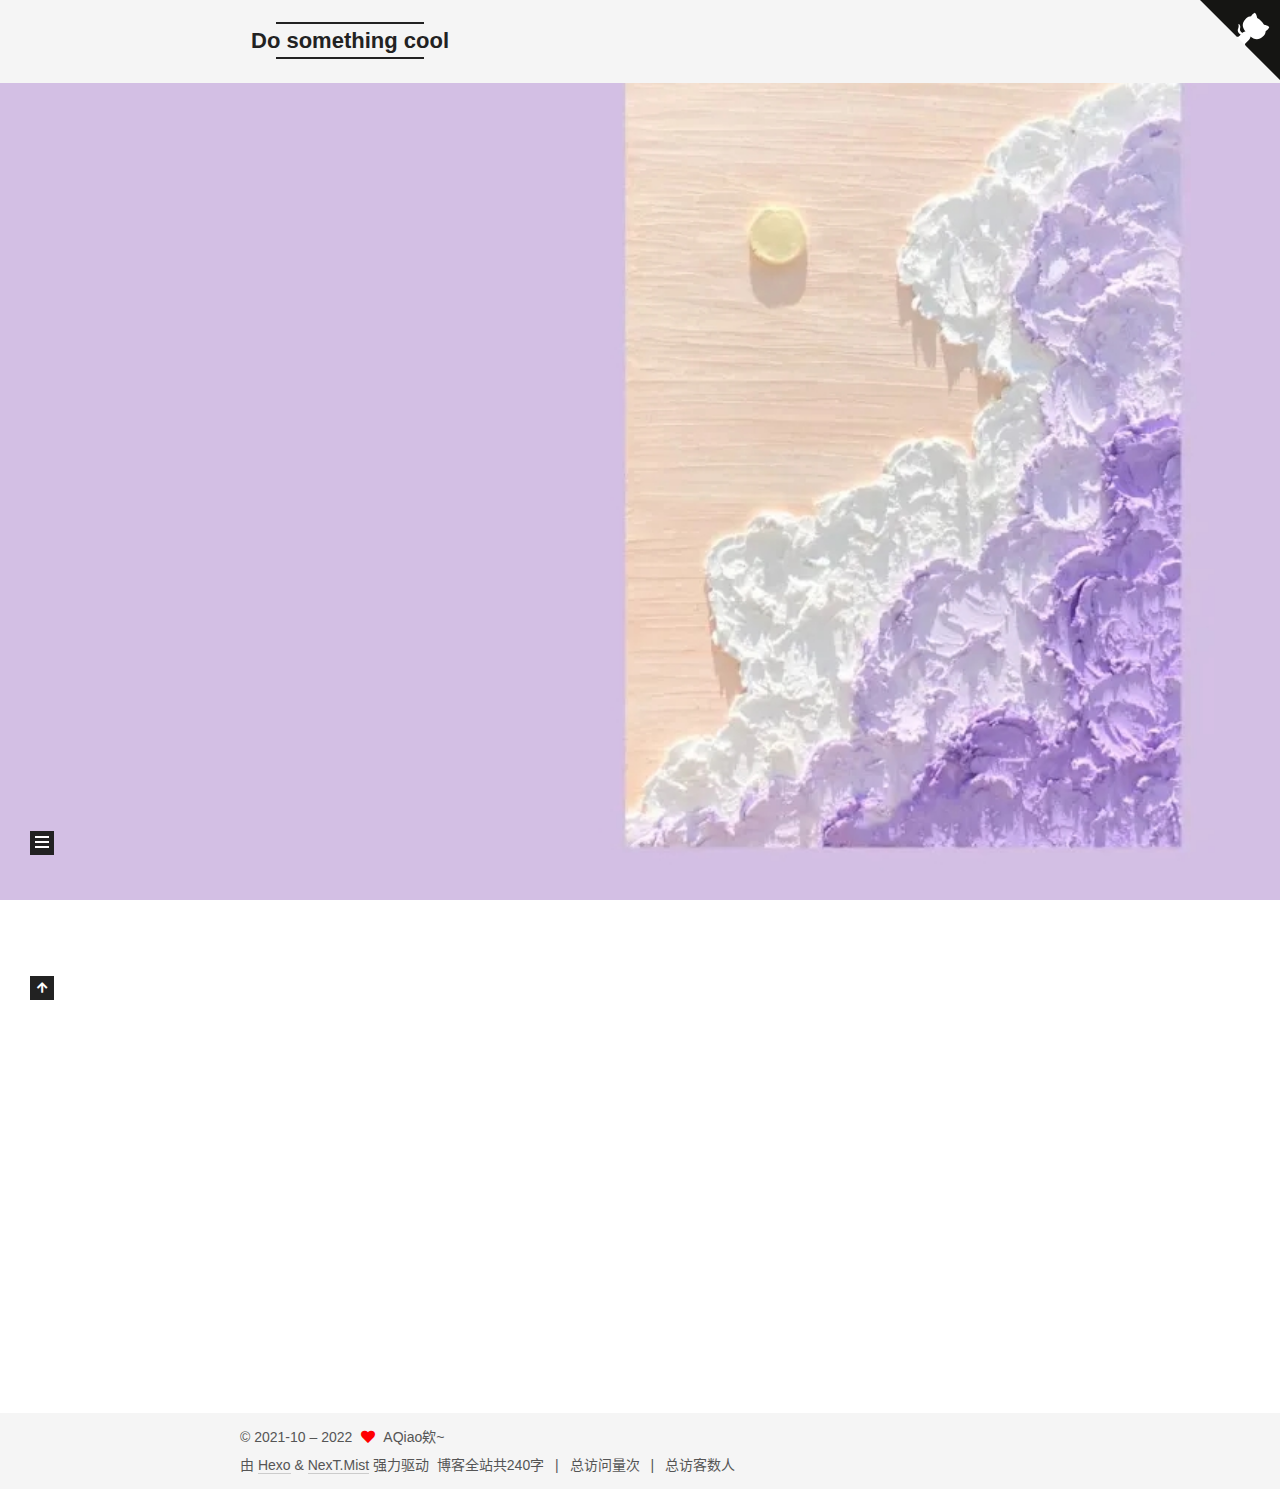
<file: 2022/08/21/say-hi-to-everyone/index.html>
<!DOCTYPE html>
<html lang="zh-CN">
<head>
  <meta charset="UTF-8">
<meta name="viewport" content="width=device-width, initial-scale=1, maximum-scale=2">
<meta name="theme-color" content="#222">
<meta name="generator" content="Hexo 6.2.0">
  <link rel="apple-touch-icon" sizes="180x180" href="/images/apple-touch-icon-next.png">
  <link rel="icon" type="image/png" sizes="32x32" href="/images/favicon-32x32-next.png">
  <link rel="icon" type="image/png" sizes="16x16" href="/images/favicon-16x16-next.png">
  <link rel="mask-icon" href="/images/logo.svg" color="#222">

<link rel="stylesheet" href="/css/main.css">


<link rel="stylesheet" href="/lib/font-awesome/css/all.min.css">
  <link rel="stylesheet" href="/lib/pace/pace-theme-minimal.min.css">
  <script src="/lib/pace/pace.min.js"></script>

<script id="hexo-configurations">
    var NexT = window.NexT || {};
    var CONFIG = {"hostname":"example.com","root":"/","scheme":"Mist","version":"7.8.0","exturl":false,"sidebar":{"position":"left","display":"post","padding":18,"offset":12,"onmobile":false},"copycode":{"enable":false,"show_result":false,"style":null},"back2top":{"enable":true,"sidebar":false,"scrollpercent":false},"bookmark":{"enable":false,"color":"#222","save":"auto"},"fancybox":false,"mediumzoom":false,"lazyload":false,"pangu":false,"comments":{"style":"tabs","active":null,"storage":true,"lazyload":false,"nav":null},"algolia":{"hits":{"per_page":10},"labels":{"input_placeholder":"Search for Posts","hits_empty":"We didn't find any results for the search: ${query}","hits_stats":"${hits} results found in ${time} ms"}},"localsearch":{"enable":false,"trigger":"auto","top_n_per_article":1,"unescape":false,"preload":false},"motion":{"enable":true,"async":false,"transition":{"post_block":"fadeIn","post_header":"slideDownIn","post_body":"slideDownIn","coll_header":"slideLeftIn","sidebar":"slideUpIn"}}};
  </script>

  <meta name="description" content="一些碎碎念…本博客用来记录自己在学习、工作上遇到的问题及解决方法，新技术的学习笔记等等，考虑到自己在解决问题的时候总是要查一篇接着一篇的技术博客才能解决问题，所以希望自己写的每篇博客都能尽可能的记录下自己解决问题的所有流程，方便复盘也希望能对其他人有所帮助。毕竟，详尽的博客文章谁会不爱呢hhh 话不多说 咱们就开干吧！关注AQiao的博客 和我一起做些很酷的事情吧！">
<meta property="og:type" content="article">
<meta property="og:title" content="欢迎来到我的博客 Let&#39;s do something cool!">
<meta property="og:url" content="http://example.com/2022/08/21/say-hi-to-everyone/index.html">
<meta property="og:site_name" content="Do something cool">
<meta property="og:description" content="一些碎碎念…本博客用来记录自己在学习、工作上遇到的问题及解决方法，新技术的学习笔记等等，考虑到自己在解决问题的时候总是要查一篇接着一篇的技术博客才能解决问题，所以希望自己写的每篇博客都能尽可能的记录下自己解决问题的所有流程，方便复盘也希望能对其他人有所帮助。毕竟，详尽的博客文章谁会不爱呢hhh 话不多说 咱们就开干吧！关注AQiao的博客 和我一起做些很酷的事情吧！">
<meta property="og:locale" content="zh_CN">
<meta property="article:published_time" content="2022-08-21T02:22:52.352Z">
<meta property="article:modified_time" content="2022-08-21T02:31:16.979Z">
<meta property="article:author" content="AQiao欸~">
<meta property="article:tag" content="坚持">
<meta name="twitter:card" content="summary">

<link rel="canonical" href="http://example.com/2022/08/21/say-hi-to-everyone/">


<script id="page-configurations">
  // https://hexo.io/docs/variables.html
  CONFIG.page = {
    sidebar: "",
    isHome : false,
    isPost : true,
    lang   : 'zh-CN'
  };
</script>

  <title>欢迎来到我的博客 Let's do something cool! | Do something cool</title>
  






  <noscript>
  <style>
  .use-motion .brand,
  .use-motion .menu-item,
  .sidebar-inner,
  .use-motion .post-block,
  .use-motion .pagination,
  .use-motion .comments,
  .use-motion .post-header,
  .use-motion .post-body,
  .use-motion .collection-header { opacity: initial; }

  .use-motion .site-title,
  .use-motion .site-subtitle {
    opacity: initial;
    top: initial;
  }

  .use-motion .logo-line-before i { left: initial; }
  .use-motion .logo-line-after i { right: initial; }
  </style>
</noscript>

<link rel="alternate" href="/rss2.xml" title="Do something cool" type="application/rss+xml">
</head>

<body itemscope itemtype="http://schema.org/WebPage">
  <div class="container use-motion">
    <div class="headband"></div>
    <a target="_blank" rel="noopener" href="https://your-url" class="github-corner" aria-label="View source on GitHub"><svg width="80" height="80" viewBox="0 0 250 250" style="fill:#151513; color:#fff; position: absolute; top: 0; border: 0; right: 0;" aria-hidden="true"><path d="M0,0 L115,115 L130,115 L142,142 L250,250 L250,0 Z"></path><path d="M128.3,109.0 C113.8,99.7 119.0,89.6 119.0,89.6 C122.0,82.7 120.5,78.6 120.5,78.6 C119.2,72.0 123.4,76.3 123.4,76.3 C127.3,80.9 125.5,87.3 125.5,87.3 C122.9,97.6 130.6,101.9 134.4,103.2" fill="currentColor" style="transform-origin: 130px 106px;" class="octo-arm"></path><path d="M115.0,115.0 C114.9,115.1 118.7,116.5 119.8,115.4 L133.7,101.6 C136.9,99.2 139.9,98.4 142.2,98.6 C133.8,88.0 127.5,74.4 143.8,58.0 C148.5,53.4 154.0,51.2 159.7,51.0 C160.3,49.4 163.2,43.6 171.4,40.1 C171.4,40.1 176.1,42.5 178.8,56.2 C183.1,58.6 187.2,61.8 190.9,65.4 C194.5,69.0 197.7,73.2 200.1,77.6 C213.8,80.2 216.3,84.9 216.3,84.9 C212.7,93.1 206.9,96.0 205.4,96.6 C205.1,102.4 203.0,107.8 198.3,112.5 C181.9,128.9 168.3,122.5 157.7,114.1 C157.9,116.9 156.7,120.9 152.7,124.9 L141.0,136.5 C139.8,137.7 141.6,141.9 141.8,141.8 Z" fill="currentColor" class="octo-body"></path></svg></a><style>.github-corner:hover .octo-arm{animation:octocat-wave 560ms ease-in-out}@keyframes octocat-wave{0%,100%{transform:rotate(0)}20%,60%{transform:rotate(-25deg)}40%,80%{transform:rotate(10deg)}}@media (max-width:500px){.github-corner:hover .octo-arm{animation:none}.github-corner .octo-arm{animation:octocat-wave 560ms ease-in-out}}</style>

    <header class="header" itemscope itemtype="http://schema.org/WPHeader">
      <div class="header-inner"><div class="site-brand-container">
  <div class="site-nav-toggle">
    <div class="toggle" aria-label="切换导航栏">
      <span class="toggle-line toggle-line-first"></span>
      <span class="toggle-line toggle-line-middle"></span>
      <span class="toggle-line toggle-line-last"></span>
    </div>
  </div>

  <div class="site-meta">

    <a href="/" class="brand" rel="start">
      <span class="logo-line-before"><i></i></span>
      <h1 class="site-title">Do something cool</h1>
      <span class="logo-line-after"><i></i></span>
    </a>
      <p class="site-subtitle" itemprop="description">永远相信坚持的力量</p>
  </div>

  <div class="site-nav-right">
    <div class="toggle popup-trigger">
    </div>
  </div>
</div>




<nav class="site-nav">
  <ul id="menu" class="main-menu menu">
        <li class="menu-item menu-item-home">

    <a href="/" rel="section"><i class="fa fa-home fa-fw"></i>首页</a>

  </li>
        <li class="menu-item menu-item-archives">

    <a href="/archives/" rel="section"><i class="fa fa-archive fa-fw"></i>归档</a>

  </li>
        <li class="menu-item menu-item-categories">

    <a href="/categories/" rel="section"><i class="fa fa-th fa-fw"></i>分类</a>

  </li>
        <li class="menu-item menu-item-tags">

    <a href="/tags/" rel="section"><i class="fa fa-tags fa-fw"></i>标签</a>

  </li>
        <li class="menu-item menu-item-about">

    <a href="/about/" rel="section"><i class="fa fa-user fa-fw"></i>关于</a>

  </li>
        <li class="menu-item menu-item-schedule">

    <a href="/schedule/" rel="section"><i class="fa fa-calendar fa-fw"></i>日程表</a>

  </li>
        <li class="menu-item menu-item-resources">

    <a href="/resources/" rel="section"><i class="fa fa-download fa-fw"></i>资源</a>

  </li>
  </ul>
</nav>




</div>
    </header>

    
  <div class="back-to-top">
    <i class="fa fa-arrow-up"></i>
    <span>0%</span>
  </div>


    <main class="main">
      <div class="main-inner">
        <div class="content-wrap">
          

          <div class="content post posts-expand">
            

    
  
  
  <article itemscope itemtype="http://schema.org/Article" class="post-block" lang="zh-CN">
    <link itemprop="mainEntityOfPage" href="http://example.com/2022/08/21/say-hi-to-everyone/">

    <span hidden itemprop="author" itemscope itemtype="http://schema.org/Person">
      <meta itemprop="image" content="/images/avatar.png">
      <meta itemprop="name" content="AQiao欸~">
      <meta itemprop="description" content="日復一日也會有新的快樂">
    </span>

    <span hidden itemprop="publisher" itemscope itemtype="http://schema.org/Organization">
      <meta itemprop="name" content="Do something cool">
    </span>
      <header class="post-header">
        <h1 class="post-title" itemprop="name headline">
          欢迎来到我的博客 Let's do something cool!
        </h1>

        <div class="post-meta">
            <span class="post-meta-item">
              <span class="post-meta-item-icon">
                <i class="far fa-calendar"></i>
              </span>
              <span class="post-meta-item-text">发表于</span>
              

              <time title="创建时间：2022-08-21 10:22:52 / 修改时间：10:31:16" itemprop="dateCreated datePublished" datetime="2022-08-21T10:22:52+08:00">2022-08-21</time>
            </span>

          
            <span class="post-meta-item" title="阅读次数" id="busuanzi_container_page_pv" style="display: none;">
              <span class="post-meta-item-icon">
                <i class="fa fa-eye"></i>
              </span>
              <span class="post-meta-item-text">阅读次数：</span>
              <span id="busuanzi_value_page_pv"></span>
            </span>

        </div>
      </header>

    
    
    
    <div class="post-body" itemprop="articleBody">

      
        <p>一些碎碎念…<br>本博客用来记录自己在学习、工作上遇到的问题及解决方法，新技术的学习笔记等等，考虑到自己在解决问题的时候总是要查一篇接着一篇的技术博客才能解决问题，所以希望自己写的每篇博客都能尽可能的记录下自己解决问题的所有流程，方便复盘也希望能对其他人有所帮助。毕竟，详尽的博客文章谁会不爱呢hhh</p>
<p>话不多说 咱们就开干吧！<br>关注AQiao的博客 和我一起做些很酷的事情吧！</p>

    </div>

    
    
    

    
      <div>
        <div>
    
        <div style="text-align:center;color: #ccc;font-size:16px;">-------------本文结束<i class="fa fa-heart"></i>感谢阅读-------------</div>
    
</div>
      </div>
    
        

<div>
<ul class="post-copyright">
  <li class="post-copyright-author">
    <strong>本文作者： </strong>AQiao欸~
  </li>
  <li class="post-copyright-link">
    <strong>本文链接：</strong>
    <a href="http://example.com/2022/08/21/say-hi-to-everyone/" title="欢迎来到我的博客 Let&#39;s do something cool!">http://example.com/2022/08/21/say-hi-to-everyone/</a>
  </li>
  <li class="post-copyright-license">
    <strong>版权声明： </strong>本博客所有文章除特别声明外，均采用 <a href="https://creativecommons.org/licenses/by-nc-sa/4.0/" rel="noopener" target="_blank"><i class="fab fa-fw fa-creative-commons"></i>BY-NC-SA</a> 许可协议。转载请注明出处！
  </li>
</ul>
</div>

        

  <div class="followme">
    <p>欢迎关注我的其它发布渠道</p>

    <div class="social-list">

        <div class="social-item">
          <a target="_blank" class="social-link" href="/images/wechat_channel.jpg">
            <span class="icon">
              <i class="fab fa-weixin"></i>
            </span>

            <span class="label">WeChat</span>
          </a>
        </div>

        <div class="social-item">
          <a target="_blank" class="social-link" href="/atom.xml">
            <span class="icon">
              <i class="fa fa-rss"></i>
            </span>

            <span class="label">RSS</span>
          </a>
        </div>
    </div>
  </div>


      <footer class="post-footer">

        


        
    <div class="post-nav">
      <div class="post-nav-item">
    <a href="/2022/08/10/hello-world/" rel="prev" title="Hello World">
      <i class="fa fa-chevron-left"></i> Hello World
    </a></div>
      <div class="post-nav-item"></div>
    </div>
      </footer>
    
  </article>
  
  
  



          </div>
          
    
  <div class="comments">
    <div id="lv-container" data-id="city" data-uid="MTAyMC81NzAxNC8zMzQ3OA=="></div>
  </div>
  

<script>
  window.addEventListener('tabs:register', () => {
    let { activeClass } = CONFIG.comments;
    if (CONFIG.comments.storage) {
      activeClass = localStorage.getItem('comments_active') || activeClass;
    }
    if (activeClass) {
      let activeTab = document.querySelector(`a[href="#comment-${activeClass}"]`);
      if (activeTab) {
        activeTab.click();
      }
    }
  });
  if (CONFIG.comments.storage) {
    window.addEventListener('tabs:click', event => {
      if (!event.target.matches('.tabs-comment .tab-content .tab-pane')) return;
      let commentClass = event.target.classList[1];
      localStorage.setItem('comments_active', commentClass);
    });
  }
</script>

        </div>
          
  
  <div class="toggle sidebar-toggle">
    <span class="toggle-line toggle-line-first"></span>
    <span class="toggle-line toggle-line-middle"></span>
    <span class="toggle-line toggle-line-last"></span>
  </div>

  <aside class="sidebar">
    <div class="sidebar-inner">

      <ul class="sidebar-nav motion-element">
        <li class="sidebar-nav-toc">
          文章目录
        </li>
        <li class="sidebar-nav-overview">
          站点概览
        </li>
      </ul>

      <!--noindex-->
      <div class="post-toc-wrap sidebar-panel">
      </div>
      <!--/noindex-->

      <div class="site-overview-wrap sidebar-panel">
        <div class="site-author motion-element" itemprop="author" itemscope itemtype="http://schema.org/Person">
    <img class="site-author-image" itemprop="image" alt="AQiao欸~"
      src="/images/avatar.png">
  <p class="site-author-name" itemprop="name">AQiao欸~</p>
  <div class="site-description" itemprop="description">日復一日也會有新的快樂</div>
</div>
<div class="site-state-wrap motion-element">
  <nav class="site-state">
      <div class="site-state-item site-state-posts">
          <a href="/archives/">
        
          <span class="site-state-item-count">2</span>
          <span class="site-state-item-name">日志</span>
        </a>
      </div>
  </nav>
</div>
  <div class="links-of-author motion-element">
      <span class="links-of-author-item">
        <a href="https://github.com/Qiaoxqx" title="GitHub → https:&#x2F;&#x2F;github.com&#x2F;Qiaoxqx" rel="noopener" target="_blank"><i class="fab fa-github fa-fw"></i>GitHub</a>
      </span>
      <span class="links-of-author-item">
        <a href="mailto:strive_xqx0603@126.com" title="E-Mail → mailto:strive_xqx0603@126.com" rel="noopener" target="_blank"><i class="fa fa-envelope fa-fw"></i>E-Mail</a>
      </span>
  </div>


  <div class="links-of-blogroll motion-element">
    <div class="links-of-blogroll-title"><i class="fa fa-link fa-fw"></i>
      Links
    </div>
    <ul class="links-of-blogroll-list">
        <li class="links-of-blogroll-item">
          <a href="https://leetcode.cn/" title="https:&#x2F;&#x2F;leetcode.cn" rel="noopener" target="_blank">leetcode</a>
        </li>
        <li class="links-of-blogroll-item">
          <a href="https://xiaolincoding.com/" title="https:&#x2F;&#x2F;xiaolincoding.com" rel="noopener" target="_blank">小林coding</a>
        </li>
        <li class="links-of-blogroll-item">
          <a href="https://baidu.com/" title="https:&#x2F;&#x2F;baidu.com" rel="noopener" target="_blank">百度</a>
        </li>
    </ul>
  </div>

      </div>

    </div>
  </aside>
  <div id="sidebar-dimmer"></div>


      </div>
    </main>

    <footer class="footer">
      <div class="footer-inner">
        

        

<div class="copyright">
  
  &copy; 2021-10 – 
  <span itemprop="copyrightYear">2022</span>
  <span class="with-love">
    <i class="fa fa-heart"></i>
  </span>
  <span class="author" itemprop="copyrightHolder">AQiao欸~</span>
</div>
  <div class="powered-by">由 <a href="https://hexo.io/" class="theme-link" rel="noopener" target="_blank">Hexo</a> & <a href="https://mist.theme-next.org/" class="theme-link" rel="noopener" target="_blank">NexT.Mist</a> 强力驱动
  </div>

<div class="theme-info">
  <div class="powered-by"></div>
  <span class="post-count">博客全站共240字</span>
</div>


    <script async src="//dn-lbstatics.qbox.me/busuanzi/2.3/busuanzi.pure.mini.js"></script>

    <span class="post-meta-divider">|</span>
    <span id="busuanzi_container_site_pv">总访问量<span id="busuanzi_value_site_pv"></span>次</span>
    <span class="post-meta-divider">|</span>
    <span id="busuanzi_container_site_uv">总访客数<span id="busuanzi_value_site_uv"></span>人</span>
<script>
$(document).ready(function() {

    var int = setInterval(fixCount, 50);  // 50ms周期检测函数
    var countOffset = 0;  // 初始化首次数据

    function fixCount() {            
       if (document.getElementById("busuanzi_container_site_pv").style.display != "none")
        {
            $("#busuanzi_value_site_pv").html(parseInt($("#busuanzi_value_site_pv").html()) + countOffset); 
            clearInterval(int);
        }                  
        if ($("#busuanzi_container_site_pv").css("display") != "none")
        {
            $("#busuanzi_value_site_uv").html(parseInt($("#busuanzi_value_site_uv").html()) + countOffset); // 加上初始数据 
            clearInterval(int); // 停止检测
        }  
    }
       	
});
</script> 



        
<div class="busuanzi-count">
  <script async src="https://busuanzi.ibruce.info/busuanzi/2.3/busuanzi.pure.mini.js"></script>
    <span class="post-meta-item" id="busuanzi_container_site_uv" style="display: none;">
      <span class="post-meta-item-icon">
        <i class="fa fa-user"></i>
      </span>
      <span class="site-uv" title="总访客量">
        <span id="busuanzi_value_site_uv"></span>
      </span>
    </span>
    <span class="post-meta-item" id="busuanzi_container_site_pv" style="display: none;">
      <span class="post-meta-item-icon">
        <i class="fa fa-eye"></i>
      </span>
      <span class="site-pv" title="总访问量">
        <span id="busuanzi_value_site_pv"></span>
      </span>
    </span>
</div>








      </div>
    </footer>
  </div>

  
  <script src="/lib/anime.min.js"></script>
  <script src="/lib/velocity/velocity.min.js"></script>
  <script src="/lib/velocity/velocity.ui.min.js"></script>

<script src="/js/utils.js"></script>

<script src="/js/motion.js"></script>


<script src="/js/schemes/muse.js"></script>


<script src="/js/next-boot.js"></script>




  















  

  

<script>
NexT.utils.loadComments(document.querySelector('#lv-container'), () => {
  window.livereOptions = {
    refer: location.pathname.replace(CONFIG.root, '').replace('index.html', '')
  };
  (function(d, s) {
    var j, e = d.getElementsByTagName(s)[0];
    if (typeof LivereTower === 'function') { return; }
    j = d.createElement(s);
    j.src = 'https://cdn-city.livere.com/js/embed.dist.js';
    j.async = true;
    e.parentNode.insertBefore(j, e);
  })(document, 'script');
});
</script>

</body>
</html>
</file>
<file: css/main.css>
:root {
  --body-bg-color: #fff;
  --content-bg-color: #f5f5f5;
  --card-bg-color: #f5f5f5;
  --text-color: #555;
  --blockquote-color: #666;
  --link-color: #555;
  --link-hover-color: #222;
  --brand-color: #222;
  --brand-hover-color: #222;
  --table-row-odd-bg-color: #f9f9f9;
  --table-row-hover-bg-color: #f5f5f5;
  --menu-item-bg-color: #ddd;
  --btn-default-bg: transparent;
  --btn-default-color: var(--link-color);
  --btn-default-border-color: var(--link-color);
  --btn-default-hover-bg: transparent;
  --btn-default-hover-color: var(--link-hover-color);
  --btn-default-hover-border-color: var(--link-hover-color);
}
html {
  line-height: 1.15; /* 1 */
  -webkit-text-size-adjust: 100%; /* 2 */
}
body {
  margin: 0;
}
main {
  display: block;
}
h1 {
  font-size: 2em;
  margin: 0.67em 0;
}
hr {
  box-sizing: content-box; /* 1 */
  height: 0; /* 1 */
  overflow: visible; /* 2 */
}
pre {
  font-family: monospace, monospace; /* 1 */
  font-size: 1em; /* 2 */
}
a {
  background: transparent;
}
abbr[title] {
  border-bottom: none; /* 1 */
  text-decoration: underline; /* 2 */
  text-decoration: underline dotted; /* 2 */
}
b,
strong {
  font-weight: bolder;
}
code,
kbd,
samp {
  font-family: monospace, monospace; /* 1 */
  font-size: 1em; /* 2 */
}
small {
  font-size: 80%;
}
sub,
sup {
  font-size: 75%;
  line-height: 0;
  position: relative;
  vertical-align: baseline;
}
sub {
  bottom: -0.25em;
}
sup {
  top: -0.5em;
}
img {
  border-style: none;
}
button,
input,
optgroup,
select,
textarea {
  font-family: inherit; /* 1 */
  font-size: 100%; /* 1 */
  line-height: 1.15; /* 1 */
  margin: 0; /* 2 */
}
button,
input {
/* 1 */
  overflow: visible;
}
button,
select {
/* 1 */
  text-transform: none;
}
button,
[type='button'],
[type='reset'],
[type='submit'] {
  -webkit-appearance: button;
}
button::-moz-focus-inner,
[type='button']::-moz-focus-inner,
[type='reset']::-moz-focus-inner,
[type='submit']::-moz-focus-inner {
  border-style: none;
  padding: 0;
}
button:-moz-focusring,
[type='button']:-moz-focusring,
[type='reset']:-moz-focusring,
[type='submit']:-moz-focusring {
  outline: 1px dotted ButtonText;
}
fieldset {
  padding: 0.35em 0.75em 0.625em;
}
legend {
  box-sizing: border-box; /* 1 */
  color: inherit; /* 2 */
  display: table; /* 1 */
  max-width: 100%; /* 1 */
  padding: 0; /* 3 */
  white-space: normal; /* 1 */
}
progress {
  vertical-align: baseline;
}
textarea {
  overflow: auto;
}
[type='checkbox'],
[type='radio'] {
  box-sizing: border-box; /* 1 */
  padding: 0; /* 2 */
}
[type='number']::-webkit-inner-spin-button,
[type='number']::-webkit-outer-spin-button {
  height: auto;
}
[type='search'] {
  outline-offset: -2px; /* 2 */
  -webkit-appearance: textfield; /* 1 */
}
[type='search']::-webkit-search-decoration {
  -webkit-appearance: none;
}
::-webkit-file-upload-button {
  font: inherit; /* 2 */
  -webkit-appearance: button; /* 1 */
}
details {
  display: block;
}
summary {
  display: list-item;
}
template {
  display: none;
}
[hidden] {
  display: none;
}
::selection {
  background: #262a30;
  color: #eee;
}
html,
body {
  height: 100%;
}
body {
  background: var(--body-bg-color);
  color: var(--text-color);
  font-family: 'Lato', "PingFang SC", "Microsoft YaHei", sans-serif;
  font-size: 1em;
  line-height: 2;
}
@media (max-width: 991px) {
  body {
    padding-left: 0 !important;
    padding-right: 0 !important;
  }
}
h1,
h2,
h3,
h4,
h5,
h6 {
  font-family: 'Lato', "PingFang SC", "Microsoft YaHei", sans-serif;
  font-weight: bold;
  line-height: 1.5;
  margin: 20px 0 15px;
}
h1 {
  font-size: 1.5em;
}
h2 {
  font-size: 1.375em;
}
h3 {
  font-size: 1.25em;
}
h4 {
  font-size: 1.125em;
}
h5 {
  font-size: 1em;
}
h6 {
  font-size: 0.875em;
}
p {
  margin: 0 0 20px 0;
}
a,
span.exturl {
  border-bottom: 1px solid #ccc;
  color: var(--link-color);
  outline: 0;
  text-decoration: none;
  overflow-wrap: break-word;
  word-wrap: break-word;
  cursor: pointer;
}
a:hover,
span.exturl:hover {
  border-bottom-color: var(--link-hover-color);
  color: var(--link-hover-color);
}
iframe,
img,
video {
  display: block;
  margin-left: auto;
  margin-right: auto;
  max-width: 100%;
}
hr {
  background-image: repeating-linear-gradient(-45deg, #ddd, #ddd 4px, transparent 4px, transparent 8px);
  border: 0;
  height: 3px;
  margin: 40px 0;
}
blockquote {
  border-left: 4px solid #ddd;
  color: var(--blockquote-color);
  margin: 0;
  padding: 0 15px;
}
blockquote cite::before {
  content: '-';
  padding: 0 5px;
}
dt {
  font-weight: bold;
}
dd {
  margin: 0;
  padding: 0;
}
kbd {
  background-color: #f5f5f5;
  background-image: linear-gradient(#eee, #fff, #eee);
  border: 1px solid #ccc;
  border-radius: 0.2em;
  box-shadow: 0.1em 0.1em 0.2em rgba(0,0,0,0.1);
  color: #555;
  font-family: inherit;
  padding: 0.1em 0.3em;
  white-space: nowrap;
}
.table-container {
  overflow: auto;
}
table {
  border-collapse: collapse;
  border-spacing: 0;
  font-size: 0.875em;
  margin: 0 0 20px 0;
  width: 100%;
}
tbody tr:nth-of-type(odd) {
  background: var(--table-row-odd-bg-color);
}
tbody tr:hover {
  background: var(--table-row-hover-bg-color);
}
caption,
th,
td {
  font-weight: normal;
  padding: 8px;
  vertical-align: middle;
}
th,
td {
  border: 1px solid #ddd;
  border-bottom: 3px solid #ddd;
}
th {
  font-weight: 700;
  padding-bottom: 10px;
}
td {
  border-bottom-width: 1px;
}
.btn {
  background: var(--btn-default-bg);
  border: 2px solid var(--btn-default-border-color);
  border-radius: 0;
  color: var(--btn-default-color);
  display: inline-block;
  font-size: 0.875em;
  line-height: 2;
  padding: 0 20px;
  text-decoration: none;
  transition-property: background-color;
  transition-delay: 0s;
  transition-duration: 0.2s;
  transition-timing-function: ease-in-out;
}
.btn:hover {
  background: var(--btn-default-hover-bg);
  border-color: var(--btn-default-hover-border-color);
  color: var(--btn-default-hover-color);
}
.btn + .btn {
  margin: 0 0 8px 8px;
}
.btn .fa-fw {
  text-align: left;
  width: 1.285714285714286em;
}
.toggle {
  line-height: 0;
}
.toggle .toggle-line {
  background: #fff;
  display: inline-block;
  height: 2px;
  left: 0;
  position: relative;
  top: 0;
  transition: all 0.4s;
  vertical-align: top;
  width: 100%;
}
.toggle .toggle-line:not(:first-child) {
  margin-top: 3px;
}
.toggle.toggle-arrow .toggle-line-first {
  left: 50%;
  top: 2px;
  transform: rotate(45deg);
  width: 50%;
}
.toggle.toggle-arrow .toggle-line-middle {
  left: 2px;
  width: 90%;
}
.toggle.toggle-arrow .toggle-line-last {
  left: 50%;
  top: -2px;
  transform: rotate(-45deg);
  width: 50%;
}
.toggle.toggle-close .toggle-line-first {
  transform: rotate(-45deg);
  top: 5px;
}
.toggle.toggle-close .toggle-line-middle {
  opacity: 0;
}
.toggle.toggle-close .toggle-line-last {
  transform: rotate(45deg);
  top: -5px;
}
.highlight,
pre {
  background: #f7f7f7;
  color: #4d4d4c;
  line-height: 1.6;
  margin: 0 auto 20px;
}
pre,
code {
  font-family: consolas, Menlo, monospace, "PingFang SC", "Microsoft YaHei";
}
code {
  background: #eee;
  border-radius: 3px;
  color: #555;
  padding: 2px 4px;
  overflow-wrap: break-word;
  word-wrap: break-word;
}
.highlight *::selection {
  background: #d6d6d6;
}
.highlight pre {
  border: 0;
  margin: 0;
  padding: 10px 0;
}
.highlight table {
  border: 0;
  margin: 0;
  width: auto;
}
.highlight td {
  border: 0;
  padding: 0;
}
.highlight figcaption {
  background: #eff2f3;
  color: #4d4d4c;
  display: flex;
  font-size: 0.875em;
  justify-content: space-between;
  line-height: 1.2;
  padding: 0.5em;
}
.highlight figcaption a {
  color: #4d4d4c;
}
.highlight figcaption a:hover {
  border-bottom-color: #4d4d4c;
}
.highlight .gutter {
  -moz-user-select: none;
  -ms-user-select: none;
  -webkit-user-select: none;
  user-select: none;
}
.highlight .gutter pre {
  background: #eff2f3;
  color: #869194;
  padding-left: 10px;
  padding-right: 10px;
  text-align: right;
}
.highlight .code pre {
  background: #f7f7f7;
  padding-left: 10px;
  width: 100%;
}
.gist table {
  width: auto;
}
.gist table td {
  border: 0;
}
pre {
  overflow: auto;
  padding: 10px;
}
pre code {
  background: none;
  color: #4d4d4c;
  font-size: 0.875em;
  padding: 0;
  text-shadow: none;
}
pre .deletion {
  background: #fdd;
}
pre .addition {
  background: #dfd;
}
pre .meta {
  color: #eab700;
  -moz-user-select: none;
  -ms-user-select: none;
  -webkit-user-select: none;
  user-select: none;
}
pre .comment {
  color: #8e908c;
}
pre .variable,
pre .attribute,
pre .tag,
pre .name,
pre .regexp,
pre .ruby .constant,
pre .xml .tag .title,
pre .xml .pi,
pre .xml .doctype,
pre .html .doctype,
pre .css .id,
pre .css .class,
pre .css .pseudo {
  color: #c82829;
}
pre .number,
pre .preprocessor,
pre .built_in,
pre .builtin-name,
pre .literal,
pre .params,
pre .constant,
pre .command {
  color: #f5871f;
}
pre .ruby .class .title,
pre .css .rules .attribute,
pre .string,
pre .symbol,
pre .value,
pre .inheritance,
pre .header,
pre .ruby .symbol,
pre .xml .cdata,
pre .special,
pre .formula {
  color: #718c00;
}
pre .title,
pre .css .hexcolor {
  color: #3e999f;
}
pre .function,
pre .python .decorator,
pre .python .title,
pre .ruby .function .title,
pre .ruby .title .keyword,
pre .perl .sub,
pre .javascript .title,
pre .coffeescript .title {
  color: #4271ae;
}
pre .keyword,
pre .javascript .function {
  color: #8959a8;
}
.blockquote-center {
  border-left: none;
  margin: 40px 0;
  padding: 0;
  position: relative;
  text-align: center;
}
.blockquote-center .fa {
  display: block;
  opacity: 0.6;
  position: absolute;
  width: 100%;
}
.blockquote-center .fa-quote-left {
  border-top: 1px solid #ccc;
  text-align: left;
  top: -20px;
}
.blockquote-center .fa-quote-right {
  border-bottom: 1px solid #ccc;
  text-align: right;
  bottom: -20px;
}
.blockquote-center p,
.blockquote-center div {
  text-align: center;
}
.post-body .group-picture img {
  margin: 0 auto;
  padding: 0 3px;
}
.group-picture-row {
  margin-bottom: 6px;
  overflow: hidden;
}
.group-picture-column {
  float: left;
  margin-bottom: 10px;
}
.post-body .label {
  color: #555;
  display: inline;
  padding: 0 2px;
}
.post-body .label.default {
  background: #f0f0f0;
}
.post-body .label.primary {
  background: #efe6f7;
}
.post-body .label.info {
  background: #e5f2f8;
}
.post-body .label.success {
  background: #e7f4e9;
}
.post-body .label.warning {
  background: #fcf6e1;
}
.post-body .label.danger {
  background: #fae8eb;
}
.post-body .tabs {
  margin-bottom: 20px;
}
.post-body .tabs,
.tabs-comment {
  display: block;
  padding-top: 10px;
  position: relative;
}
.post-body .tabs ul.nav-tabs,
.tabs-comment ul.nav-tabs {
  display: flex;
  flex-wrap: wrap;
  margin: 0;
  margin-bottom: -1px;
  padding: 0;
}
@media (max-width: 413px) {
  .post-body .tabs ul.nav-tabs,
  .tabs-comment ul.nav-tabs {
    display: block;
    margin-bottom: 5px;
  }
}
.post-body .tabs ul.nav-tabs li.tab,
.tabs-comment ul.nav-tabs li.tab {
  border-bottom: 1px solid #ddd;
  border-left: 1px solid transparent;
  border-right: 1px solid transparent;
  border-top: 3px solid transparent;
  flex-grow: 1;
  list-style-type: none;
  border-radius: 0 0 0 0;
}
@media (max-width: 413px) {
  .post-body .tabs ul.nav-tabs li.tab,
  .tabs-comment ul.nav-tabs li.tab {
    border-bottom: 1px solid transparent;
    border-left: 3px solid transparent;
    border-right: 1px solid transparent;
    border-top: 1px solid transparent;
  }
}
@media (max-width: 413px) {
  .post-body .tabs ul.nav-tabs li.tab,
  .tabs-comment ul.nav-tabs li.tab {
    border-radius: 0;
  }
}
.post-body .tabs ul.nav-tabs li.tab a,
.tabs-comment ul.nav-tabs li.tab a {
  border-bottom: initial;
  display: block;
  line-height: 1.8;
  outline: 0;
  padding: 0.25em 0.75em;
  text-align: center;
  transition-delay: 0s;
  transition-duration: 0.2s;
  transition-timing-function: ease-out;
}
.post-body .tabs ul.nav-tabs li.tab a i,
.tabs-comment ul.nav-tabs li.tab a i {
  width: 1.285714285714286em;
}
.post-body .tabs ul.nav-tabs li.tab.active,
.tabs-comment ul.nav-tabs li.tab.active {
  border-bottom: 1px solid transparent;
  border-left: 1px solid #ddd;
  border-right: 1px solid #ddd;
  border-top: 3px solid #fc6423;
}
@media (max-width: 413px) {
  .post-body .tabs ul.nav-tabs li.tab.active,
  .tabs-comment ul.nav-tabs li.tab.active {
    border-bottom: 1px solid #ddd;
    border-left: 3px solid #fc6423;
    border-right: 1px solid #ddd;
    border-top: 1px solid #ddd;
  }
}
.post-body .tabs ul.nav-tabs li.tab.active a,
.tabs-comment ul.nav-tabs li.tab.active a {
  color: var(--link-color);
  cursor: default;
}
.post-body .tabs .tab-content .tab-pane,
.tabs-comment .tab-content .tab-pane {
  border: 1px solid #ddd;
  border-top: 0;
  padding: 20px 20px 0 20px;
  border-radius: 0;
}
.post-body .tabs .tab-content .tab-pane:not(.active),
.tabs-comment .tab-content .tab-pane:not(.active) {
  display: none;
}
.post-body .tabs .tab-content .tab-pane.active,
.tabs-comment .tab-content .tab-pane.active {
  display: block;
}
.post-body .tabs .tab-content .tab-pane.active:nth-of-type(1),
.tabs-comment .tab-content .tab-pane.active:nth-of-type(1) {
  border-radius: 0 0 0 0;
}
@media (max-width: 413px) {
  .post-body .tabs .tab-content .tab-pane.active:nth-of-type(1),
  .tabs-comment .tab-content .tab-pane.active:nth-of-type(1) {
    border-radius: 0;
  }
}
.post-body .note {
  border-radius: 3px;
  margin-bottom: 20px;
  padding: 1em;
  position: relative;
  border: 1px solid #eee;
  border-left-width: 5px;
}
.post-body .note h2,
.post-body .note h3,
.post-body .note h4,
.post-body .note h5,
.post-body .note h6 {
  margin-top: 0;
  border-bottom: initial;
  margin-bottom: 0;
  padding-top: 0;
}
.post-body .note p:first-child,
.post-body .note ul:first-child,
.post-body .note ol:first-child,
.post-body .note table:first-child,
.post-body .note pre:first-child,
.post-body .note blockquote:first-child,
.post-body .note img:first-child {
  margin-top: 0;
}
.post-body .note p:last-child,
.post-body .note ul:last-child,
.post-body .note ol:last-child,
.post-body .note table:last-child,
.post-body .note pre:last-child,
.post-body .note blockquote:last-child,
.post-body .note img:last-child {
  margin-bottom: 0;
}
.post-body .note.default {
  border-left-color: #777;
}
.post-body .note.default h2,
.post-body .note.default h3,
.post-body .note.default h4,
.post-body .note.default h5,
.post-body .note.default h6 {
  color: #777;
}
.post-body .note.primary {
  border-left-color: #6f42c1;
}
.post-body .note.primary h2,
.post-body .note.primary h3,
.post-body .note.primary h4,
.post-body .note.primary h5,
.post-body .note.primary h6 {
  color: #6f42c1;
}
.post-body .note.info {
  border-left-color: #428bca;
}
.post-body .note.info h2,
.post-body .note.info h3,
.post-body .note.info h4,
.post-body .note.info h5,
.post-body .note.info h6 {
  color: #428bca;
}
.post-body .note.success {
  border-left-color: #5cb85c;
}
.post-body .note.success h2,
.post-body .note.success h3,
.post-body .note.success h4,
.post-body .note.success h5,
.post-body .note.success h6 {
  color: #5cb85c;
}
.post-body .note.warning {
  border-left-color: #f0ad4e;
}
.post-body .note.warning h2,
.post-body .note.warning h3,
.post-body .note.warning h4,
.post-body .note.warning h5,
.post-body .note.warning h6 {
  color: #f0ad4e;
}
.post-body .note.danger {
  border-left-color: #d9534f;
}
.post-body .note.danger h2,
.post-body .note.danger h3,
.post-body .note.danger h4,
.post-body .note.danger h5,
.post-body .note.danger h6 {
  color: #d9534f;
}
.pagination .prev,
.pagination .next,
.pagination .page-number,
.pagination .space {
  display: inline-block;
  margin: 0 10px;
  padding: 0 11px;
  position: relative;
  top: -1px;
}
@media (max-width: 767px) {
  .pagination .prev,
  .pagination .next,
  .pagination .page-number,
  .pagination .space {
    margin: 0 5px;
  }
}
.pagination {
  border-top: 1px solid #eee;
  margin: 120px 0 0;
  text-align: center;
}
.pagination .prev,
.pagination .next,
.pagination .page-number {
  border-bottom: 0;
  border-top: 1px solid #eee;
  transition-property: border-color;
  transition-delay: 0s;
  transition-duration: 0.2s;
  transition-timing-function: ease-in-out;
}
.pagination .prev:hover,
.pagination .next:hover,
.pagination .page-number:hover {
  border-top-color: #222;
}
.pagination .space {
  margin: 0;
  padding: 0;
}
.pagination .prev {
  margin-left: 0;
}
.pagination .next {
  margin-right: 0;
}
.pagination .page-number.current {
  background: #ccc;
  border-top-color: #ccc;
  color: #fff;
}
@media (max-width: 767px) {
  .pagination {
    border-top: none;
  }
  .pagination .prev,
  .pagination .next,
  .pagination .page-number {
    border-bottom: 1px solid #eee;
    border-top: 0;
    margin-bottom: 10px;
    padding: 0 10px;
  }
  .pagination .prev:hover,
  .pagination .next:hover,
  .pagination .page-number:hover {
    border-bottom-color: #222;
  }
}
.comments {
  margin-top: 60px;
  overflow: hidden;
}
.comment-button-group {
  display: flex;
  flex-wrap: wrap-reverse;
  justify-content: center;
  margin: 1em 0;
}
.comment-button-group .comment-button {
  margin: 0.1em 0.2em;
}
.comment-button-group .comment-button.active {
  background: var(--btn-default-hover-bg);
  border-color: var(--btn-default-hover-border-color);
  color: var(--btn-default-hover-color);
}
.comment-position {
  display: none;
}
.comment-position.active {
  display: block;
}
.tabs-comment {
  background: var(--content-bg-color);
  margin-top: 4em;
  padding-top: 0;
}
.tabs-comment .comments {
  border: 0;
  box-shadow: none;
  margin-top: 0;
  padding-top: 0;
}
.container {
  min-height: 100%;
  position: relative;
}
.main-inner {
  margin: 0 auto;
  width: 700px;
}
@media (min-width: 1200px) {
  .main-inner {
    width: 800px;
  }
}
@media (min-width: 1600px) {
  .main-inner {
    width: 900px;
  }
}
@media (max-width: 767px) {
  .content-wrap {
    padding: 0 20px;
  }
}
.header {
  background: transparent;
}
.header-inner {
  margin: 0 auto;
  width: 700px;
}
@media (min-width: 1200px) {
  .header-inner {
    width: 800px;
  }
}
@media (min-width: 1600px) {
  .header-inner {
    width: 900px;
  }
}
.site-brand-container {
  display: flex;
  flex-shrink: 0;
  padding: 0 10px;
}
.headband {
  background: #222;
  height: 3px;
}
.site-meta {
  flex-grow: 1;
  text-align: left;
}
@media (max-width: 767px) {
  .site-meta {
    text-align: center;
  }
}
.brand {
  border-bottom: none;
  color: var(--brand-color);
  display: inline-block;
  line-height: 1.375em;
  padding: 0 40px;
  position: relative;
}
.brand:hover {
  color: var(--brand-hover-color);
}
.site-title {
  font-family: 'Lato', "PingFang SC", "Microsoft YaHei", sans-serif;
  font-size: 1.375em;
  font-weight: normal;
  margin: 0;
}
.site-subtitle {
  color: #999;
  font-size: 0.8125em;
  margin: 10px 0;
}
.use-motion .brand {
  opacity: 0;
}
.use-motion .site-title,
.use-motion .site-subtitle,
.use-motion .custom-logo-image {
  opacity: 0;
  position: relative;
  top: -10px;
}
.site-nav-toggle,
.site-nav-right {
  display: none;
}
@media (max-width: 767px) {
  .site-nav-toggle,
  .site-nav-right {
    display: flex;
    flex-direction: column;
    justify-content: center;
  }
}
.site-nav-toggle .toggle,
.site-nav-right .toggle {
  color: var(--text-color);
  padding: 10px;
  width: 22px;
}
.site-nav-toggle .toggle .toggle-line,
.site-nav-right .toggle .toggle-line {
  background: var(--text-color);
  border-radius: 1px;
}
.site-nav {
  display: block;
}
@media (max-width: 767px) {
  .site-nav {
    clear: both;
    display: none;
  }
}
.site-nav.site-nav-on {
  display: block;
}
.menu {
  margin-top: 20px;
  padding-left: 0;
  text-align: center;
}
.menu-item {
  display: inline-block;
  list-style: none;
  margin: 0 10px;
}
@media (max-width: 767px) {
  .menu-item {
    display: block;
    margin-top: 10px;
  }
  .menu-item.menu-item-search {
    display: none;
  }
}
.menu-item a,
.menu-item span.exturl {
  border-bottom: 0;
  display: block;
  font-size: 0.8125em;
  transition-property: border-color;
  transition-delay: 0s;
  transition-duration: 0.2s;
  transition-timing-function: ease-in-out;
}
@media (hover: none) {
  .menu-item a:hover,
  .menu-item span.exturl:hover {
    border-bottom-color: transparent !important;
  }
}
.menu-item .fa,
.menu-item .fab,
.menu-item .far,
.menu-item .fas {
  margin-right: 8px;
}
.menu-item .badge {
  display: inline-block;
  font-weight: bold;
  line-height: 1;
  margin-left: 0.35em;
  margin-top: 0.35em;
  text-align: center;
  white-space: nowrap;
}
@media (max-width: 767px) {
  .menu-item .badge {
    float: right;
    margin-left: 0;
  }
}
.menu-item-active a,
.menu .menu-item a:hover,
.menu .menu-item span.exturl:hover {
  background: var(--menu-item-bg-color);
}
.use-motion .menu-item {
  opacity: 0;
}
.sidebar {
  background: #222;
  bottom: 0;
  box-shadow: inset 0 2px 6px #000;
  position: fixed;
  top: 0;
}
@media (max-width: 991px) {
  .sidebar {
    display: none;
  }
}
.sidebar-inner {
  color: #999;
  padding: 18px 10px;
  text-align: center;
}
.cc-license {
  margin-top: 10px;
  text-align: center;
}
.cc-license .cc-opacity {
  border-bottom: none;
  opacity: 0.7;
}
.cc-license .cc-opacity:hover {
  opacity: 0.9;
}
.cc-license img {
  display: inline-block;
}
.site-author-image {
  border: 2px solid #333;
  display: block;
  margin: 0 auto;
  max-width: 96px;
  padding: 2px;
  border-radius: 50%;
}
.site-author-image {
  transition: transform 1s ease-out;
}
.site-author-image:hover {
  transform: rotateZ(360deg);
}
.site-author-name {
  color: #f5f5f5;
  font-weight: normal;
  margin: 5px 0 0;
  text-align: center;
}
.site-description {
  color: #999;
  font-size: 1em;
  margin-top: 5px;
  text-align: center;
}
.links-of-author {
  margin-top: 15px;
}
.links-of-author a,
.links-of-author span.exturl {
  border-bottom-color: #555;
  display: inline-block;
  font-size: 0.8125em;
  margin-bottom: 10px;
  margin-right: 10px;
  vertical-align: middle;
}
.links-of-author a::before,
.links-of-author span.exturl::before {
  background: #ffff3c;
  border-radius: 50%;
  content: ' ';
  display: inline-block;
  height: 4px;
  margin-right: 3px;
  vertical-align: middle;
  width: 4px;
}
.sidebar-button {
  margin-top: 15px;
}
.sidebar-button a {
  border: 1px solid #fc6423;
  border-radius: 4px;
  color: #fc6423;
  display: inline-block;
  padding: 0 15px;
}
.sidebar-button a .fa,
.sidebar-button a .fab,
.sidebar-button a .far,
.sidebar-button a .fas {
  margin-right: 5px;
}
.sidebar-button a:hover {
  background: #fc6423;
  border: 1px solid #fc6423;
  color: #fff;
}
.sidebar-button a:hover .fa,
.sidebar-button a:hover .fab,
.sidebar-button a:hover .far,
.sidebar-button a:hover .fas {
  color: #fff;
}
.links-of-blogroll {
  font-size: 0.8125em;
  margin-top: 10px;
}
.links-of-blogroll-title {
  font-size: 0.875em;
  font-weight: 600;
  margin-top: 0;
}
.links-of-blogroll-list {
  list-style: none;
  margin: 0;
  padding: 0;
}
#sidebar-dimmer {
  display: none;
}
@media (max-width: 767px) {
  #sidebar-dimmer {
    background: #000;
    display: block;
    height: 100%;
    left: 100%;
    opacity: 0;
    position: fixed;
    top: 0;
    width: 100%;
    z-index: 1100;
  }
  .sidebar-active + #sidebar-dimmer {
    opacity: 0.7;
    transform: translateX(-100%);
    transition: opacity 0.5s;
  }
}
.sidebar-nav {
  margin: 0;
  padding-bottom: 20px;
  padding-left: 0;
}
.sidebar-nav li {
  border-bottom: 1px solid transparent;
  color: #666;
  cursor: pointer;
  display: inline-block;
  font-size: 0.875em;
}
.sidebar-nav li.sidebar-nav-overview {
  margin-left: 10px;
}
.sidebar-nav li:hover {
  color: #f5f5f5;
}
.sidebar-nav .sidebar-nav-active {
  border-bottom-color: #87daff;
  color: #87daff;
}
.sidebar-nav .sidebar-nav-active:hover {
  color: #87daff;
}
.sidebar-panel {
  display: none;
  overflow-x: hidden;
  overflow-y: auto;
}
.sidebar-panel-active {
  display: block;
}
.sidebar-toggle {
  background: #222;
  bottom: 45px;
  cursor: pointer;
  height: 14px;
  left: 30px;
  padding: 5px;
  position: fixed;
  width: 14px;
  z-index: 1300;
}
@media (max-width: 991px) {
  .sidebar-toggle {
    left: 20px;
    opacity: 0.8;
    display: none;
  }
}
.sidebar-toggle:hover .toggle-line {
  background: #87daff;
}
.post-toc {
  font-size: 0.875em;
}
.post-toc ol {
  list-style: none;
  margin: 0;
  padding: 0 2px 5px 10px;
  text-align: left;
}
.post-toc ol > ol {
  padding-left: 0;
}
.post-toc ol a {
  transition-property: all;
  transition-delay: 0s;
  transition-duration: 0.2s;
  transition-timing-function: ease-in-out;
}
.post-toc .nav-item {
  line-height: 1.8;
  overflow: hidden;
  text-overflow: ellipsis;
  white-space: nowrap;
}
.post-toc .nav .nav-child {
  display: none;
}
.post-toc .nav .active > .nav-child {
  display: block;
}
.post-toc .nav .active-current > .nav-child {
  display: block;
}
.post-toc .nav .active-current > .nav-child > .nav-item {
  display: block;
}
.post-toc .nav .active > a {
  border-bottom-color: #87daff;
  color: #87daff;
}
.post-toc .nav .active-current > a {
  color: #87daff;
}
.post-toc .nav .active-current > a:hover {
  color: #87daff;
}
.site-state {
  display: flex;
  justify-content: center;
  line-height: 1.4;
  margin-top: 10px;
  overflow: hidden;
  text-align: center;
  white-space: nowrap;
}
.site-state-item {
  padding: 0 15px;
}
.site-state-item:not(:first-child) {
  border-left: 1px solid #333;
}
.site-state-item a {
  border-bottom: none;
}
.site-state-item-count {
  display: block;
  font-size: 1.25em;
  font-weight: 600;
  text-align: center;
}
.site-state-item-name {
  color: inherit;
  font-size: 0.875em;
}
.footer {
  color: #999;
  font-size: 0.875em;
  padding: 20px 0;
}
.footer.footer-fixed {
  bottom: 0;
  left: 0;
  position: absolute;
  right: 0;
}
.footer-inner {
  box-sizing: border-box;
  margin: 0 auto;
  text-align: center;
  width: 700px;
}
@media (min-width: 1200px) {
  .footer-inner {
    width: 800px;
  }
}
@media (min-width: 1600px) {
  .footer-inner {
    width: 900px;
  }
}
.languages {
  display: inline-block;
  font-size: 1.125em;
  position: relative;
}
.languages .lang-select-label span {
  margin: 0 0.5em;
}
.languages .lang-select {
  height: 100%;
  left: 0;
  opacity: 0;
  position: absolute;
  top: 0;
  width: 100%;
}
.with-love {
  color: #ff0000;
  display: inline-block;
  margin: 0 5px;
}
.powered-by,
.theme-info {
  display: inline-block;
}
@-moz-keyframes iconAnimate {
  0%, 100% {
    transform: scale(1);
  }
  10%, 30% {
    transform: scale(0.9);
  }
  20%, 40%, 60%, 80% {
    transform: scale(1.1);
  }
  50%, 70% {
    transform: scale(1.1);
  }
}
@-webkit-keyframes iconAnimate {
  0%, 100% {
    transform: scale(1);
  }
  10%, 30% {
    transform: scale(0.9);
  }
  20%, 40%, 60%, 80% {
    transform: scale(1.1);
  }
  50%, 70% {
    transform: scale(1.1);
  }
}
@-o-keyframes iconAnimate {
  0%, 100% {
    transform: scale(1);
  }
  10%, 30% {
    transform: scale(0.9);
  }
  20%, 40%, 60%, 80% {
    transform: scale(1.1);
  }
  50%, 70% {
    transform: scale(1.1);
  }
}
@keyframes iconAnimate {
  0%, 100% {
    transform: scale(1);
  }
  10%, 30% {
    transform: scale(0.9);
  }
  20%, 40%, 60%, 80% {
    transform: scale(1.1);
  }
  50%, 70% {
    transform: scale(1.1);
  }
}
.back-to-top {
  font-size: 12px;
  text-align: center;
  transition-delay: 0s;
  transition-duration: 0.2s;
  transition-timing-function: ease-in-out;
}
.back-to-top {
  background: #222;
  bottom: -100px;
  box-sizing: border-box;
  color: #fff;
  cursor: pointer;
  left: 30px;
  opacity: 1;
  padding: 0 6px;
  position: fixed;
  transition-property: bottom;
  z-index: 1300;
  width: 24px;
}
.back-to-top span {
  display: none;
}
.back-to-top:hover {
  color: #87daff;
}
.back-to-top.back-to-top-on {
  bottom: 19px;
}
@media (max-width: 991px) {
  .back-to-top {
    left: 20px;
    opacity: 0.8;
  }
}
.post-body {
  font-family: 'Lato', "PingFang SC", "Microsoft YaHei", sans-serif;
  overflow-wrap: break-word;
  word-wrap: break-word;
}
@media (min-width: 1200px) {
  .post-body {
    font-size: 1.125em;
  }
}
.post-body .exturl .fa {
  font-size: 0.875em;
  margin-left: 4px;
}
.post-body .image-caption,
.post-body .figure .caption {
  color: #999;
  font-size: 0.875em;
  font-weight: bold;
  line-height: 1;
  margin: -20px auto 15px;
  text-align: center;
}
.post-sticky-flag {
  display: inline-block;
  transform: rotate(30deg);
}
.post-button {
  margin-top: 40px;
  text-align: center;
}
.use-motion .post-block,
.use-motion .pagination,
.use-motion .comments {
  opacity: 0;
  margin-top: 60px;
  margin-bottom: 60px;
  padding: 25px;
  background: rgba(255,255,255,0.9) none repeat scroll !important;
  -webkit-box-shadow: 0 0 5px rgba(202,203,203,0.5);
  -moz-box-shadow: 0 0 5px rgba(202,203,204,0.5);
}
.use-motion .pagination,
.use-motion .comments {
  opacity: 0;
}
.use-motion .post-header {
  opacity: 0;
}
.use-motion .post-body {
  opacity: 0;
}
.use-motion .collection-header {
  opacity: 0;
}
.post-body p a {
  color: #c9f;
  border-bottom: none;
}
.post-body p a:hover {
  color: #99f;
  text-decoration: underline;
}
.posts-collapse {
  margin-left: 35px;
  position: relative;
}
@media (max-width: 767px) {
  .posts-collapse {
    margin-left: 0px;
    margin-right: 0px;
  }
}
.posts-collapse .collection-title {
  font-size: 1.125em;
  position: relative;
}
.posts-collapse .collection-title::before {
  background: #999;
  border: 1px solid #fff;
  border-radius: 50%;
  content: ' ';
  height: 10px;
  left: 0;
  margin-left: -6px;
  margin-top: -4px;
  position: absolute;
  top: 50%;
  width: 10px;
}
.posts-collapse .collection-year {
  font-size: 1.5em;
  font-weight: bold;
  margin: 60px 0;
  position: relative;
}
.posts-collapse .collection-year::before {
  background: #bbb;
  border-radius: 50%;
  content: ' ';
  height: 8px;
  left: 0;
  margin-left: -4px;
  margin-top: -4px;
  position: absolute;
  top: 50%;
  width: 8px;
}
.posts-collapse .collection-header {
  display: block;
  margin: 0 0 0 20px;
}
.posts-collapse .collection-header small {
  color: #bbb;
  margin-left: 5px;
}
.posts-collapse .post-header {
  border-bottom: 1px dashed #ccc;
  margin: 30px 0;
  padding-left: 15px;
  position: relative;
  transition-property: border;
  transition-delay: 0s;
  transition-duration: 0.2s;
  transition-timing-function: ease-in-out;
}
.posts-collapse .post-header::before {
  background: #bbb;
  border: 1px solid #fff;
  border-radius: 50%;
  content: ' ';
  height: 6px;
  left: 0;
  margin-left: -4px;
  position: absolute;
  top: 0.75em;
  transition-property: background;
  width: 6px;
  transition-delay: 0s;
  transition-duration: 0.2s;
  transition-timing-function: ease-in-out;
}
.posts-collapse .post-header:hover {
  border-bottom-color: #666;
}
.posts-collapse .post-header:hover::before {
  background: #222;
}
.posts-collapse .post-meta {
  display: inline;
  font-size: 0.75em;
  margin-right: 10px;
}
.posts-collapse .post-title {
  display: inline;
}
.posts-collapse .post-title a,
.posts-collapse .post-title span.exturl {
  border-bottom: none;
  color: var(--link-color);
}
.posts-collapse .post-title .fa-external-link-alt {
  font-size: 0.875em;
  margin-left: 5px;
}
.posts-collapse::before {
  background: #f5f5f5;
  content: ' ';
  height: 100%;
  left: 0;
  margin-left: -2px;
  position: absolute;
  top: 1.25em;
  width: 4px;
}
.post-eof {
  background: #ccc;
  height: 1px;
  margin: 80px auto 60px;
  text-align: center;
  width: 8%;
}
.post-block:last-of-type .post-eof {
  display: none;
}
.content {
  padding-top: 40px;
}
@media (min-width: 992px) {
  .post-body {
    text-align: justify;
  }
}
@media (max-width: 991px) {
  .post-body {
    text-align: justify;
  }
}
.post-body h1,
.post-body h2,
.post-body h3,
.post-body h4,
.post-body h5,
.post-body h6 {
  padding-top: 10px;
}
.post-body h1 .header-anchor,
.post-body h2 .header-anchor,
.post-body h3 .header-anchor,
.post-body h4 .header-anchor,
.post-body h5 .header-anchor,
.post-body h6 .header-anchor {
  border-bottom-style: none;
  color: #ccc;
  float: right;
  margin-left: 10px;
  visibility: hidden;
}
.post-body h1 .header-anchor:hover,
.post-body h2 .header-anchor:hover,
.post-body h3 .header-anchor:hover,
.post-body h4 .header-anchor:hover,
.post-body h5 .header-anchor:hover,
.post-body h6 .header-anchor:hover {
  color: inherit;
}
.post-body h1:hover .header-anchor,
.post-body h2:hover .header-anchor,
.post-body h3:hover .header-anchor,
.post-body h4:hover .header-anchor,
.post-body h5:hover .header-anchor,
.post-body h6:hover .header-anchor {
  visibility: visible;
}
.post-body iframe,
.post-body img,
.post-body video {
  margin-bottom: 20px;
}
.post-body .video-container {
  height: 0;
  margin-bottom: 20px;
  overflow: hidden;
  padding-top: 75%;
  position: relative;
  width: 100%;
}
.post-body .video-container iframe,
.post-body .video-container object,
.post-body .video-container embed {
  height: 100%;
  left: 0;
  margin: 0;
  position: absolute;
  top: 0;
  width: 100%;
}
.post-gallery {
  align-items: center;
  display: grid;
  grid-gap: 10px;
  grid-template-columns: 1fr 1fr 1fr;
  margin-bottom: 20px;
}
@media (max-width: 767px) {
  .post-gallery {
    grid-template-columns: 1fr 1fr;
  }
}
.post-gallery a {
  border: 0;
}
.post-gallery img {
  margin: 0;
}
.posts-expand .post-header {
  font-size: 1.125em;
}
.posts-expand .post-title {
  font-size: 1.5em;
  font-weight: normal;
  margin: initial;
  text-align: center;
  overflow-wrap: break-word;
  word-wrap: break-word;
}
.posts-expand .post-title-link {
  border-bottom: none;
  color: var(--link-color);
  display: inline-block;
  position: relative;
  vertical-align: top;
}
.posts-expand .post-title-link::before {
  background: var(--link-color);
  bottom: 0;
  content: '';
  height: 2px;
  left: 0;
  position: absolute;
  transform: scaleX(0);
  visibility: hidden;
  width: 100%;
  transition-delay: 0s;
  transition-duration: 0.2s;
  transition-timing-function: ease-in-out;
}
.posts-expand .post-title-link:hover::before {
  transform: scaleX(1);
  visibility: visible;
}
.posts-expand .post-title-link .fa-external-link-alt {
  font-size: 0.875em;
  margin-left: 5px;
}
.posts-expand .post-meta {
  color: #999;
  font-family: 'Lato', "PingFang SC", "Microsoft YaHei", sans-serif;
  font-size: 0.75em;
  margin: 3px 0 60px 0;
  text-align: center;
}
.posts-expand .post-meta .post-description {
  font-size: 0.875em;
  margin-top: 2px;
}
.posts-expand .post-meta time {
  border-bottom: 1px dashed #999;
  cursor: pointer;
}
.post-meta .post-meta-item + .post-meta-item::before {
  content: '|';
  margin: 0 0.5em;
}
.post-meta-divider {
  margin: 0 0.5em;
}
.post-meta-item-icon {
  margin-right: 3px;
}
@media (max-width: 991px) {
  .post-meta-item-icon {
    display: inline-block;
  }
}
@media (max-width: 991px) {
  .post-meta-item-text {
    display: none;
  }
}
.post-nav {
  border-top: 1px solid #eee;
  display: flex;
  justify-content: space-between;
  margin-top: 15px;
  padding: 10px 5px 0;
}
.post-nav-item {
  flex: 1;
}
.post-nav-item a {
  border-bottom: none;
  display: block;
  font-size: 0.875em;
  line-height: 1.6;
  position: relative;
}
.post-nav-item a:active {
  top: 2px;
}
.post-nav-item .fa {
  font-size: 0.75em;
}
.post-nav-item:first-child {
  margin-right: 15px;
}
.post-nav-item:first-child .fa {
  margin-right: 5px;
}
.post-nav-item:last-child {
  margin-left: 15px;
  text-align: right;
}
.post-nav-item:last-child .fa {
  margin-left: 5px;
}
.rtl.post-body p,
.rtl.post-body a,
.rtl.post-body h1,
.rtl.post-body h2,
.rtl.post-body h3,
.rtl.post-body h4,
.rtl.post-body h5,
.rtl.post-body h6,
.rtl.post-body li,
.rtl.post-body ul,
.rtl.post-body ol {
  direction: rtl;
  font-family: UKIJ Ekran;
}
.rtl.post-title {
  font-family: UKIJ Ekran;
}
.post-tags {
  margin-top: 40px;
  text-align: center;
}
.post-tags a {
  display: inline-block;
  font-size: 0.8125em;
}
.post-tags a:not(:last-child) {
  margin-right: 10px;
}
.post-widgets {
  border-top: 1px solid #eee;
  margin-top: 15px;
  text-align: center;
}
.wp_rating {
  height: 20px;
  line-height: 20px;
  margin-top: 10px;
  padding-top: 6px;
  text-align: center;
}
.social-like {
  display: flex;
  font-size: 0.875em;
  justify-content: center;
  text-align: center;
}
.reward-container {
  margin: 20px auto;
  padding: 10px 0;
  text-align: center;
  width: 90%;
}
.reward-container button {
  background: transparent;
  border: 1px solid #fc6423;
  border-radius: 0;
  color: #fc6423;
  cursor: pointer;
  line-height: 2;
  outline: 0;
  padding: 0 15px;
  vertical-align: text-top;
}
.reward-container button:hover {
  background: #fc6423;
  border: 1px solid transparent;
  color: #fa9366;
}
#qr {
  padding-top: 20px;
}
#qr a {
  border: 0;
}
#qr img {
  display: inline-block;
  margin: 0.8em 2em 0 2em;
  max-width: 100%;
  width: 180px;
}
#qr p {
  text-align: center;
}
.post-copyright {
  background: var(--card-bg-color);
  border-left: 3px solid #ff2a2a;
  list-style: none;
  margin: 2em 0 0;
  padding: 0.5em 1em;
}
.followme {
  align-items: center;
  background: var(--card-bg-color);
  border-left: 3px solid #ff2a2a;
  color: #bbb;
  margin: 2em 0 1em 0;
  padding: 1em 1.5em;
  display: flex;
  flex-direction: column;
  justify-content: center;
}
.followme .social-list {
  align-items: center;
  display: flex;
  flex-wrap: wrap;
}
.followme .social-list .social-item {
  margin: 0.5em 2em;
}
@media (max-width: 991px) {
  .followme .social-list .social-item {
    margin: 0.5em 0.75em;
  }
}
.followme .social-list .social-link {
  border: 0;
  display: inline-block;
  text-align: center;
}
.followme .social-list .social-link .icon {
  font-size: 1.75em;
  height: 1.75em;
  width: 1.75em;
}
.followme .social-list .social-link .label {
  display: block;
  font-size: 14px;
}
.category-all-page .category-all-title {
  text-align: center;
}
.category-all-page .category-all {
  margin-top: 20px;
}
.category-all-page .category-list {
  list-style: none;
  margin: 0;
  padding: 0;
}
.category-all-page .category-list-item {
  margin: 5px 10px;
}
.category-all-page .category-list-count {
  color: #bbb;
}
.category-all-page .category-list-count::before {
  content: ' (';
  display: inline;
}
.category-all-page .category-list-count::after {
  content: ') ';
  display: inline;
}
.category-all-page .category-list-child {
  padding-left: 10px;
}
.event-list {
  padding: 0;
}
.event-list hr {
  background: #222;
  margin: 20px 0 45px 0;
}
.event-list hr::after {
  background: #222;
  color: #fff;
  content: 'NOW';
  display: inline-block;
  font-weight: bold;
  padding: 0 5px;
  text-align: right;
}
.event-list .event {
  background: #222;
  margin: 20px 0;
  min-height: 40px;
  padding: 15px 0 15px 10px;
}
.event-list .event .event-summary {
  color: #fff;
  margin: 0;
  padding-bottom: 3px;
}
.event-list .event .event-summary::before {
  animation: dot-flash 1s alternate infinite ease-in-out;
  color: #fff;
  content: '\f111';
  display: inline-block;
  font-size: 10px;
  margin-right: 25px;
  vertical-align: middle;
  font-family: 'Font Awesome 5 Free';
  font-weight: 900;
}
.event-list .event .event-relative-time {
  color: #bbb;
  display: inline-block;
  font-size: 12px;
  font-weight: normal;
  padding-left: 12px;
}
.event-list .event .event-details {
  color: #fff;
  display: block;
  line-height: 18px;
  margin-left: 56px;
  padding-bottom: 6px;
  padding-top: 3px;
  text-indent: -24px;
}
.event-list .event .event-details::before {
  color: #fff;
  display: inline-block;
  margin-right: 9px;
  text-align: center;
  text-indent: 0;
  width: 14px;
  font-family: 'Font Awesome 5 Free';
  font-weight: 900;
}
.event-list .event .event-details.event-location::before {
  content: '\f041';
}
.event-list .event .event-details.event-duration::before {
  content: '\f017';
}
.event-list .event-past {
  background: #f5f5f5;
}
.event-list .event-past .event-summary,
.event-list .event-past .event-details {
  color: #bbb;
  opacity: 0.9;
}
.event-list .event-past .event-summary::before,
.event-list .event-past .event-details::before {
  animation: none;
  color: #bbb;
}
@-moz-keyframes dot-flash {
  from {
    opacity: 1;
    transform: scale(1);
  }
  to {
    opacity: 0;
    transform: scale(0.8);
  }
}
@-webkit-keyframes dot-flash {
  from {
    opacity: 1;
    transform: scale(1);
  }
  to {
    opacity: 0;
    transform: scale(0.8);
  }
}
@-o-keyframes dot-flash {
  from {
    opacity: 1;
    transform: scale(1);
  }
  to {
    opacity: 0;
    transform: scale(0.8);
  }
}
@keyframes dot-flash {
  from {
    opacity: 1;
    transform: scale(1);
  }
  to {
    opacity: 0;
    transform: scale(0.8);
  }
}
ul.breadcrumb {
  font-size: 0.75em;
  list-style: none;
  margin: 1em 0;
  padding: 0 2em;
  text-align: center;
}
ul.breadcrumb li {
  display: inline;
}
ul.breadcrumb li + li::before {
  content: '/\00a0';
  font-weight: normal;
  padding: 0.5em;
}
ul.breadcrumb li + li:last-child {
  font-weight: bold;
}
.tag-cloud {
  text-align: center;
}
.tag-cloud a {
  display: inline-block;
  margin: 10px;
}
.tag-cloud a:hover {
  color: var(--link-hover-color) !important;
}
hr {
  height: 2px;
  margin: 20px 0;
}
.btn {
  padding: 0 10px;
}
.headband {
  display: none;
}
.main-inner {
  padding-bottom: 80px;
}
@media (max-width: 767px) {
  .main-inner {
    width: auto;
  }
}
.content {
  padding-top: 80px;
}
@media (max-width: 767px) {
  .content {
    padding-top: 60px;
  }
}
.pagination {
  margin: 120px 0 0;
  text-align: left;
}
@media (max-width: 767px) {
  .pagination {
    margin: 80px 10px 0;
    text-align: center;
  }
}
.footer {
  background: var(--content-bg-color);
  color: var(--text-color);
  padding: 10px 0;
}
.footer-inner {
  text-align: left;
}
@media (max-width: 767px) {
  .footer-inner {
    text-align: center;
    width: auto;
  }
}
.header {
  background: var(--content-bg-color);
}
.header-inner {
  align-items: center;
  display: flex;
  padding: 20px 0;
}
@media (max-width: 767px) {
  .header-inner {
    display: block;
    padding: 10px 0;
    width: auto;
  }
}
.site-meta {
  line-height: normal;
}
.site-meta .brand {
  padding: 2px 1px;
}
@media (max-width: 767px) {
  .site-meta .brand {
    display: block;
  }
}
.site-meta .site-title {
  font-weight: bolder;
}
.logo-line-before,
.logo-line-after {
  display: block;
  margin: 0 auto;
  overflow: hidden;
  width: 75%;
}
@media (max-width: 767px) {
  .logo-line-before,
  .logo-line-after {
    display: none;
  }
}
.logo-line-before i,
.logo-line-after i {
  background: var(--brand-color);
  display: block;
  height: 2px;
  position: relative;
}
.use-motion .logo-line-before i {
  left: -100%;
}
.use-motion .logo-line-after i {
  right: -100%;
}
.site-subtitle {
  display: none;
}
.site-nav {
  flex-grow: 1;
}
@media (max-width: 767px) {
  .site-nav {
    padding: 10px 10px 0;
  }
}
.menu {
  margin: 0;
}
.menu .menu-item {
  margin: 0;
}
@media (max-width: 767px) {
  .menu .menu-item {
    margin-top: 5px;
  }
}
.menu .menu-item a,
.menu .menu-item span.exturl {
  border-radius: 2px;
  padding: 0 10px;
  transition-property: background;
}
@media (max-width: 767px) {
  .menu .menu-item a,
  .menu .menu-item span.exturl {
    text-align: left;
  }
}
.menu .menu-item .badge {
  background: #fff;
  border-radius: 10px;
  color: #555;
  padding: 1px 4px;
  text-shadow: 1px 1px 0 rgba(0,0,0,0.1);
}
.posts-expand.index .post-title,
.posts-expand.index .post-meta {
  text-align: left;
}
@media (max-width: 767px) {
  .posts-expand.index .post-title,
  .posts-expand.index .post-meta {
    text-align: center;
  }
}
.posts-expand.index .post-meta {
  margin: 5px 0 20px 0;
}
.posts-expand .post-eof {
  display: none;
}
.posts-expand .post-block:not(:first-child) {
  margin-top: 120px;
}
.posts-expand .post-title,
.posts-expand .post-meta {
  text-align: center;
}
.posts-expand .post-body img {
  margin-left: 0;
}
.posts-expand .post-tags {
  text-align: left;
}
.posts-expand .post-tags a {
  background: #f5f5f5;
  border-bottom: none;
  padding: 1px 5px;
}
.posts-expand .post-tags a:hover {
  background: #ccc;
}
.posts-expand .post-nav {
  margin-top: 40px;
}
.post-button {
  margin-top: 20px;
  text-align: left;
}
.post-button .btn {
  background: none;
  border: 0;
  border-bottom: 2px solid var(--btn-default-border-color);
  padding: 0;
  transition-property: border;
}
.post-button .btn:hover {
  border-bottom-color: var(--btn-default-hover-border-color);
}
.sidebar {
  left: -320px;
}
.sidebar.sidebar-active {
  left: 0;
}
.sidebar {
  width: 320px;
  z-index: 1200;
  transition-delay: 0s;
  transition-duration: 0.2s;
  transition-timing-function: ease-out;
}
.sidebar a,
.sidebar span.exturl {
  border-bottom-color: #555;
  color: #999;
}
.sidebar a:hover,
.sidebar span.exturl:hover {
  border-bottom-color: #eee;
  color: #eee;
}
.links-of-blogroll-item {
  padding: 2px 10px;
}
.links-of-blogroll-item a,
.links-of-blogroll-item span.exturl {
  box-sizing: border-box;
  display: inline-block;
  max-width: 280px;
  overflow: hidden;
  text-overflow: ellipsis;
  white-space: nowrap;
}
.sub-menu {
  margin: 10px 0;
}
.sub-menu .menu-item {
  display: inline-block;
}
body {
  background: url("/images/background.png");
  background-size: cover;
  background-repeat: no-repeat;
  background-attachment: fixed;
  background-position: 50% 50%;
}
code {
  color: #0477ab;
  background: #fbf7f8;
  margin: 2px;
}
.highlight,
pre {
  margin: 5px 0;
  padding: 5px;
  border-radius: 3px;
}
.highlight,
code,
pre {
  border: 1px solid #d6d6d6;
}
</file>
